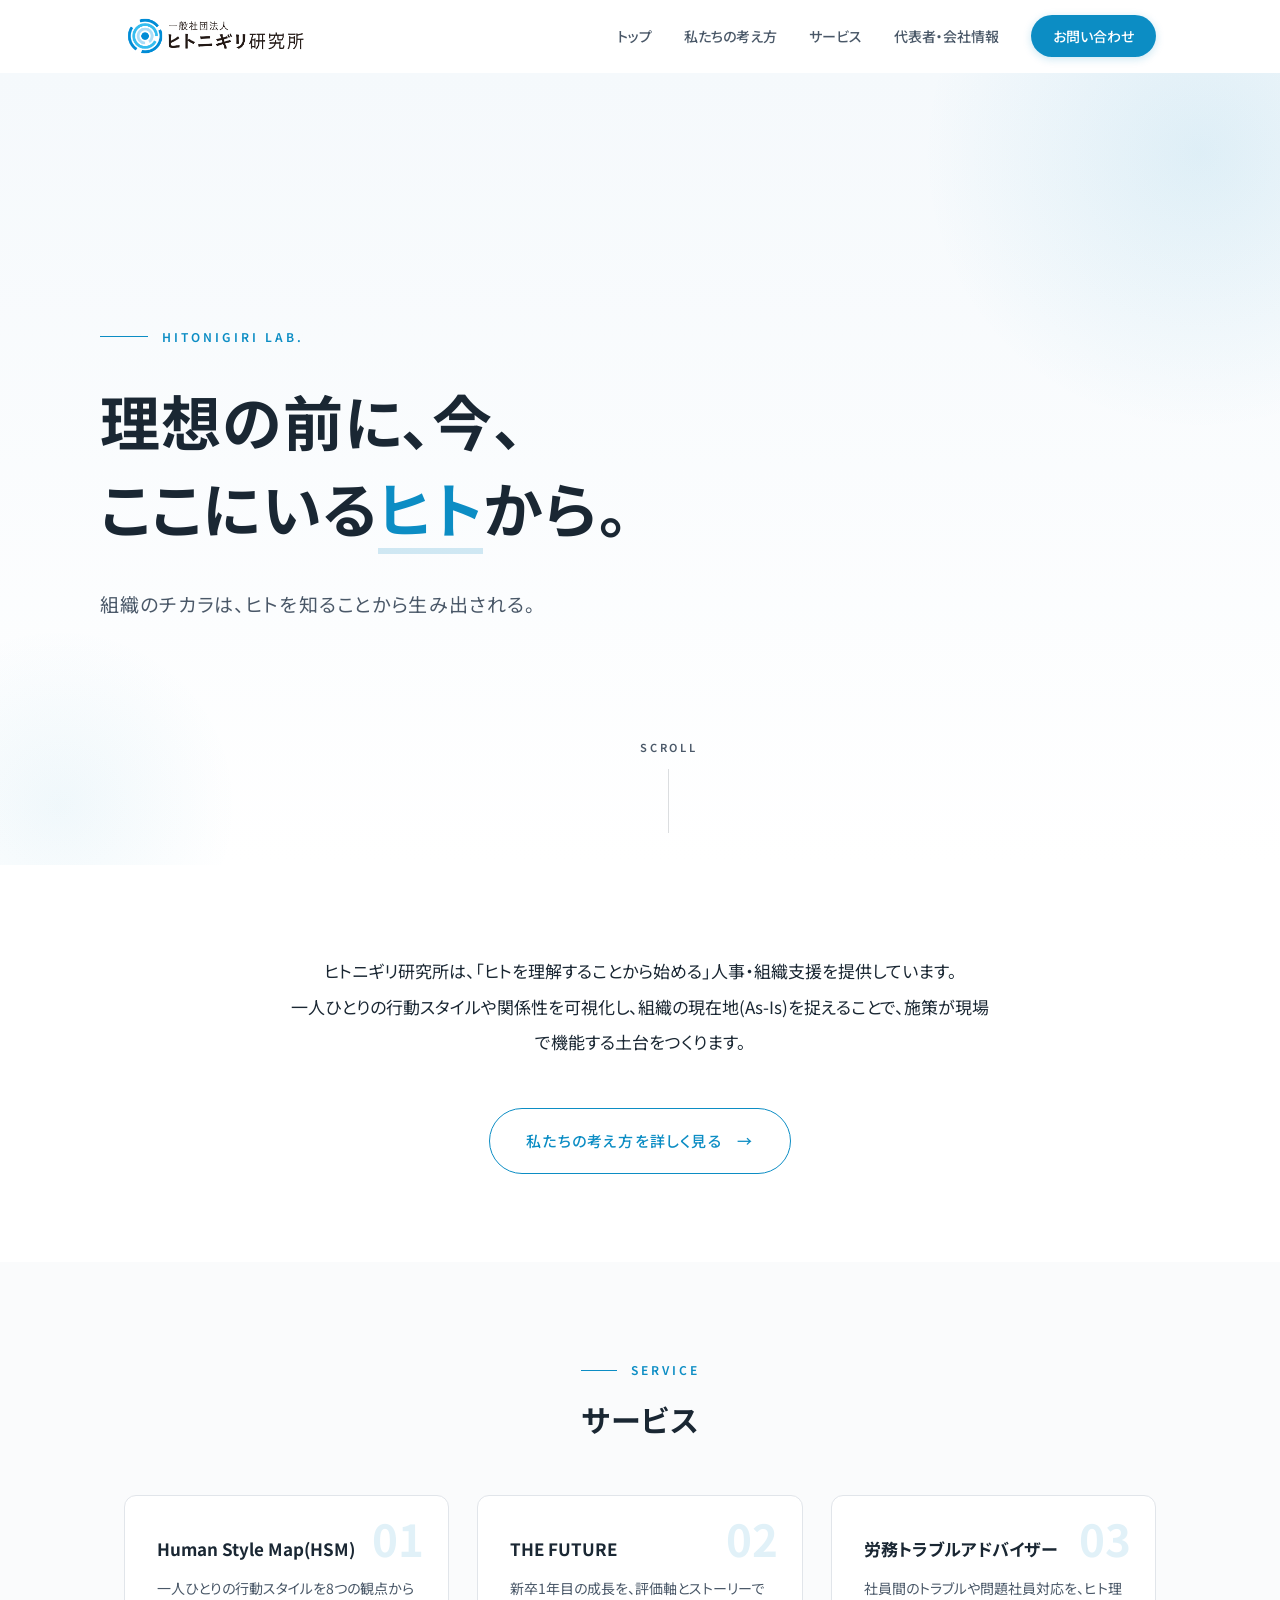
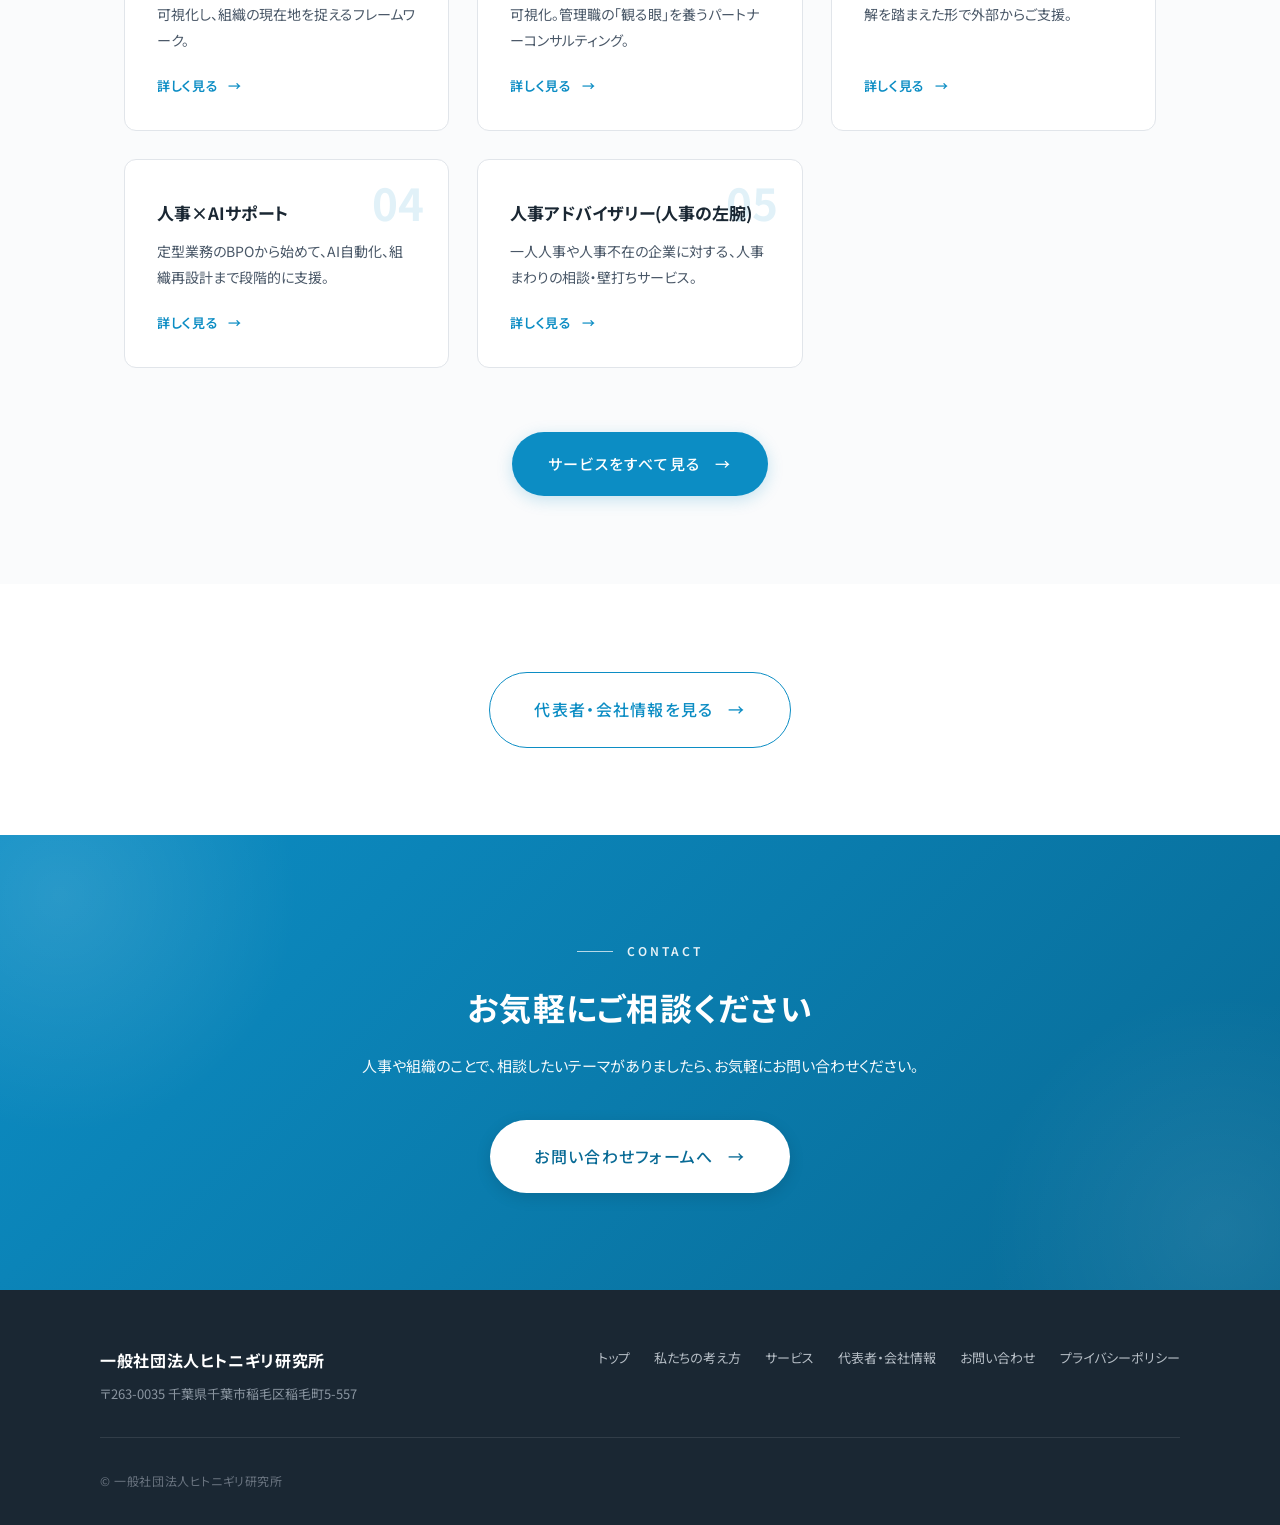
<file: index.html>
<!DOCTYPE html>
<html lang="ja">
<head>
<meta charset="UTF-8">
<meta name="viewport" content="width=device-width, initial-scale=1.0">
<meta name="description" content="ヒトニギリ研究所は、「ヒトを知ることから始める」人事・組織支援を提供しています。一人ひとりの行動スタイルや関係性を可視化し、組織の現在地(As-Is)を捉えます。">
<title>ヒトニギリ研究所 | 組織のチカラは、ヒトを知ることから生み出される。</title>
<link rel="canonical" href="https://hitonigiri.com/">
<meta property="og:type" content="website">
<meta property="og:url" content="https://hitonigiri.com/">
<meta property="og:title" content="ヒトニギリ研究所 | 組織のチカラは、ヒトを知ることから生み出される。">
<meta property="og:description" content="ヒトニギリ研究所は、「ヒトを知ることから始める」人事・組織支援を提供しています。一人ひとりの行動スタイルや関係性を可視化し、組織の現在地(As-Is)を捉えます。">
<meta property="og:image" content="https://hitonigiri.com/assets/images/logo.png">
<meta property="og:site_name" content="ヒトニギリ研究所">
<meta property="og:locale" content="ja_JP">
<meta name="twitter:card" content="summary">
<meta name="twitter:title" content="ヒトニギリ研究所 | 組織のチカラは、ヒトを知ることから生み出される。">
<meta name="twitter:description" content="ヒトニギリ研究所は、「ヒトを知ることから始める」人事・組織支援を提供しています。一人ひとりの行動スタイルや関係性を可視化し、組織の現在地(As-Is)を捉えます。">
<meta name="twitter:image" content="https://hitonigiri.com/assets/images/logo.png">
<script type="application/ld+json">
{
  "@context": "https://schema.org",
  "@type": "Organization",
  "name": "一般社団法人ヒトニギリ研究所",
  "alternateName": "ヒトニギリ研究所",
  "url": "https://hitonigiri.com/",
  "logo": "https://hitonigiri.com/assets/images/logo.png",
  "image": "https://hitonigiri.com/assets/images/logo.png",
  "description": "ヒトニギリ研究所は、「ヒトを知ることから始める」人事・組織支援を提供する一般社団法人。一人ひとりの行動スタイルや関係性を可視化し、組織の現在地(As-Is)を捉えることで、人事戦略や組織施策が現場で機能する土台をつくる。",
  "foundingDate": "2026-04-01",
  "founder": {
    "@type": "Person",
    "name": "嘉野 均",
    "jobTitle": "代表理事"
  },
  "address": {
    "@type": "PostalAddress",
    "postalCode": "263-0035",
    "addressCountry": "JP",
    "addressRegion": "千葉県",
    "addressLocality": "千葉市稲毛区",
    "streetAddress": "稲毛町5-557"
  },
  "areaServed": "JP",
  "knowsAbout": [
    "人事コンサルティング",
    "組織開発",
    "人事業務BPO",
    "労務トラブル対応",
    "Human Style Map",
    "新卒育成",
    "人事×AI"
  ]
}
</script>
<script type="application/ld+json">
{
  "@context": "https://schema.org",
  "@type": "WebSite",
  "name": "ヒトニギリ研究所",
  "url": "https://hitonigiri.com/",
  "inLanguage": "ja",
  "publisher": {
    "@type": "Organization",
    "name": "一般社団法人ヒトニギリ研究所"
  }
}
</script>
<link rel="icon" type="image/png" href="assets/images/favicon.png">
<link rel="stylesheet" href="css/style.css">
<link rel="preconnect" href="https://fonts.googleapis.com">
<link rel="preconnect" href="https://fonts.gstatic.com" crossorigin>
<link rel="stylesheet" href="https://fonts.googleapis.com/css2?family=Noto+Sans+JP:wght@400;500;700&display=swap">
</head>
<body>

<header class="site-header">
  <div class="site-header__inner">
    <a href="./" class="site-logo"><img src="assets/images/logo.png" alt="一般社団法人ヒトニギリ研究所"></a>
    <button class="nav-toggle" aria-label="メニューを開く" aria-expanded="false">
      <span></span><span></span><span></span>
    </button>
    <nav class="site-nav" aria-label="グローバルナビゲーション">
      <ul>
        <li><a href="./">トップ</a></li>
        <li><a href="philosophy/">私たちの考え方</a></li>
        <li><a href="services/">サービス</a></li>
        <li><a href="about/">代表者・会社情報</a></li>
        <li><a href="contact/" class="nav-cta">お問い合わせ</a></li>
      </ul>
    </nav>
  </div>
</header>

<main>

  <section class="hero">
    <div class="hero__inner">
      <span class="hero__eyebrow">Hitonigiri Lab.</span>
      <h1 class="hero__main">理想の前に、今、<br>ここにいる<span class="accent">ヒト</span>から。</h1>
      <p class="hero__sub">組織のチカラは、ヒトを知ることから生み出される。</p>
    </div>
    <div class="scroll-indicator" aria-hidden="true">
      <span class="scroll-indicator__label">Scroll</span>
      <span class="scroll-indicator__line"></span>
    </div>
  </section>

  <section class="section">
    <div class="container-narrow" data-animate="fade-up">
      <p class="prose__intro" style="font-size:17px;line-height:2.1;color:var(--color-ink);text-align:center;">
        ヒトニギリ研究所は、「ヒトを理解することから始める」人事・組織支援を提供しています。<br>
        一人ひとりの行動スタイルや関係性を可視化し、組織の現在地(As-Is)を捉えることで、施策が現場で機能する土台をつくります。
      </p>
      <div style="text-align:center;margin-top:48px;">
        <a href="philosophy/" class="btn btn--outline">
          私たちの考え方を詳しく見る <span class="btn__arrow">→</span>
        </a>
      </div>
    </div>
  </section>

  <section class="section section--soft">
    <div class="container">
      <div style="text-align:center;" data-animate="fade-up">
        <span class="section__eyebrow">Service</span>
        <h2 class="section__title">サービス</h2>
      </div>

      <div class="service-grid" data-stagger>
        <article class="service-card">
          <span class="service-card__num">01</span>
          <h3 class="service-card__title">Human Style Map(HSM)</h3>
          <p class="service-card__desc">一人ひとりの行動スタイルを8つの観点から可視化し、組織の現在地を捉えるフレームワーク。</p>
          <a href="services/hsm/" class="service-card__link">詳しく見る <span class="btn__arrow">→</span></a>
        </article>
        <article class="service-card">
          <span class="service-card__num">02</span>
          <h3 class="service-card__title">THE FUTURE</h3>
          <p class="service-card__desc">新卒1年目の成長を、評価軸とストーリーで可視化。管理職の「観る眼」を養うパートナーコンサルティング。</p>
          <a href="services/the-future/" class="service-card__link">詳しく見る <span class="btn__arrow">→</span></a>
        </article>
        <article class="service-card">
          <span class="service-card__num">03</span>
          <h3 class="service-card__title">労務トラブルアドバイザー</h3>
          <p class="service-card__desc">社員間のトラブルや問題社員対応を、ヒト理解を踏まえた形で外部からご支援。</p>
          <a href="services/labor-advisor/" class="service-card__link">詳しく見る <span class="btn__arrow">→</span></a>
        </article>
        <article class="service-card">
          <span class="service-card__num">04</span>
          <h3 class="service-card__title">人事×AIサポート</h3>
          <p class="service-card__desc">定型業務のBPOから始めて、AI自動化、組織再設計まで段階的に支援。</p>
          <a href="services/hr-ai/" class="service-card__link">詳しく見る <span class="btn__arrow">→</span></a>
        </article>
        <article class="service-card">
          <span class="service-card__num">05</span>
          <h3 class="service-card__title">人事アドバイザリー(人事の左腕)</h3>
          <p class="service-card__desc">一人人事や人事不在の企業に対する、人事まわりの相談・壁打ちサービス。</p>
          <a href="services/hr-advisory/" class="service-card__link">詳しく見る <span class="btn__arrow">→</span></a>
        </article>
      </div>

      <div style="text-align:center;" data-animate="fade-up">
        <a href="services/" class="btn btn--primary">
          サービスをすべて見る <span class="btn__arrow">→</span>
        </a>
      </div>
    </div>
  </section>

  <section class="section">
    <div class="container-narrow" style="text-align:center;" data-animate="fade-up">
      <a href="about/" class="btn btn--outline btn--large">
        代表者・会社情報を見る <span class="btn__arrow">→</span>
      </a>
    </div>
  </section>

  <section class="cta">
    <div class="cta__inner" data-animate="fade-up">
      <span class="cta__eyebrow">Contact</span>
      <h2 class="cta__title">お気軽にご相談ください</h2>
      <p class="cta__text">人事や組織のことで、相談したいテーマがありましたら、お気軽にお問い合わせください。</p>
      <a href="contact/" class="btn btn--white btn--large">
        お問い合わせフォームへ <span class="btn__arrow">→</span>
      </a>
    </div>
  </section>

</main>

<footer class="site-footer">
  <div class="site-footer__inner">
    <div class="site-footer__top">
      <div>
        <div class="site-footer__brand">一般社団法人ヒトニギリ研究所</div>
        <div class="site-footer__address">〒263-0035 千葉県千葉市稲毛区稲毛町5-557</div>
      </div>
      <nav class="site-footer__links" aria-label="フッターナビゲーション">
        <a href="./">トップ</a>
        <a href="philosophy/">私たちの考え方</a>
        <a href="services/">サービス</a>
        <a href="about/">代表者・会社情報</a>
        <a href="contact/">お問い合わせ</a>
        <a href="privacy/">プライバシーポリシー</a>
      </nav>
    </div>
    <div class="site-footer__copy">© 一般社団法人ヒトニギリ研究所</div>
  </div>
</footer>

<script src="js/main.js"></script>
</body>
</html>
</file>
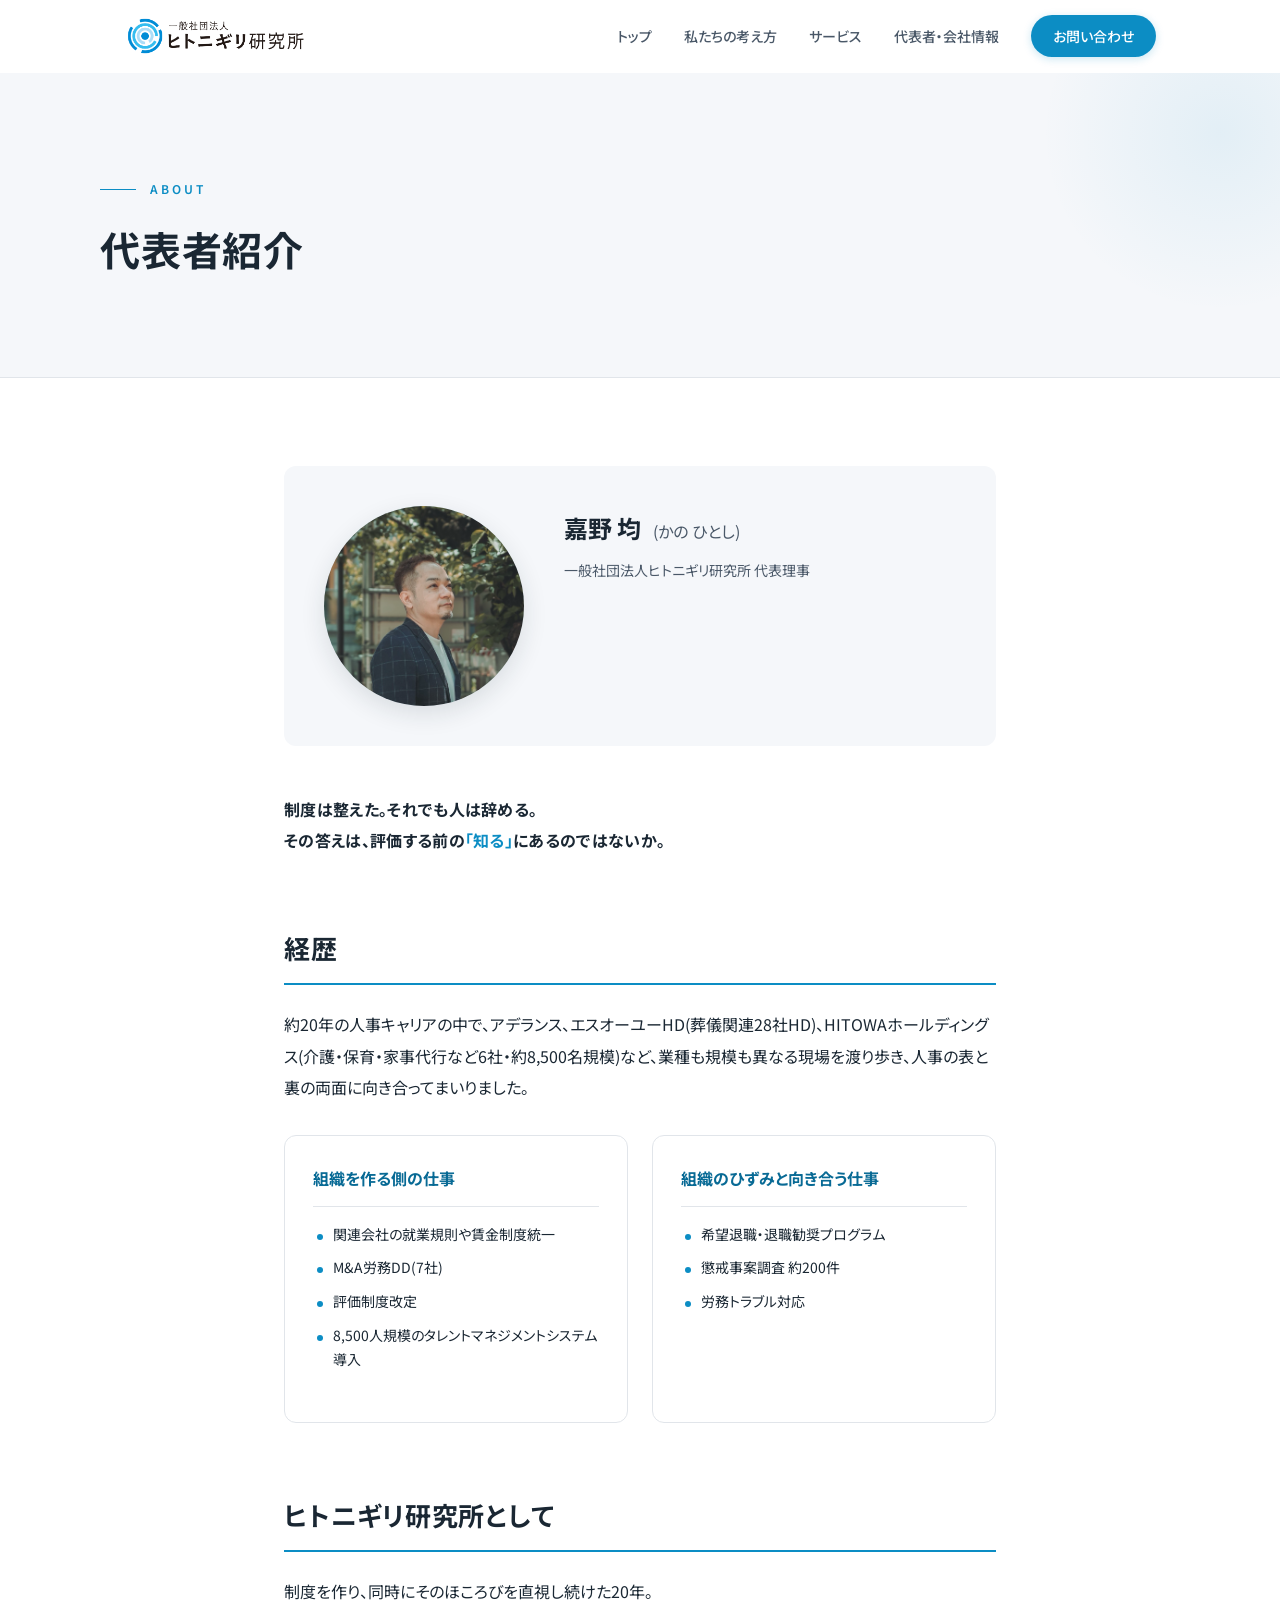
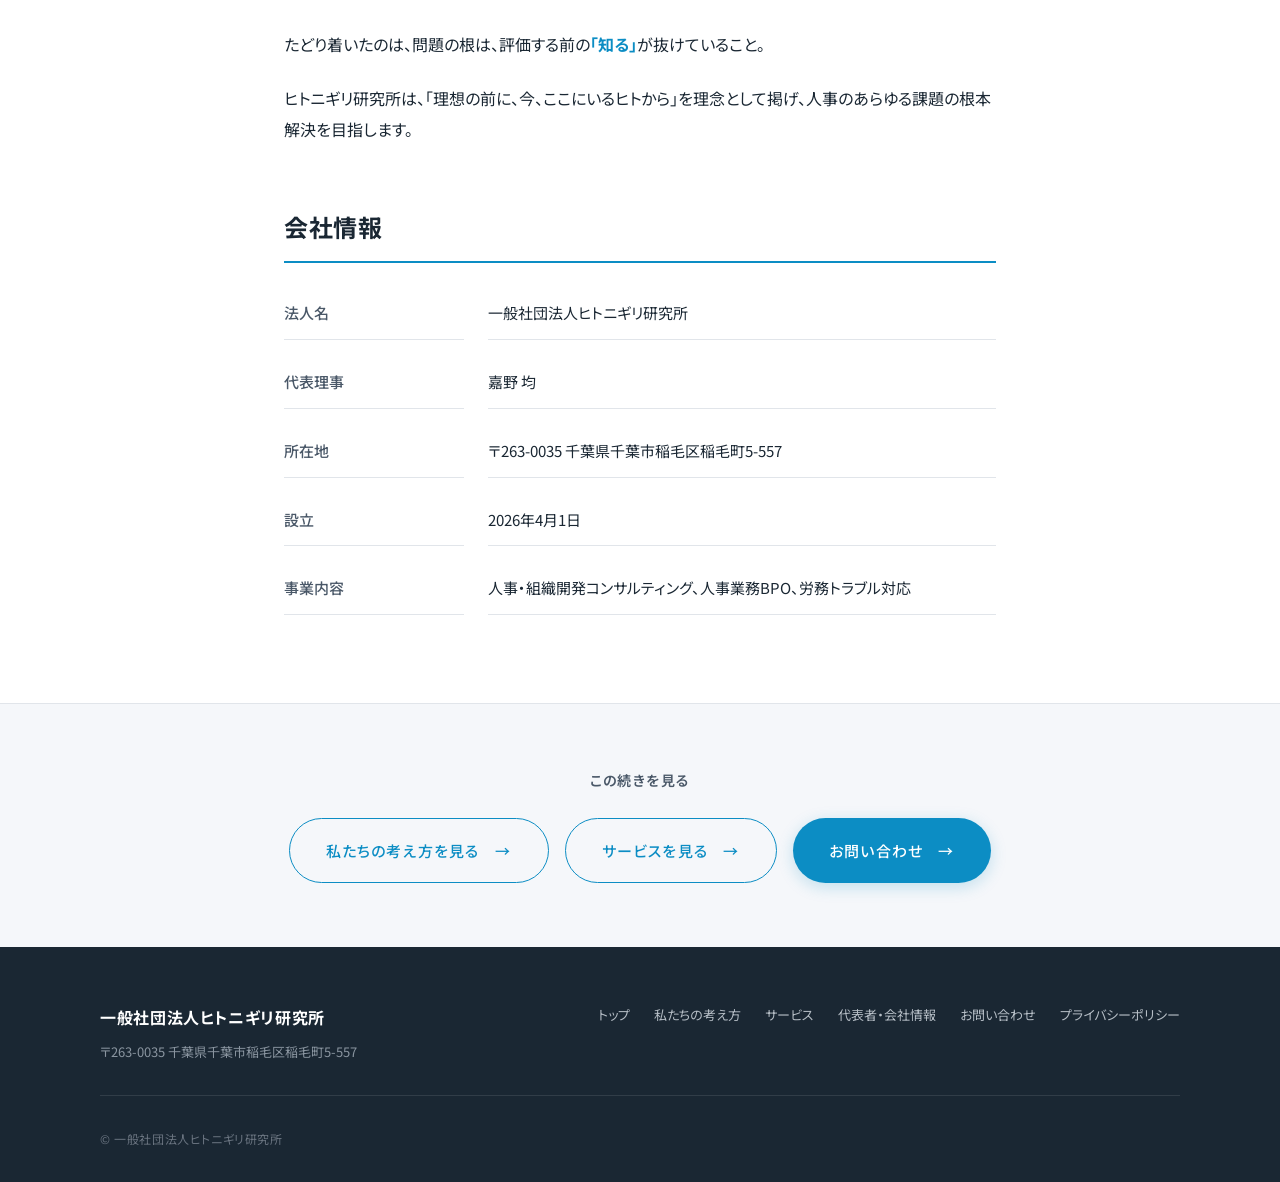
<file: about/index.html>
<!DOCTYPE html>
<html lang="ja">
<head>
<meta charset="UTF-8">
<meta name="viewport" content="width=device-width, initial-scale=1.0">
<meta name="description" content="一般社団法人ヒトニギリ研究所の代表者紹介と会社情報。代表理事 嘉野均は、約20年の人事キャリアの中で組織を作る側と組織のひずみに向き合う側の両面を経験してきました。">
<title>代表者紹介・会社情報 | ヒトニギリ研究所</title>
<link rel="canonical" href="https://hitonigiri.com/about/">
<meta property="og:type" content="profile">
<meta property="og:url" content="https://hitonigiri.com/about/">
<meta property="og:title" content="代表者紹介・会社情報 | ヒトニギリ研究所">
<meta property="og:description" content="一般社団法人ヒトニギリ研究所の代表者紹介と会社情報。代表理事 嘉野均は、約20年の人事キャリアの中で組織を作る側と組織のひずみに向き合う側の両面を経験してきました。">
<meta property="og:image" content="https://hitonigiri.com/assets/images/representative.png">
<meta property="og:site_name" content="ヒトニギリ研究所">
<meta property="og:locale" content="ja_JP">
<meta name="twitter:card" content="summary_large_image">
<meta name="twitter:title" content="代表者紹介・会社情報 | ヒトニギリ研究所">
<meta name="twitter:description" content="一般社団法人ヒトニギリ研究所の代表者紹介と会社情報。代表理事 嘉野均は、約20年の人事キャリアの中で組織を作る側と組織のひずみに向き合う側の両面を経験してきました。">
<meta name="twitter:image" content="https://hitonigiri.com/assets/images/representative.png">
<script type="application/ld+json">
{
  "@context": "https://schema.org",
  "@type": "AboutPage",
  "name": "代表者紹介・会社情報",
  "url": "https://hitonigiri.com/about/",
  "mainEntity": {
    "@type": "Person",
    "name": "嘉野 均",
    "alternateName": "Kano Hitoshi",
    "jobTitle": "代表理事",
    "image": "https://hitonigiri.com/assets/images/representative.png",
    "worksFor": {
      "@type": "Organization",
      "name": "一般社団法人ヒトニギリ研究所",
      "url": "https://hitonigiri.com/"
    },
    "description": "約20年の人事キャリアの中で、アデランス、エスオーユーHD、HITOWAホールディングス等で人事の表と裏の両面に従事。M&A労務DD、評価制度改定、タレントマネジメントシステム導入から、希望退職プログラム、懲戒事案調査約200件まで幅広く経験。"
  }
}
</script>
<link rel="icon" type="image/png" href="../assets/images/favicon.png">
<link rel="stylesheet" href="../css/style.css">
<link rel="preconnect" href="https://fonts.googleapis.com">
<link rel="preconnect" href="https://fonts.gstatic.com" crossorigin>
<link rel="stylesheet" href="https://fonts.googleapis.com/css2?family=Noto+Sans+JP:wght@400;500;700&display=swap">
</head>
<body>

<header class="site-header">
  <div class="site-header__inner">
    <a href="../" class="site-logo"><img src="../assets/images/logo.png" alt="一般社団法人ヒトニギリ研究所"></a>
    <button class="nav-toggle" aria-label="メニューを開く" aria-expanded="false">
      <span></span><span></span><span></span>
    </button>
    <nav class="site-nav" aria-label="グローバルナビゲーション">
      <ul>
        <li><a href="../">トップ</a></li>
        <li><a href="../philosophy/">私たちの考え方</a></li>
        <li><a href="../services/">サービス</a></li>
        <li><a href="../about/">代表者・会社情報</a></li>
        <li><a href="../contact/" class="nav-cta">お問い合わせ</a></li>
      </ul>
    </nav>
  </div>
</header>

<main>

  <section class="page-header">
    <div class="page-header__inner" data-animate="fade-up">
      <span class="page-header__eyebrow">About</span>
      <h1>代表者紹介</h1>
    </div>
  </section>

  <section class="section">
    <div class="container-narrow">

      <div class="profile-card" data-animate="fade-up">
        <div class="profile-card__photo">
          <img src="../assets/images/representative.png" alt="嘉野均 代表理事">
        </div>
        <div class="profile-card__info">
          <h2>嘉野 均<small style="font-size:16px;font-weight:400;color:var(--color-ink-soft);margin-left:12px;">(かの ひとし)</small></h2>
          <p class="profile-card__role">一般社団法人ヒトニギリ研究所 代表理事</p>
        </div>
      </div>

      <article class="prose" data-animate="fade-up">

        <p class="tagline">
          制度は整えた。それでも人は辞める。<br>
          その答えは、評価する前の<span class="accent">「知る」</span>にあるのではないか。
        </p>

        <h2>経歴</h2>
        <p>約20年の人事キャリアの中で、アデランス、エスオーユーHD(葬儀関連28社HD)、HITOWAホールディングス(介護・保育・家事代行など6社・約8,500名規模)など、業種も規模も異なる現場を渡り歩き、人事の表と裏の両面に向き合ってまいりました。</p>

        <div class="career-grid">
          <div class="career-card">
            <h4>組織を作る側の仕事</h4>
            <ul>
              <li>関連会社の就業規則や賃金制度統一</li>
              <li>M&amp;A労務DD(7社)</li>
              <li>評価制度改定</li>
              <li>8,500人規模のタレントマネジメントシステム導入</li>
            </ul>
          </div>
          <div class="career-card">
            <h4>組織のひずみと向き合う仕事</h4>
            <ul>
              <li>希望退職・退職勧奨プログラム</li>
              <li>懲戒事案調査 約200件</li>
              <li>労務トラブル対応</li>
            </ul>
          </div>
        </div>

        <h2>ヒトニギリ研究所として</h2>
        <p>制度を作り、同時にそのほころびを直視し続けた20年。</p>
        <p>たどり着いたのは、問題の根は、評価する前の<span class="accent">「知る」</span>が抜けていること。</p>
        <p>ヒトニギリ研究所は、「理想の前に、今、ここにいるヒトから」を理念として掲げ、人事のあらゆる課題の根本解決を目指します。</p>

        <div class="company-info">
          <h2>会社情報</h2>
          <dl>
            <dt>法人名</dt>
            <dd>一般社団法人ヒトニギリ研究所</dd>
            <dt>代表理事</dt>
            <dd>嘉野 均</dd>
            <dt>所在地</dt>
            <dd>〒263-0035 千葉県千葉市稲毛区稲毛町5-557</dd>
            <dt>設立</dt>
            <dd>2026年4月1日</dd>
            <dt>事業内容</dt>
            <dd>人事・組織開発コンサルティング、人事業務BPO、労務トラブル対応</dd>
          </dl>
        </div>

      </article>
    </div>
  </section>

  <section class="page-nav">
    <div class="container">
      <p class="page-nav__title">この続きを見る</p>
      <div class="page-nav__links">
        <a href="../philosophy/" class="btn btn--outline">私たちの考え方を見る <span class="btn__arrow">→</span></a>
        <a href="../services/" class="btn btn--outline">サービスを見る <span class="btn__arrow">→</span></a>
        <a href="../contact/" class="btn btn--primary">お問い合わせ <span class="btn__arrow">→</span></a>
      </div>
    </div>
  </section>

</main>

<footer class="site-footer">
  <div class="site-footer__inner">
    <div class="site-footer__top">
      <div>
        <div class="site-footer__brand">一般社団法人ヒトニギリ研究所</div>
        <div class="site-footer__address">〒263-0035 千葉県千葉市稲毛区稲毛町5-557</div>
      </div>
      <nav class="site-footer__links" aria-label="フッターナビゲーション">
        <a href="../">トップ</a>
        <a href="../philosophy/">私たちの考え方</a>
        <a href="../services/">サービス</a>
        <a href="../about/">代表者・会社情報</a>
        <a href="../contact/">お問い合わせ</a>
        <a href="../privacy/">プライバシーポリシー</a>
      </nav>
    </div>
    <div class="site-footer__copy">© 一般社団法人ヒトニギリ研究所</div>
  </div>
</footer>

<script src="../js/main.js"></script>
</body>
</html>
</file>
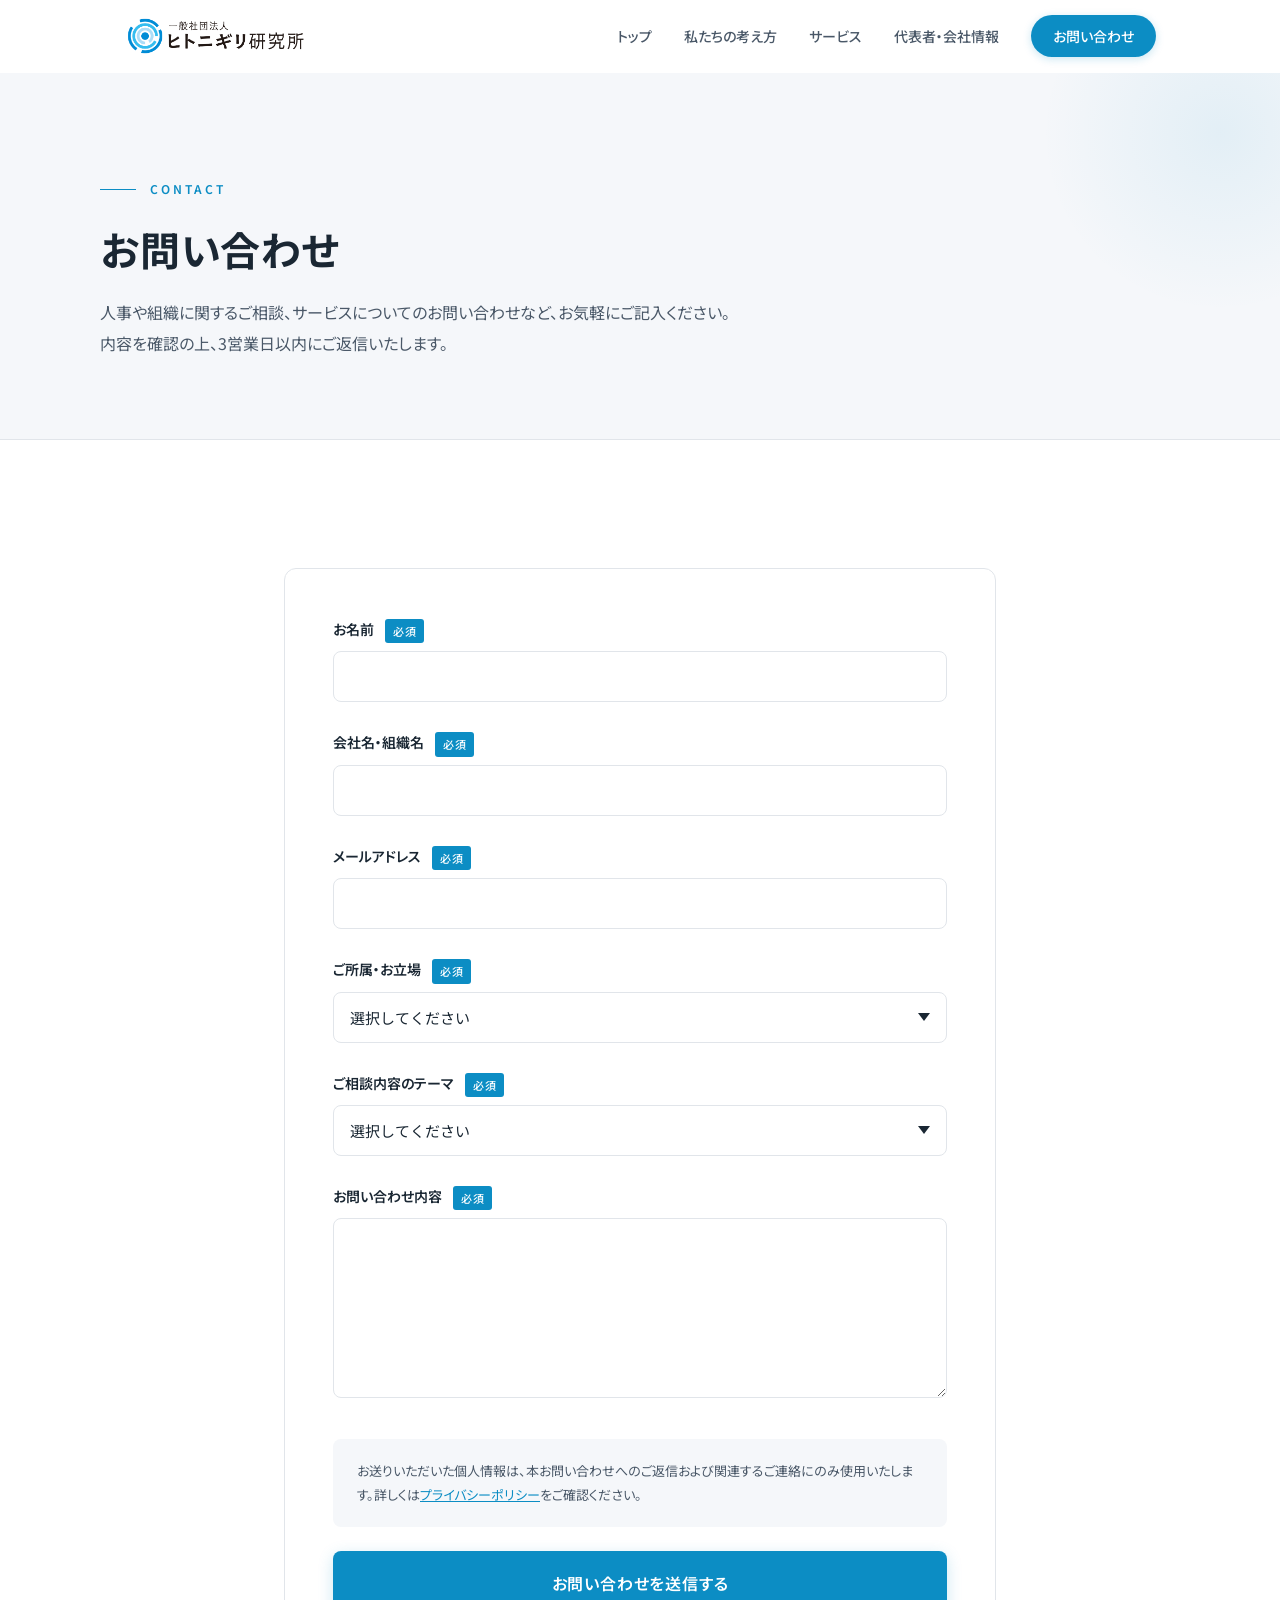
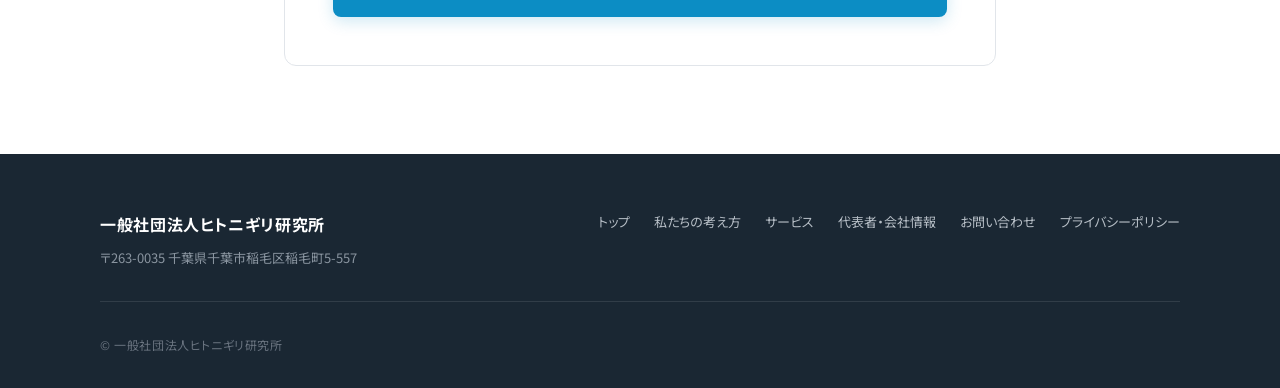
<file: contact/index.html>
<!DOCTYPE html>
<html lang="ja">
<head>
<meta charset="UTF-8">
<meta name="viewport" content="width=device-width, initial-scale=1.0">
<meta name="description" content="人事や組織に関するご相談、サービスについてのお問い合わせはこちらのフォームよりお気軽にどうぞ。">
<title>お問い合わせ | ヒトニギリ研究所</title>
<link rel="canonical" href="https://hitonigiri.com/contact/">
<meta property="og:type" content="website">
<meta property="og:url" content="https://hitonigiri.com/contact/">
<meta property="og:title" content="お問い合わせ | ヒトニギリ研究所">
<meta property="og:description" content="人事や組織に関するご相談、サービスについてのお問い合わせはこちらのフォームよりお気軽にどうぞ。">
<meta property="og:image" content="https://hitonigiri.com/assets/images/logo.png">
<meta property="og:site_name" content="ヒトニギリ研究所">
<meta property="og:locale" content="ja_JP">
<meta name="twitter:card" content="summary">
<meta name="twitter:title" content="お問い合わせ | ヒトニギリ研究所">
<meta name="twitter:description" content="人事や組織に関するご相談、サービスについてのお問い合わせはこちらのフォームよりお気軽にどうぞ。">
<meta name="twitter:image" content="https://hitonigiri.com/assets/images/logo.png">
<link rel="icon" type="image/png" href="../assets/images/favicon.png">
<link rel="stylesheet" href="../css/style.css">
<link rel="preconnect" href="https://fonts.googleapis.com">
<link rel="preconnect" href="https://fonts.gstatic.com" crossorigin>
<link rel="stylesheet" href="https://fonts.googleapis.com/css2?family=Noto+Sans+JP:wght@400;500;700&display=swap">
</head>
<body>

<header class="site-header">
  <div class="site-header__inner">
    <a href="../" class="site-logo"><img src="../assets/images/logo.png" alt="一般社団法人ヒトニギリ研究所"></a>
    <button class="nav-toggle" aria-label="メニューを開く" aria-expanded="false">
      <span></span><span></span><span></span>
    </button>
    <nav class="site-nav" aria-label="グローバルナビゲーション">
      <ul>
        <li><a href="../">トップ</a></li>
        <li><a href="../philosophy/">私たちの考え方</a></li>
        <li><a href="../services/">サービス</a></li>
        <li><a href="../about/">代表者・会社情報</a></li>
        <li><a href="../contact/" class="nav-cta">お問い合わせ</a></li>
      </ul>
    </nav>
  </div>
</header>

<main>

  <section class="page-header">
    <div class="page-header__inner" data-animate="fade-up">
      <span class="page-header__eyebrow">Contact</span>
      <h1>お問い合わせ</h1>
      <p class="page-header__lead">
        人事や組織に関するご相談、サービスについてのお問い合わせなど、お気軽にご記入ください。<br>
        内容を確認の上、3営業日以内にご返信いたします。
      </p>
    </div>
  </section>

  <section class="section">
    <div class="container-narrow" data-animate="fade-up">

      <form class="form" data-mock-submit data-complete-url="./complete/" novalidate>

        <div class="form-group">
          <label class="form-label" for="name">お名前 <span class="required">必須</span></label>
          <input type="text" id="name" name="name" class="form-input" required>
        </div>

        <div class="form-group">
          <label class="form-label" for="company">会社名・組織名 <span class="required">必須</span></label>
          <input type="text" id="company" name="company" class="form-input" required>
        </div>

        <div class="form-group">
          <label class="form-label" for="email">メールアドレス <span class="required">必須</span></label>
          <input type="email" id="email" name="email" class="form-input" required>
        </div>

        <div class="form-group">
          <label class="form-label" for="role">ご所属・お立場 <span class="required">必須</span></label>
          <select id="role" name="role" class="form-select" required>
            <option value="">選択してください</option>
            <option value="executive">経営者・役員</option>
            <option value="hr">人事担当者</option>
            <option value="manager">管理職</option>
            <option value="other">その他</option>
          </select>
        </div>

        <div class="form-group">
          <label class="form-label" for="topic">ご相談内容のテーマ <span class="required">必須</span></label>
          <select id="topic" name="topic" class="form-select" required>
            <option value="">選択してください</option>
            <option value="hsm">Human Style Map(HSM)について</option>
            <option value="the-future">THE FUTUREについて</option>
            <option value="labor-advisor">労務トラブルアドバイザーについて</option>
            <option value="hr-ai">人事×AIサポートについて</option>
            <option value="hr-advisory">人事アドバイザリー(人事の左腕)について</option>
            <option value="other">その他のご相談</option>
          </select>
        </div>

        <div class="form-group">
          <label class="form-label" for="message">お問い合わせ内容 <span class="required">必須</span></label>
          <textarea id="message" name="message" class="form-textarea" required></textarea>
        </div>

        <p class="form-notice">
          お送りいただいた個人情報は、本お問い合わせへのご返信および関連するご連絡にのみ使用いたします。詳しくは<a href="../privacy/">プライバシーポリシー</a>をご確認ください。
        </p>

        <button type="submit" class="form-submit">お問い合わせを送信する</button>
      </form>

    </div>
  </section>

</main>

<footer class="site-footer">
  <div class="site-footer__inner">
    <div class="site-footer__top">
      <div>
        <div class="site-footer__brand">一般社団法人ヒトニギリ研究所</div>
        <div class="site-footer__address">〒263-0035 千葉県千葉市稲毛区稲毛町5-557</div>
      </div>
      <nav class="site-footer__links" aria-label="フッターナビゲーション">
        <a href="../">トップ</a>
        <a href="../philosophy/">私たちの考え方</a>
        <a href="../services/">サービス</a>
        <a href="../about/">代表者・会社情報</a>
        <a href="../contact/">お問い合わせ</a>
        <a href="../privacy/">プライバシーポリシー</a>
      </nav>
    </div>
    <div class="site-footer__copy">© 一般社団法人ヒトニギリ研究所</div>
  </div>
</footer>

<script src="../js/main.js"></script>
</body>
</html>
</file>
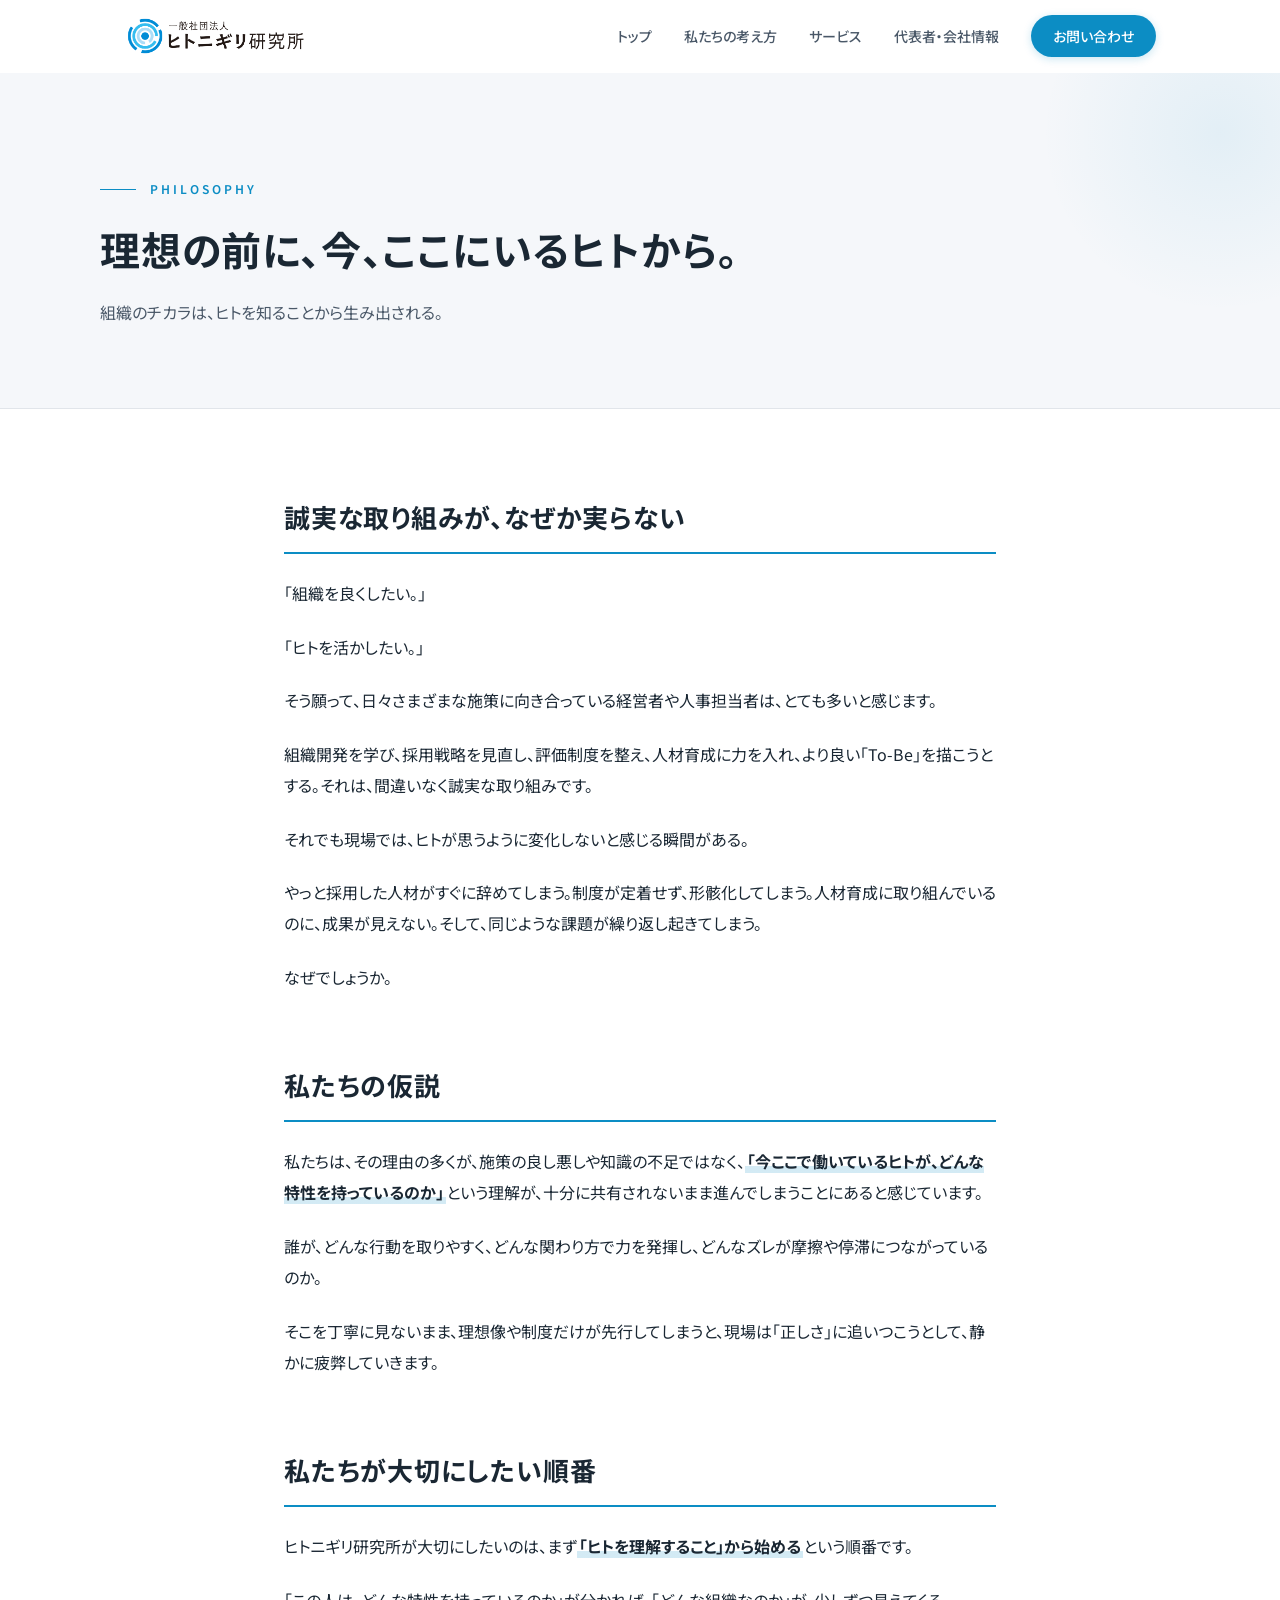
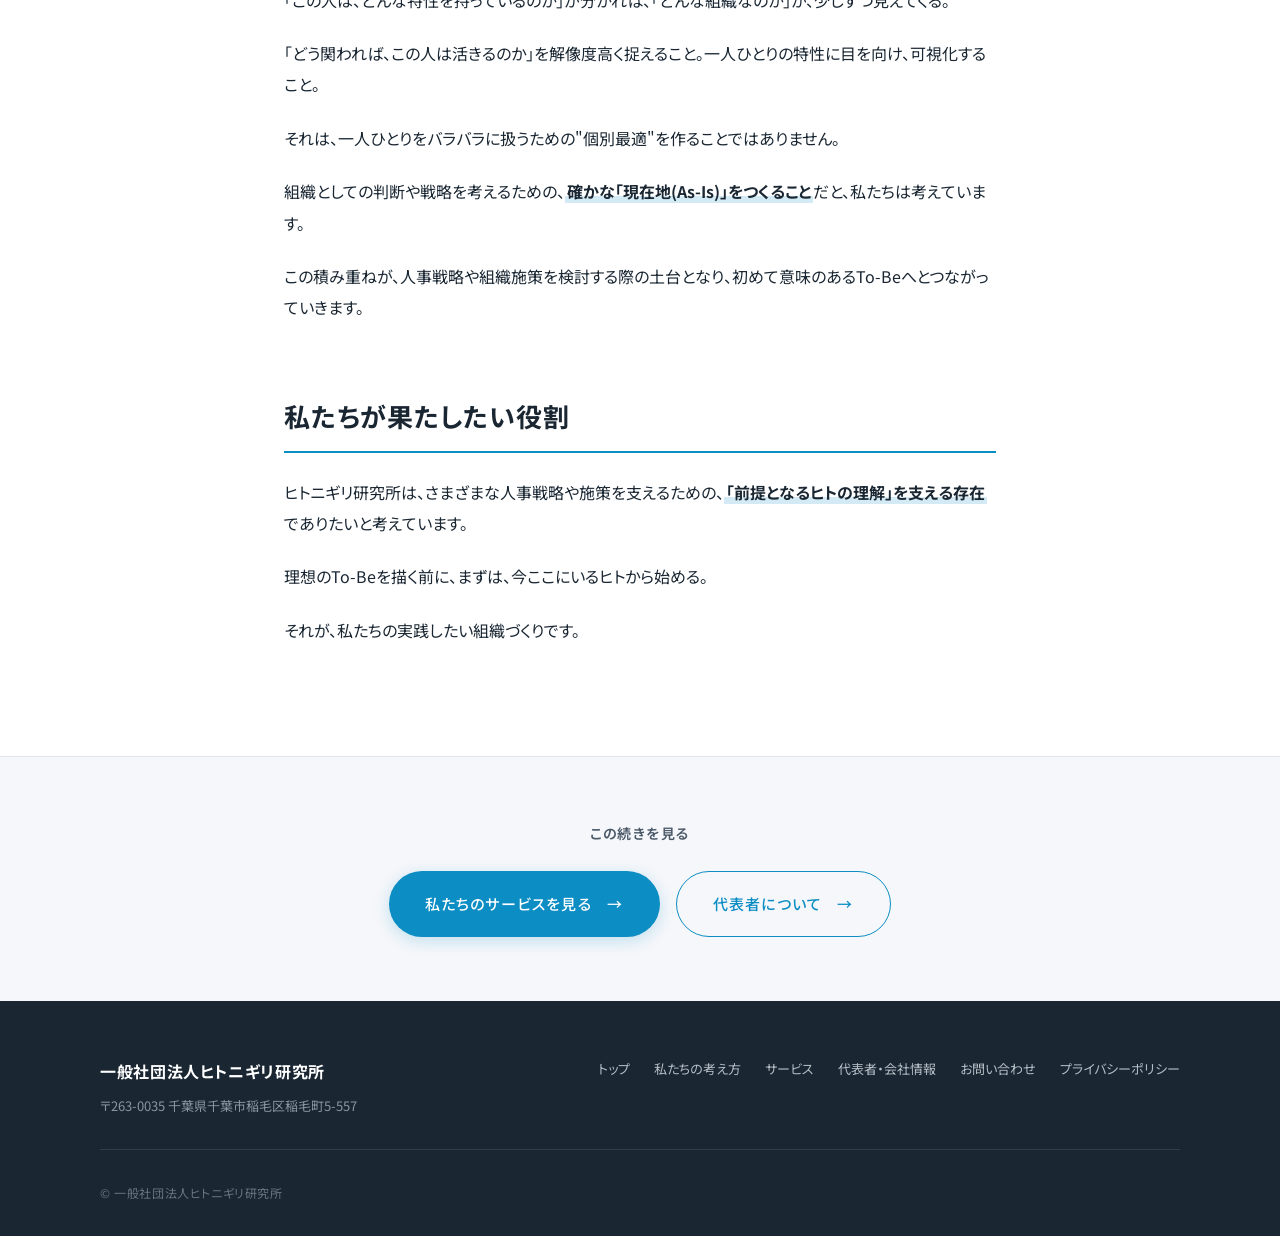
<file: philosophy/index.html>
<!DOCTYPE html>
<html lang="ja">
<head>
<meta charset="UTF-8">
<meta name="viewport" content="width=device-width, initial-scale=1.0">
<meta name="description" content="ヒトニギリ研究所が大切にしている、「ヒトを理解することから始める」という考え方をご紹介します。">
<title>私たちの考え方 | ヒトニギリ研究所</title>
<link rel="canonical" href="https://hitonigiri.com/philosophy/">
<meta property="og:type" content="article">
<meta property="og:url" content="https://hitonigiri.com/philosophy/">
<meta property="og:title" content="私たちの考え方 | ヒトニギリ研究所">
<meta property="og:description" content="ヒトニギリ研究所が大切にしている、「ヒトを理解することから始める」という考え方をご紹介します。">
<meta property="og:image" content="https://hitonigiri.com/assets/images/logo.png">
<meta property="og:site_name" content="ヒトニギリ研究所">
<meta property="og:locale" content="ja_JP">
<meta name="twitter:card" content="summary">
<meta name="twitter:title" content="私たちの考え方 | ヒトニギリ研究所">
<meta name="twitter:description" content="ヒトニギリ研究所が大切にしている、「ヒトを理解することから始める」という考え方をご紹介します。">
<meta name="twitter:image" content="https://hitonigiri.com/assets/images/logo.png">
<link rel="icon" type="image/png" href="../assets/images/favicon.png">
<link rel="stylesheet" href="../css/style.css">
<link rel="preconnect" href="https://fonts.googleapis.com">
<link rel="preconnect" href="https://fonts.gstatic.com" crossorigin>
<link rel="stylesheet" href="https://fonts.googleapis.com/css2?family=Noto+Sans+JP:wght@400;500;700&display=swap">
</head>
<body>

<header class="site-header">
  <div class="site-header__inner">
    <a href="../" class="site-logo"><img src="../assets/images/logo.png" alt="一般社団法人ヒトニギリ研究所"></a>
    <button class="nav-toggle" aria-label="メニューを開く" aria-expanded="false">
      <span></span><span></span><span></span>
    </button>
    <nav class="site-nav" aria-label="グローバルナビゲーション">
      <ul>
        <li><a href="../">トップ</a></li>
        <li><a href="../philosophy/">私たちの考え方</a></li>
        <li><a href="../services/">サービス</a></li>
        <li><a href="../about/">代表者・会社情報</a></li>
        <li><a href="../contact/" class="nav-cta">お問い合わせ</a></li>
      </ul>
    </nav>
  </div>
</header>

<main>

  <section class="page-header">
    <div class="page-header__inner" data-animate="fade-up">
      <span class="page-header__eyebrow">Philosophy</span>
      <h1>理想の前に、今、ここにいるヒトから。</h1>
      <p class="page-header__lead">組織のチカラは、ヒトを知ることから生み出される。</p>
    </div>
  </section>

  <section class="section">
    <div class="container-narrow">
      <article class="prose" data-animate="fade-up">

        <h2>誠実な取り組みが、なぜか実らない</h2>
        <p>「組織を良くしたい。」</p>
        <p>「ヒトを活かしたい。」</p>
        <p>そう願って、日々さまざまな施策に向き合っている経営者や人事担当者は、とても多いと感じます。</p>
        <p>組織開発を学び、採用戦略を見直し、評価制度を整え、人材育成に力を入れ、より良い「To-Be」を描こうとする。それは、間違いなく誠実な取り組みです。</p>
        <p>それでも現場では、ヒトが思うように変化しないと感じる瞬間がある。</p>
        <p>やっと採用した人材がすぐに辞めてしまう。制度が定着せず、形骸化してしまう。人材育成に取り組んでいるのに、成果が見えない。そして、同じような課題が繰り返し起きてしまう。</p>
        <p>なぜでしょうか。</p>

        <h2>私たちの仮説</h2>
        <p>私たちは、その理由の多くが、施策の良し悪しや知識の不足ではなく、<strong>「今ここで働いているヒトが、どんな特性を持っているのか」</strong>という理解が、十分に共有されないまま進んでしまうことにあると感じています。</p>
        <p>誰が、どんな行動を取りやすく、どんな関わり方で力を発揮し、どんなズレが摩擦や停滞につながっているのか。</p>
        <p>そこを丁寧に見ないまま、理想像や制度だけが先行してしまうと、現場は「正しさ」に追いつこうとして、静かに疲弊していきます。</p>

        <h2>私たちが大切にしたい順番</h2>
        <p>ヒトニギリ研究所が大切にしたいのは、まず<strong>「ヒトを理解すること」から始める</strong>という順番です。</p>
        <p>「この人は、どんな特性を持っているのか」が分かれば、「どんな組織なのか」が、少しずつ見えてくる。</p>
        <p>「どう関われば、この人は活きるのか」を解像度高く捉えること。一人ひとりの特性に目を向け、可視化すること。</p>
        <p>それは、一人ひとりをバラバラに扱うための"個別最適"を作ることではありません。</p>
        <p>組織としての判断や戦略を考えるための、<strong>確かな「現在地(As-Is)」をつくること</strong>だと、私たちは考えています。</p>
        <p>この積み重ねが、人事戦略や組織施策を検討する際の土台となり、初めて意味のあるTo-Beへとつながっていきます。</p>

        <h2>私たちが果たしたい役割</h2>
        <p>ヒトニギリ研究所は、さまざまな人事戦略や施策を支えるための、<strong>「前提となるヒトの理解」を支える存在</strong>でありたいと考えています。</p>
        <p>理想のTo-Beを描く前に、まずは、今ここにいるヒトから始める。</p>
        <p>それが、私たちの実践したい組織づくりです。</p>

      </article>
    </div>
  </section>

  <section class="page-nav">
    <div class="container">
      <p class="page-nav__title">この続きを見る</p>
      <div class="page-nav__links">
        <a href="../services/" class="btn btn--primary">私たちのサービスを見る <span class="btn__arrow">→</span></a>
        <a href="../about/" class="btn btn--outline">代表者について <span class="btn__arrow">→</span></a>
      </div>
    </div>
  </section>

</main>

<footer class="site-footer">
  <div class="site-footer__inner">
    <div class="site-footer__top">
      <div>
        <div class="site-footer__brand">一般社団法人ヒトニギリ研究所</div>
        <div class="site-footer__address">〒263-0035 千葉県千葉市稲毛区稲毛町5-557</div>
      </div>
      <nav class="site-footer__links" aria-label="フッターナビゲーション">
        <a href="../">トップ</a>
        <a href="../philosophy/">私たちの考え方</a>
        <a href="../services/">サービス</a>
        <a href="../about/">代表者・会社情報</a>
        <a href="../contact/">お問い合わせ</a>
        <a href="../privacy/">プライバシーポリシー</a>
      </nav>
    </div>
    <div class="site-footer__copy">© 一般社団法人ヒトニギリ研究所</div>
  </div>
</footer>

<script src="../js/main.js"></script>
</body>
</html>
</file>
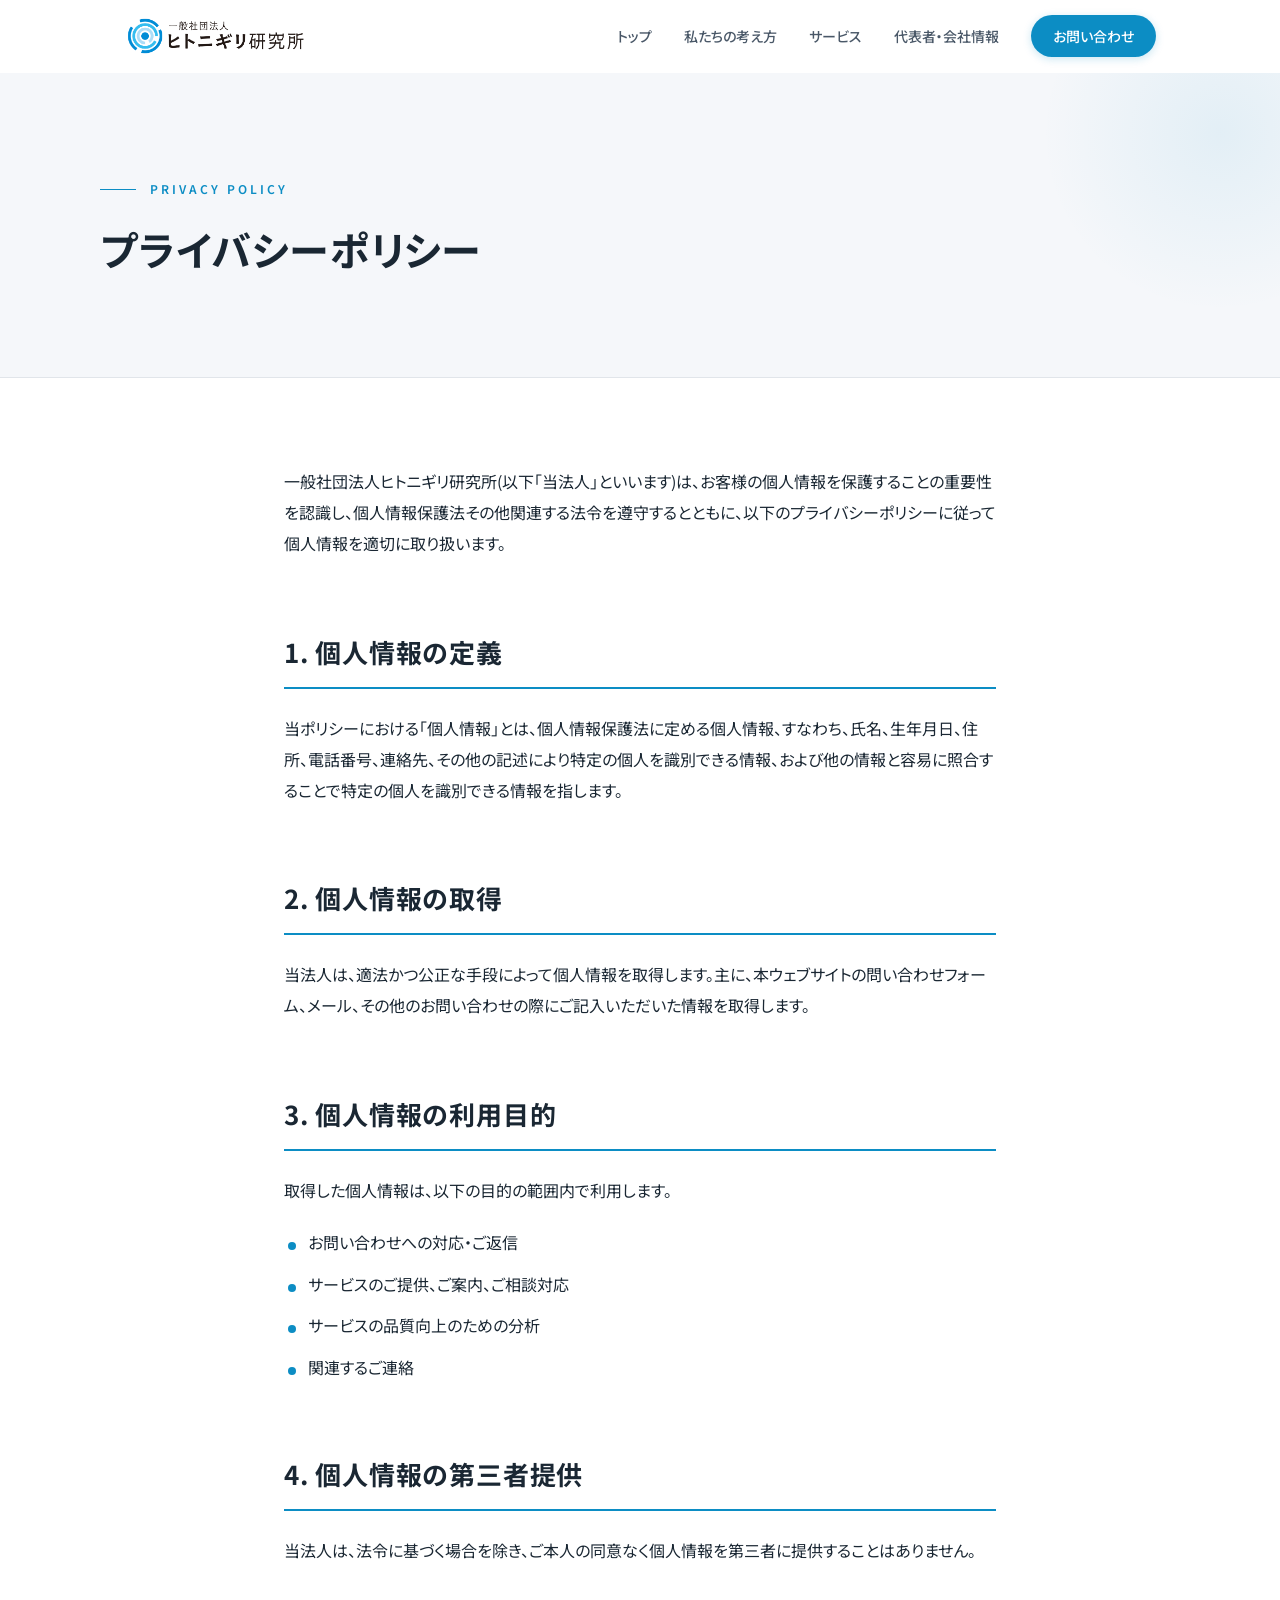
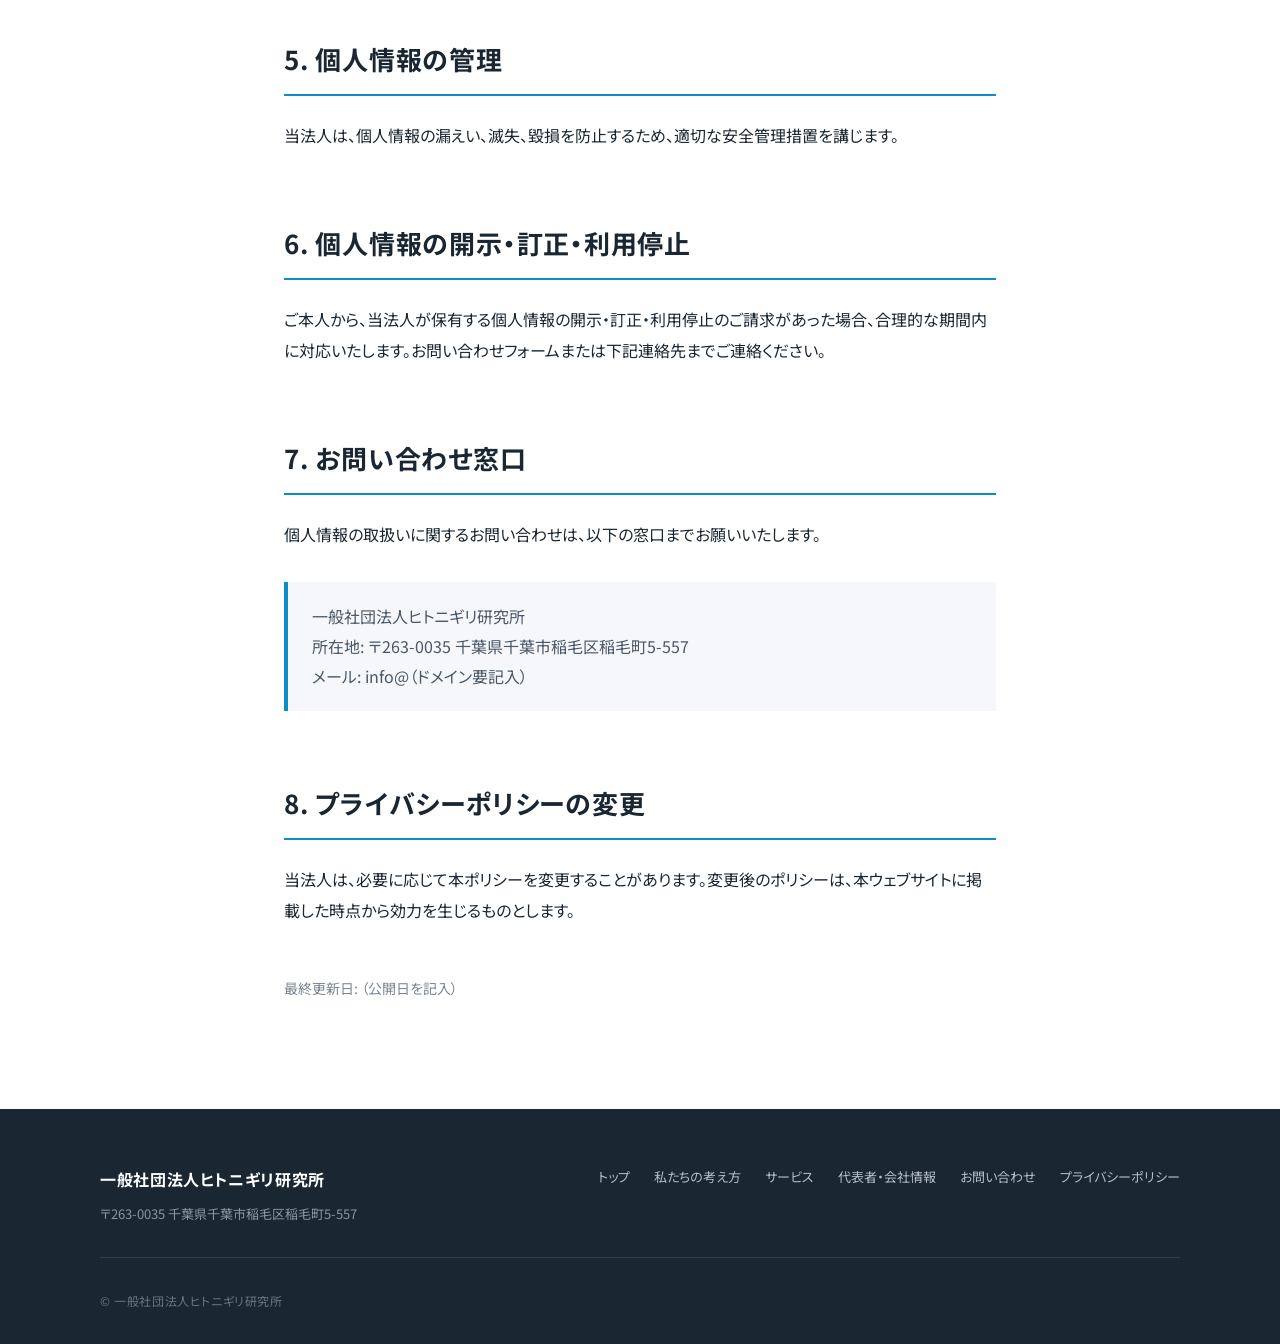
<file: privacy/index.html>
<!DOCTYPE html>
<html lang="ja">
<head>
<meta charset="UTF-8">
<meta name="viewport" content="width=device-width, initial-scale=1.0">
<meta name="description" content="一般社団法人ヒトニギリ研究所のプライバシーポリシー。">
<title>プライバシーポリシー | ヒトニギリ研究所</title>
<link rel="canonical" href="https://hitonigiri.com/privacy/">
<meta property="og:type" content="article">
<meta property="og:url" content="https://hitonigiri.com/privacy/">
<meta property="og:title" content="プライバシーポリシー | ヒトニギリ研究所">
<meta property="og:description" content="一般社団法人ヒトニギリ研究所のプライバシーポリシー。">
<meta property="og:image" content="https://hitonigiri.com/assets/images/logo.png">
<meta property="og:site_name" content="ヒトニギリ研究所">
<meta property="og:locale" content="ja_JP">
<meta name="twitter:card" content="summary">
<meta name="twitter:title" content="プライバシーポリシー | ヒトニギリ研究所">
<meta name="twitter:description" content="一般社団法人ヒトニギリ研究所のプライバシーポリシー。">
<meta name="twitter:image" content="https://hitonigiri.com/assets/images/logo.png">
<link rel="icon" type="image/png" href="../assets/images/favicon.png">
<link rel="stylesheet" href="../css/style.css">
<link rel="preconnect" href="https://fonts.googleapis.com">
<link rel="preconnect" href="https://fonts.gstatic.com" crossorigin>
<link rel="stylesheet" href="https://fonts.googleapis.com/css2?family=Noto+Sans+JP:wght@400;500;700&display=swap">
</head>
<body>

<header class="site-header">
  <div class="site-header__inner">
    <a href="../" class="site-logo"><img src="../assets/images/logo.png" alt="一般社団法人ヒトニギリ研究所"></a>
    <button class="nav-toggle" aria-label="メニューを開く" aria-expanded="false">
      <span></span><span></span><span></span>
    </button>
    <nav class="site-nav" aria-label="グローバルナビゲーション">
      <ul>
        <li><a href="../">トップ</a></li>
        <li><a href="../philosophy/">私たちの考え方</a></li>
        <li><a href="../services/">サービス</a></li>
        <li><a href="../about/">代表者・会社情報</a></li>
        <li><a href="../contact/" class="nav-cta">お問い合わせ</a></li>
      </ul>
    </nav>
  </div>
</header>

<main>

  <section class="page-header">
    <div class="page-header__inner" data-animate="fade-up">
      <span class="page-header__eyebrow">Privacy Policy</span>
      <h1>プライバシーポリシー</h1>
    </div>
  </section>

  <section class="section">
    <div class="container-narrow">
      <article class="prose" data-animate="fade-up">

        <p>一般社団法人ヒトニギリ研究所(以下「当法人」といいます)は、お客様の個人情報を保護することの重要性を認識し、個人情報保護法その他関連する法令を遵守するとともに、以下のプライバシーポリシーに従って個人情報を適切に取り扱います。</p>

        <h2>1. 個人情報の定義</h2>
        <p>当ポリシーにおける「個人情報」とは、個人情報保護法に定める個人情報、すなわち、氏名、生年月日、住所、電話番号、連絡先、その他の記述により特定の個人を識別できる情報、および他の情報と容易に照合することで特定の個人を識別できる情報を指します。</p>

        <h2>2. 個人情報の取得</h2>
        <p>当法人は、適法かつ公正な手段によって個人情報を取得します。主に、本ウェブサイトの問い合わせフォーム、メール、その他のお問い合わせの際にご記入いただいた情報を取得します。</p>

        <h2>3. 個人情報の利用目的</h2>
        <p>取得した個人情報は、以下の目的の範囲内で利用します。</p>
        <ul>
          <li>お問い合わせへの対応・ご返信</li>
          <li>サービスのご提供、ご案内、ご相談対応</li>
          <li>サービスの品質向上のための分析</li>
          <li>関連するご連絡</li>
        </ul>

        <h2>4. 個人情報の第三者提供</h2>
        <p>当法人は、法令に基づく場合を除き、ご本人の同意なく個人情報を第三者に提供することはありません。</p>

        <h2>5. 個人情報の管理</h2>
        <p>当法人は、個人情報の漏えい、滅失、毀損を防止するため、適切な安全管理措置を講じます。</p>

        <h2>6. 個人情報の開示・訂正・利用停止</h2>
        <p>ご本人から、当法人が保有する個人情報の開示・訂正・利用停止のご請求があった場合、合理的な期間内に対応いたします。お問い合わせフォームまたは下記連絡先までご連絡ください。</p>

        <h2>7. お問い合わせ窓口</h2>
        <p>個人情報の取扱いに関するお問い合わせは、以下の窓口までお願いいたします。</p>
        <blockquote>
          一般社団法人ヒトニギリ研究所<br>
          所在地: 〒263-0035 千葉県千葉市稲毛区稲毛町5-557<br>
          メール: info@（ドメイン要記入）
        </blockquote>

        <h2>8. プライバシーポリシーの変更</h2>
        <p>当法人は、必要に応じて本ポリシーを変更することがあります。変更後のポリシーは、本ウェブサイトに掲載した時点から効力を生じるものとします。</p>

        <p style="margin-top:48px;font-size:14px;color:var(--color-ink-mute);">最終更新日: （公開日を記入）</p>

      </article>
    </div>
  </section>

</main>

<footer class="site-footer">
  <div class="site-footer__inner">
    <div class="site-footer__top">
      <div>
        <div class="site-footer__brand">一般社団法人ヒトニギリ研究所</div>
        <div class="site-footer__address">〒263-0035 千葉県千葉市稲毛区稲毛町5-557</div>
      </div>
      <nav class="site-footer__links" aria-label="フッターナビゲーション">
        <a href="../">トップ</a>
        <a href="../philosophy/">私たちの考え方</a>
        <a href="../services/">サービス</a>
        <a href="../about/">代表者・会社情報</a>
        <a href="../contact/">お問い合わせ</a>
        <a href="../privacy/">プライバシーポリシー</a>
      </nav>
    </div>
    <div class="site-footer__copy">© 一般社団法人ヒトニギリ研究所</div>
  </div>
</footer>

<script src="../js/main.js"></script>
</body>
</html>
</file>
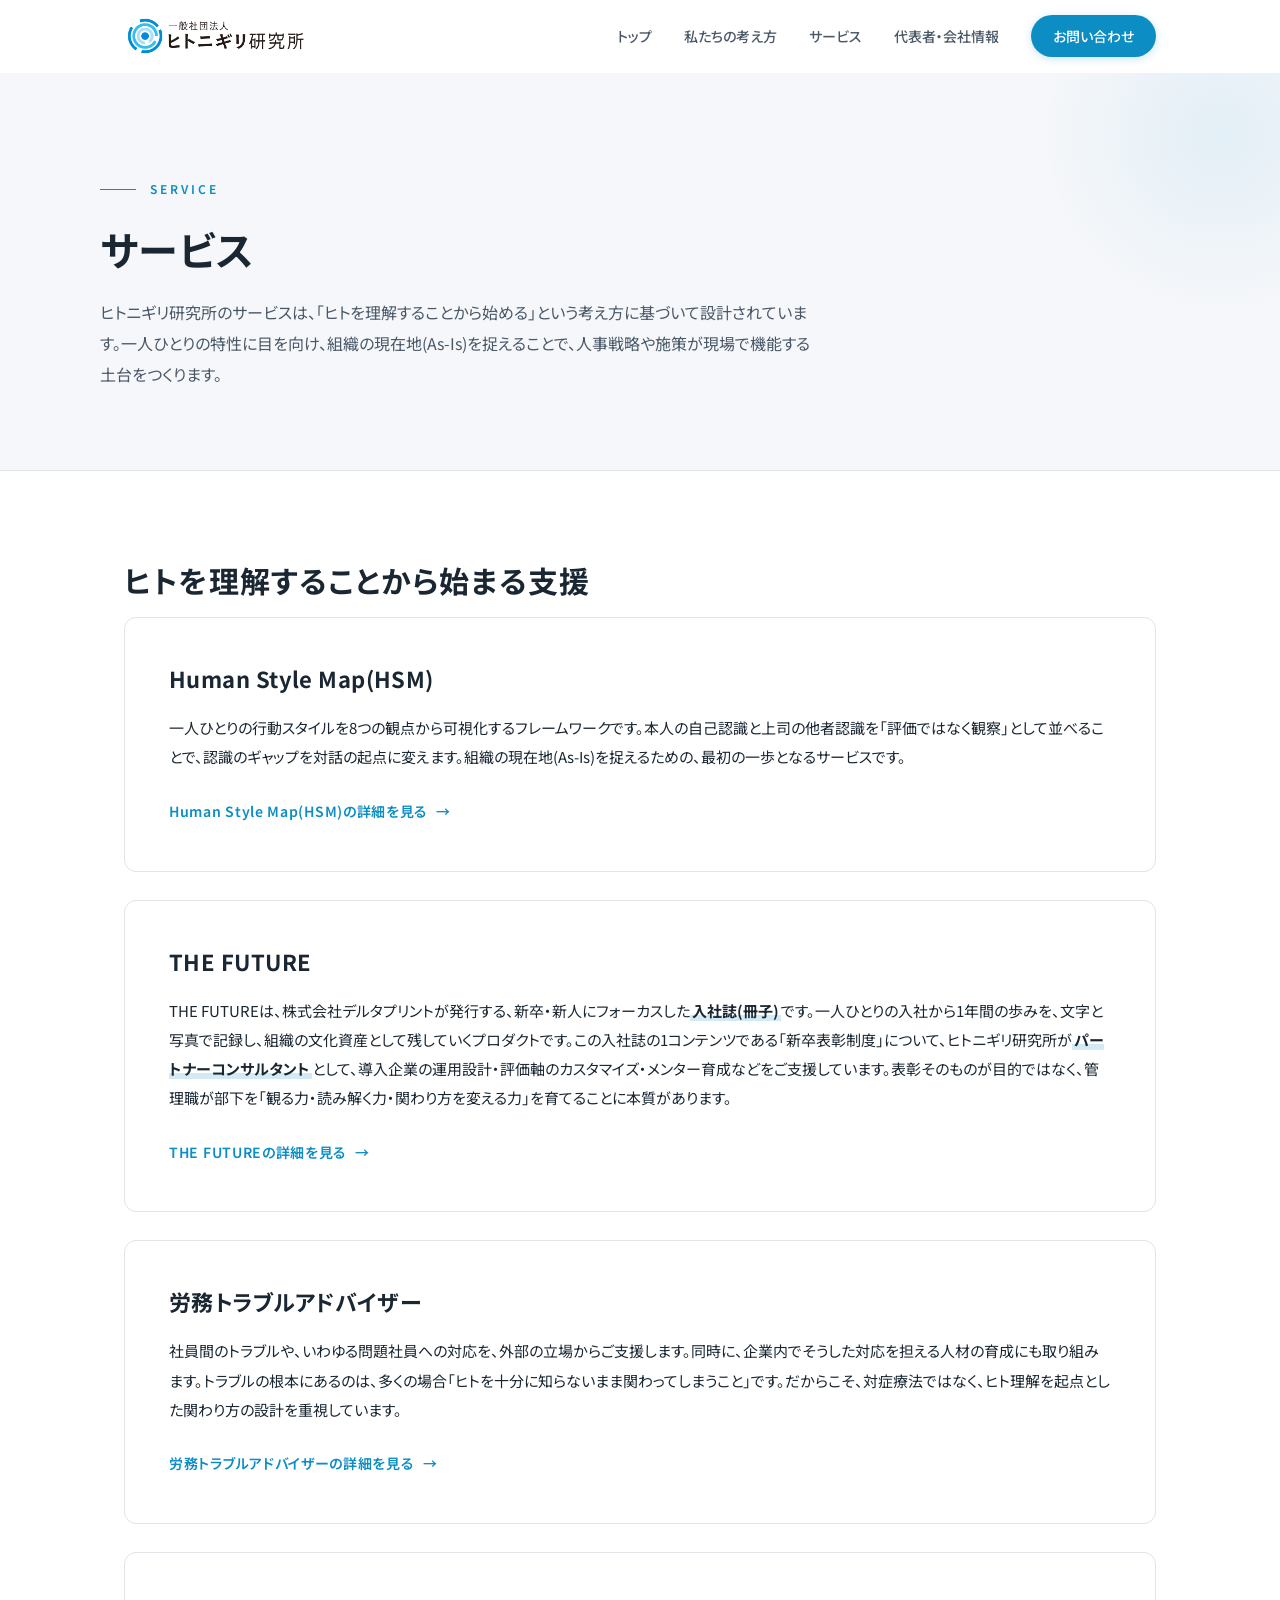
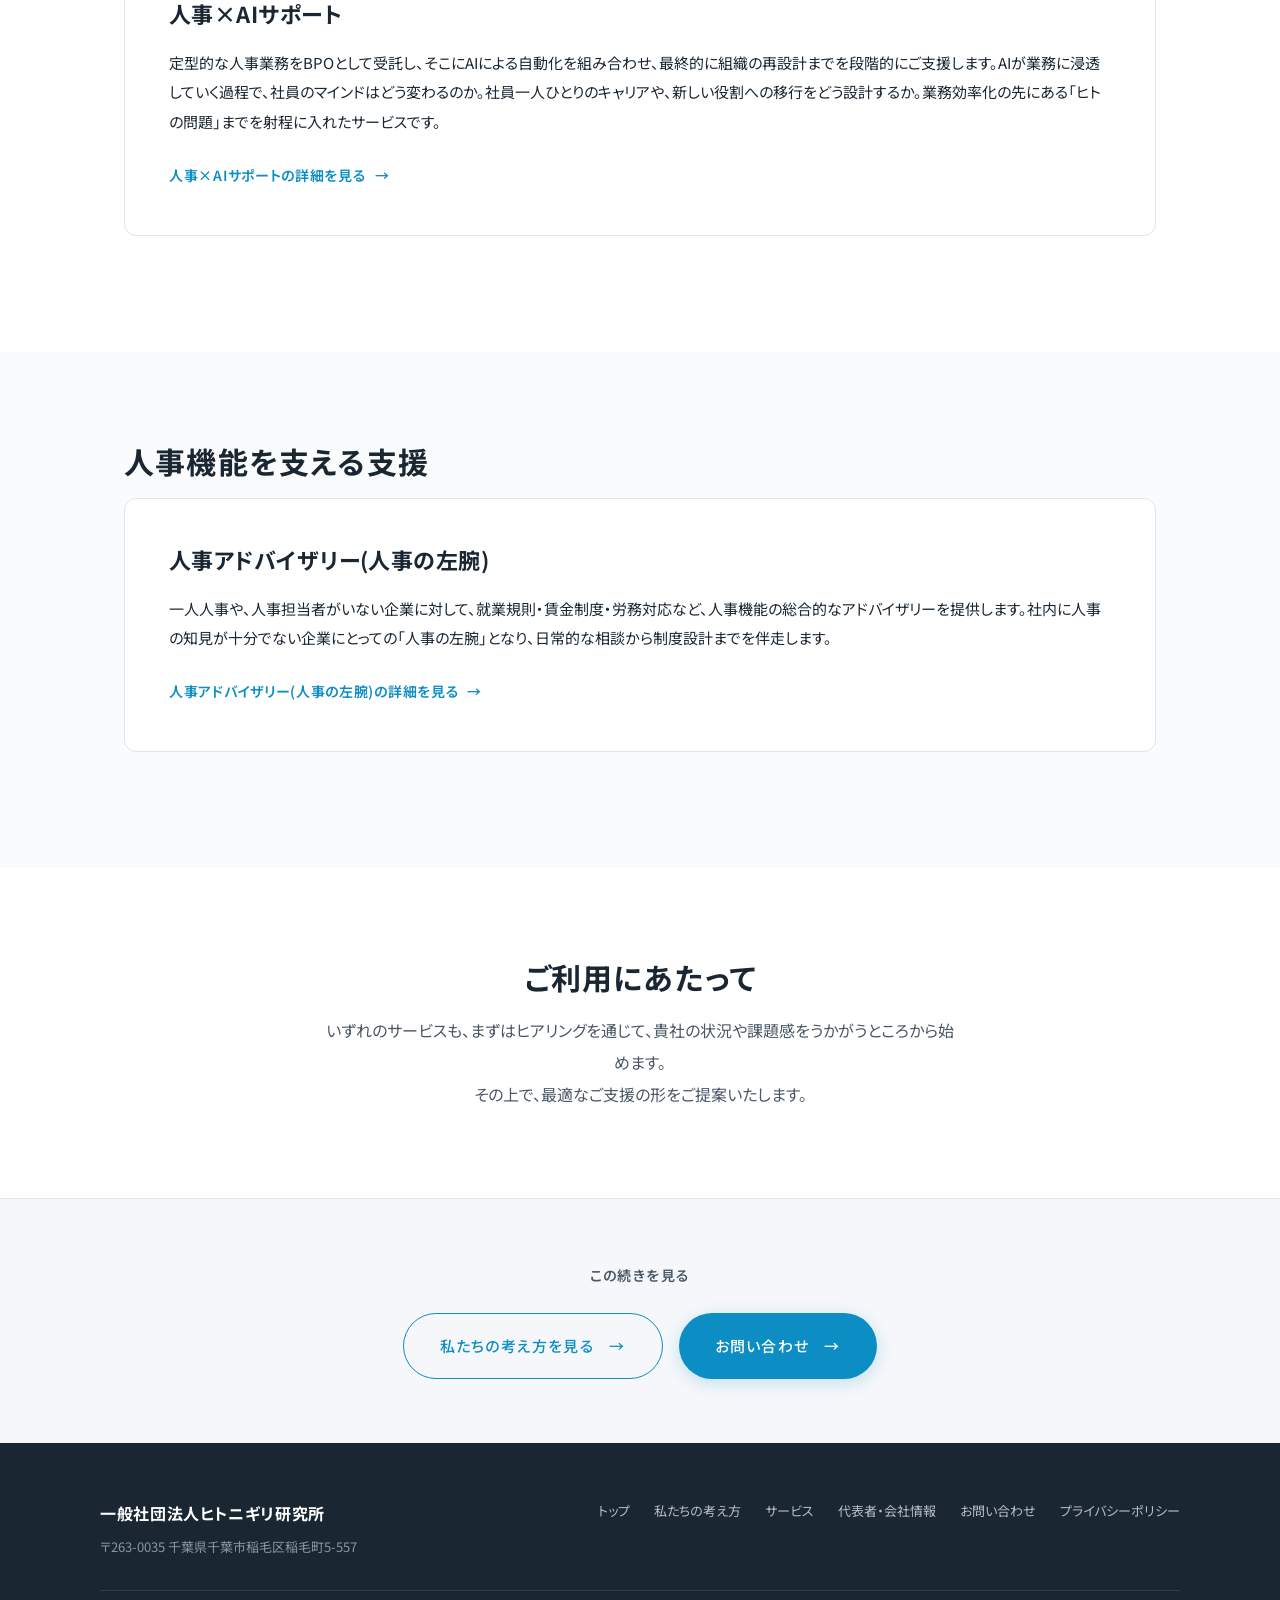
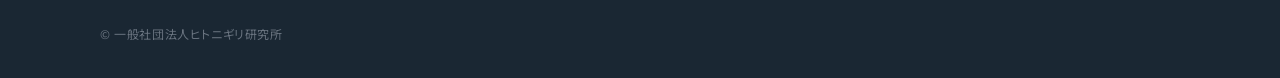
<file: services/index.html>
<!DOCTYPE html>
<html lang="ja">
<head>
<meta charset="UTF-8">
<meta name="viewport" content="width=device-width, initial-scale=1.0">
<meta name="description" content="ヒトニギリ研究所のサービス一覧。HSM、THE FUTURE、労務トラブルアドバイザー、人事×AIサポート、人事アドバイザリーをご紹介します。">
<title>サービス | ヒトニギリ研究所</title>
<link rel="canonical" href="https://hitonigiri.com/services/">
<meta property="og:type" content="website">
<meta property="og:url" content="https://hitonigiri.com/services/">
<meta property="og:title" content="サービス | ヒトニギリ研究所">
<meta property="og:description" content="ヒトニギリ研究所のサービス一覧。HSM、THE FUTURE、労務トラブルアドバイザー、人事×AIサポート、人事アドバイザリーをご紹介します。">
<meta property="og:image" content="https://hitonigiri.com/assets/images/logo.png">
<meta property="og:site_name" content="ヒトニギリ研究所">
<meta property="og:locale" content="ja_JP">
<meta name="twitter:card" content="summary">
<meta name="twitter:title" content="サービス | ヒトニギリ研究所">
<meta name="twitter:description" content="ヒトニギリ研究所のサービス一覧。HSM、THE FUTURE、労務トラブルアドバイザー、人事×AIサポート、人事アドバイザリーをご紹介します。">
<meta name="twitter:image" content="https://hitonigiri.com/assets/images/logo.png">
<link rel="icon" type="image/png" href="../assets/images/favicon.png">
<link rel="stylesheet" href="../css/style.css">
<link rel="preconnect" href="https://fonts.googleapis.com">
<link rel="preconnect" href="https://fonts.gstatic.com" crossorigin>
<link rel="stylesheet" href="https://fonts.googleapis.com/css2?family=Noto+Sans+JP:wght@400;500;700&display=swap">
</head>
<body>

<header class="site-header">
  <div class="site-header__inner">
    <a href="../" class="site-logo"><img src="../assets/images/logo.png" alt="一般社団法人ヒトニギリ研究所"></a>
    <button class="nav-toggle" aria-label="メニューを開く" aria-expanded="false">
      <span></span><span></span><span></span>
    </button>
    <nav class="site-nav" aria-label="グローバルナビゲーション">
      <ul>
        <li><a href="../">トップ</a></li>
        <li><a href="../philosophy/">私たちの考え方</a></li>
        <li><a href="../services/">サービス</a></li>
        <li><a href="../about/">代表者・会社情報</a></li>
        <li><a href="../contact/" class="nav-cta">お問い合わせ</a></li>
      </ul>
    </nav>
  </div>
</header>

<main>

  <section class="page-header">
    <div class="page-header__inner" data-animate="fade-up">
      <span class="page-header__eyebrow">Service</span>
      <h1>サービス</h1>
      <p class="page-header__lead">
        ヒトニギリ研究所のサービスは、「ヒトを理解することから始める」という考え方に基づいて設計されています。一人ひとりの特性に目を向け、組織の現在地(As-Is)を捉えることで、人事戦略や施策が現場で機能する土台をつくります。
      </p>
    </div>
  </section>

  <section class="section">
    <div class="container" data-stagger>
      <h2 class="section__title">ヒトを理解することから始まる支援</h2>

      <article class="service-block">
        <h3 class="service-block__title">Human Style Map(HSM)</h3>
        <p class="service-block__body">
          一人ひとりの行動スタイルを8つの観点から可視化するフレームワークです。本人の自己認識と上司の他者認識を「評価ではなく観察」として並べることで、認識のギャップを対話の起点に変えます。組織の現在地(As-Is)を捉えるための、最初の一歩となるサービスです。
        </p>
        <a href="hsm/" class="service-block__link">Human Style Map(HSM)の詳細を見る <span>→</span></a>
      </article>

      <article class="service-block">
        <h3 class="service-block__title">THE FUTURE</h3>
        <p class="service-block__body">
          THE FUTUREは、株式会社デルタプリントが発行する、新卒・新人にフォーカスした<strong>入社誌(冊子)</strong>です。一人ひとりの入社から1年間の歩みを、文字と写真で記録し、組織の文化資産として残していくプロダクトです。この入社誌の1コンテンツである「新卒表彰制度」について、ヒトニギリ研究所が<strong>パートナーコンサルタント</strong>として、導入企業の運用設計・評価軸のカスタマイズ・メンター育成などをご支援しています。表彰そのものが目的ではなく、管理職が部下を「観る力・読み解く力・関わり方を変える力」を育てることに本質があります。
        </p>
        <a href="the-future/" class="service-block__link">THE FUTUREの詳細を見る <span>→</span></a>
      </article>

      <article class="service-block">
        <h3 class="service-block__title">労務トラブルアドバイザー</h3>
        <p class="service-block__body">
          社員間のトラブルや、いわゆる問題社員への対応を、外部の立場からご支援します。同時に、企業内でそうした対応を担える人材の育成にも取り組みます。トラブルの根本にあるのは、多くの場合「ヒトを十分に知らないまま関わってしまうこと」です。だからこそ、対症療法ではなく、ヒト理解を起点とした関わり方の設計を重視しています。
        </p>
        <a href="labor-advisor/" class="service-block__link">労務トラブルアドバイザーの詳細を見る <span>→</span></a>
      </article>

      <article class="service-block">
        <h3 class="service-block__title">人事×AIサポート</h3>
        <p class="service-block__body">
          定型的な人事業務をBPOとして受託し、そこにAIによる自動化を組み合わせ、最終的に組織の再設計までを段階的にご支援します。AIが業務に浸透していく過程で、社員のマインドはどう変わるのか。社員一人ひとりのキャリアや、新しい役割への移行をどう設計するか。業務効率化の先にある「ヒトの問題」までを射程に入れたサービスです。
        </p>
        <a href="hr-ai/" class="service-block__link">人事×AIサポートの詳細を見る <span>→</span></a>
      </article>
    </div>
  </section>

  <section class="section section--soft">
    <div class="container" data-stagger>
      <h2 class="section__title">人事機能を支える支援</h2>

      <article class="service-block">
        <h3 class="service-block__title">人事アドバイザリー(人事の左腕)</h3>
        <p class="service-block__body">
          一人人事や、人事担当者がいない企業に対して、就業規則・賃金制度・労務対応など、人事機能の総合的なアドバイザリーを提供します。社内に人事の知見が十分でない企業にとっての「人事の左腕」となり、日常的な相談から制度設計までを伴走します。
        </p>
        <a href="hr-advisory/" class="service-block__link">人事アドバイザリー(人事の左腕)の詳細を見る <span>→</span></a>
      </article>
    </div>
  </section>

  <section class="section">
    <div class="container-narrow" data-animate="fade-up">
      <h2 class="section__title" style="text-align:center;">ご利用にあたって</h2>
      <p style="font-size:16px;line-height:2;color:var(--color-ink-soft);text-align:center;max-width:640px;margin:0 auto;">
        いずれのサービスも、まずはヒアリングを通じて、貴社の状況や課題感をうかがうところから始めます。<br>
        その上で、最適なご支援の形をご提案いたします。
      </p>
    </div>
  </section>

  <section class="page-nav">
    <div class="container">
      <p class="page-nav__title">この続きを見る</p>
      <div class="page-nav__links">
        <a href="../philosophy/" class="btn btn--outline">私たちの考え方を見る <span class="btn__arrow">→</span></a>
        <a href="../contact/" class="btn btn--primary">お問い合わせ <span class="btn__arrow">→</span></a>
      </div>
    </div>
  </section>

</main>

<footer class="site-footer">
  <div class="site-footer__inner">
    <div class="site-footer__top">
      <div>
        <div class="site-footer__brand">一般社団法人ヒトニギリ研究所</div>
        <div class="site-footer__address">〒263-0035 千葉県千葉市稲毛区稲毛町5-557</div>
      </div>
      <nav class="site-footer__links" aria-label="フッターナビゲーション">
        <a href="../">トップ</a>
        <a href="../philosophy/">私たちの考え方</a>
        <a href="../services/">サービス</a>
        <a href="../about/">代表者・会社情報</a>
        <a href="../contact/">お問い合わせ</a>
        <a href="../privacy/">プライバシーポリシー</a>
      </nav>
    </div>
    <div class="site-footer__copy">© 一般社団法人ヒトニギリ研究所</div>
  </div>
</footer>

<script src="../js/main.js"></script>
</body>
</html>
</file>
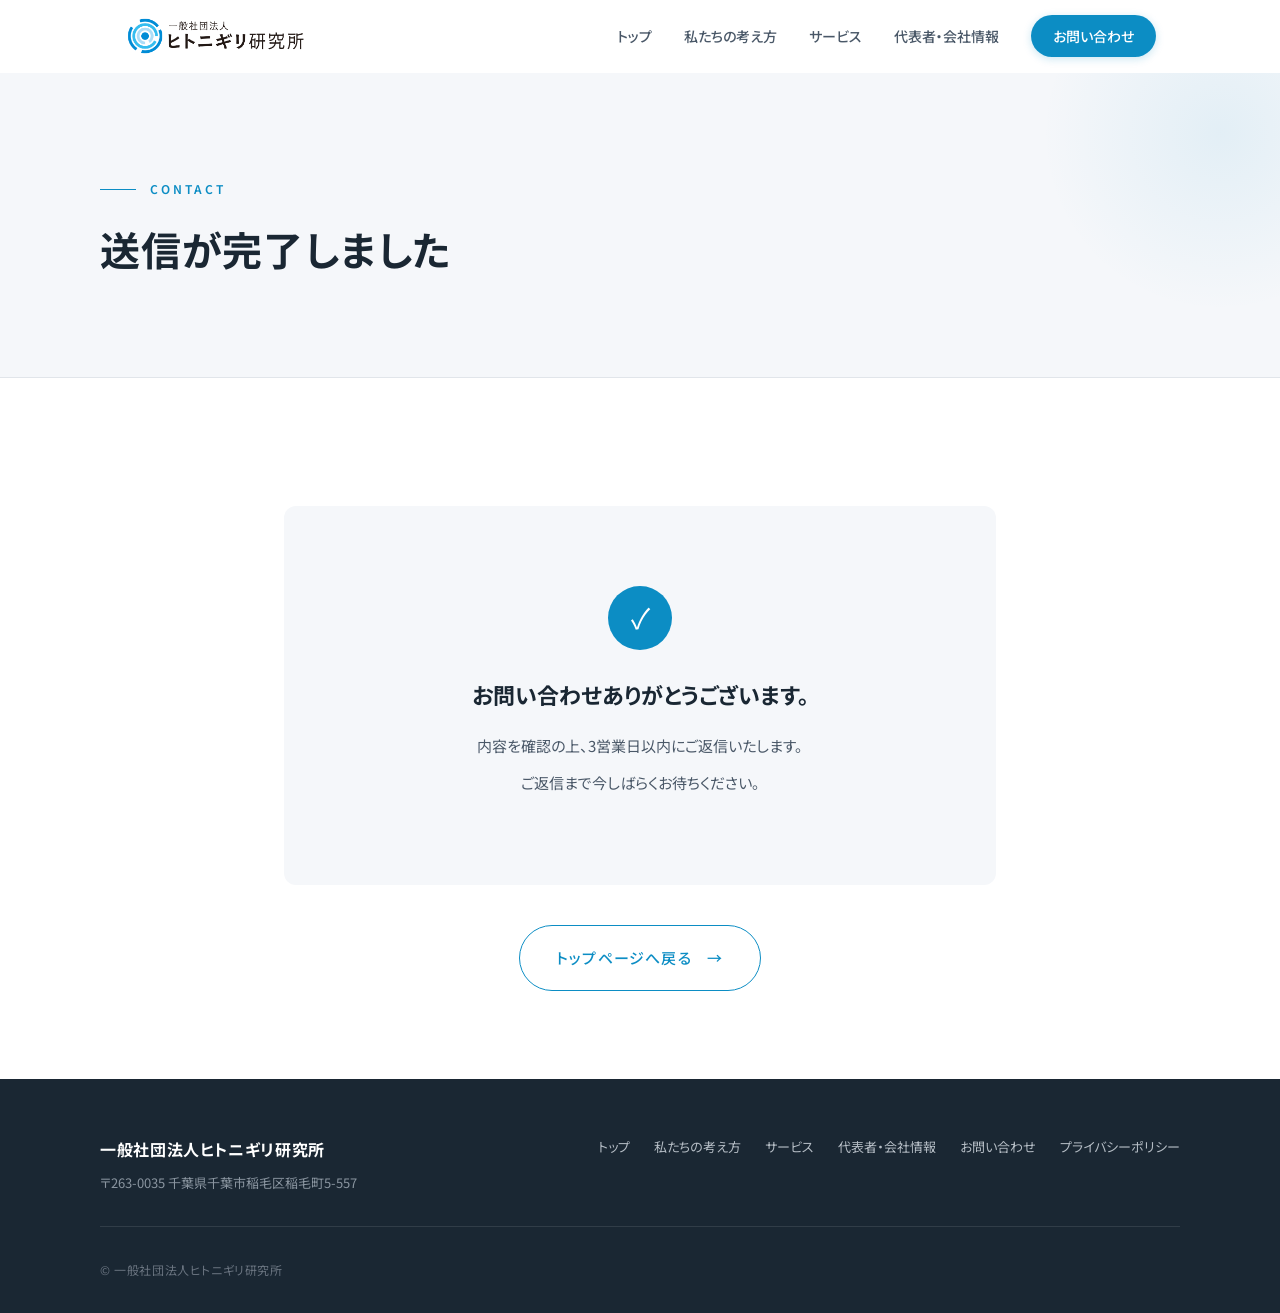
<file: contact/complete/index.html>
<!DOCTYPE html>
<html lang="ja">
<head>
<meta charset="UTF-8">
<meta name="viewport" content="width=device-width, initial-scale=1.0">
<meta name="description" content="お問い合わせを受け付けました。">
<meta name="robots" content="noindex">
<title>送信完了 | ヒトニギリ研究所</title>
<link rel="canonical" href="https://hitonigiri.com/contact/complete/">
<link rel="icon" type="image/png" href="../../assets/images/favicon.png">
<link rel="stylesheet" href="../../css/style.css">
<link rel="preconnect" href="https://fonts.googleapis.com">
<link rel="preconnect" href="https://fonts.gstatic.com" crossorigin>
<link rel="stylesheet" href="https://fonts.googleapis.com/css2?family=Noto+Sans+JP:wght@400;500;700&display=swap">
</head>
<body>

<header class="site-header">
  <div class="site-header__inner">
    <a href="../../" class="site-logo"><img src="../../assets/images/logo.png" alt="一般社団法人ヒトニギリ研究所"></a>
    <button class="nav-toggle" aria-label="メニューを開く" aria-expanded="false">
      <span></span><span></span><span></span>
    </button>
    <nav class="site-nav" aria-label="グローバルナビゲーション">
      <ul>
        <li><a href="../../">トップ</a></li>
        <li><a href="../../philosophy/">私たちの考え方</a></li>
        <li><a href="../../services/">サービス</a></li>
        <li><a href="../../about/">代表者・会社情報</a></li>
        <li><a href="../../contact/" class="nav-cta">お問い合わせ</a></li>
      </ul>
    </nav>
  </div>
</header>

<main>

  <section class="page-header">
    <div class="page-header__inner" data-animate="fade-up">
      <span class="page-header__eyebrow">Contact</span>
      <h1>送信が完了しました</h1>
    </div>
  </section>

  <section class="section">
    <div class="container-narrow" data-animate="fade-up">

      <div class="complete-message">
        <div class="complete-message__icon">✓</div>
        <h2>お問い合わせありがとうございます。</h2>
        <p>内容を確認の上、3営業日以内にご返信いたします。</p>
        <p>ご返信まで今しばらくお待ちください。</p>
      </div>

      <div style="text-align:center;margin-top:32px;">
        <a href="../../" class="btn btn--outline">トップページへ戻る <span class="btn__arrow">→</span></a>
      </div>

    </div>
  </section>

</main>

<footer class="site-footer">
  <div class="site-footer__inner">
    <div class="site-footer__top">
      <div>
        <div class="site-footer__brand">一般社団法人ヒトニギリ研究所</div>
        <div class="site-footer__address">〒263-0035 千葉県千葉市稲毛区稲毛町5-557</div>
      </div>
      <nav class="site-footer__links" aria-label="フッターナビゲーション">
        <a href="../../">トップ</a>
        <a href="../../philosophy/">私たちの考え方</a>
        <a href="../../services/">サービス</a>
        <a href="../../about/">代表者・会社情報</a>
        <a href="../../contact/">お問い合わせ</a>
        <a href="../../privacy/">プライバシーポリシー</a>
      </nav>
    </div>
    <div class="site-footer__copy">© 一般社団法人ヒトニギリ研究所</div>
  </div>
</footer>

<script src="../../js/main.js"></script>
</body>
</html>
</file>
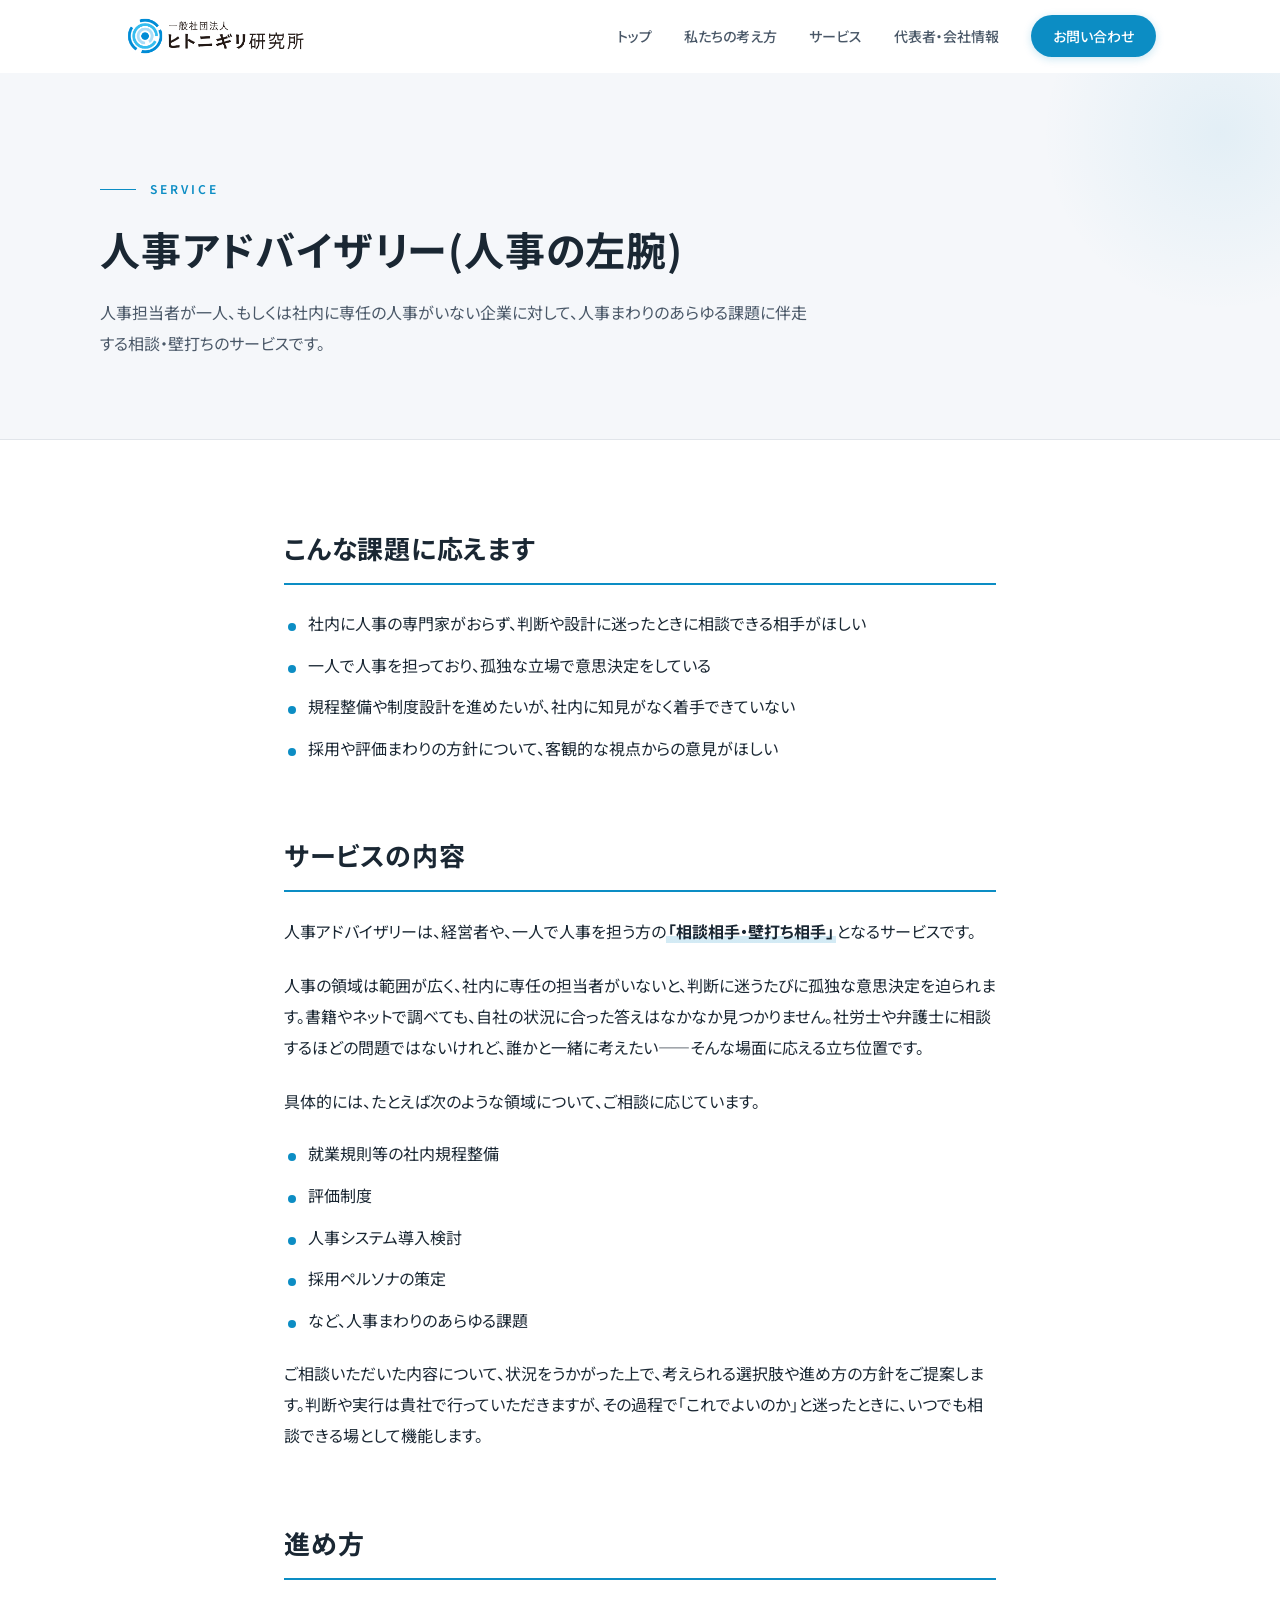
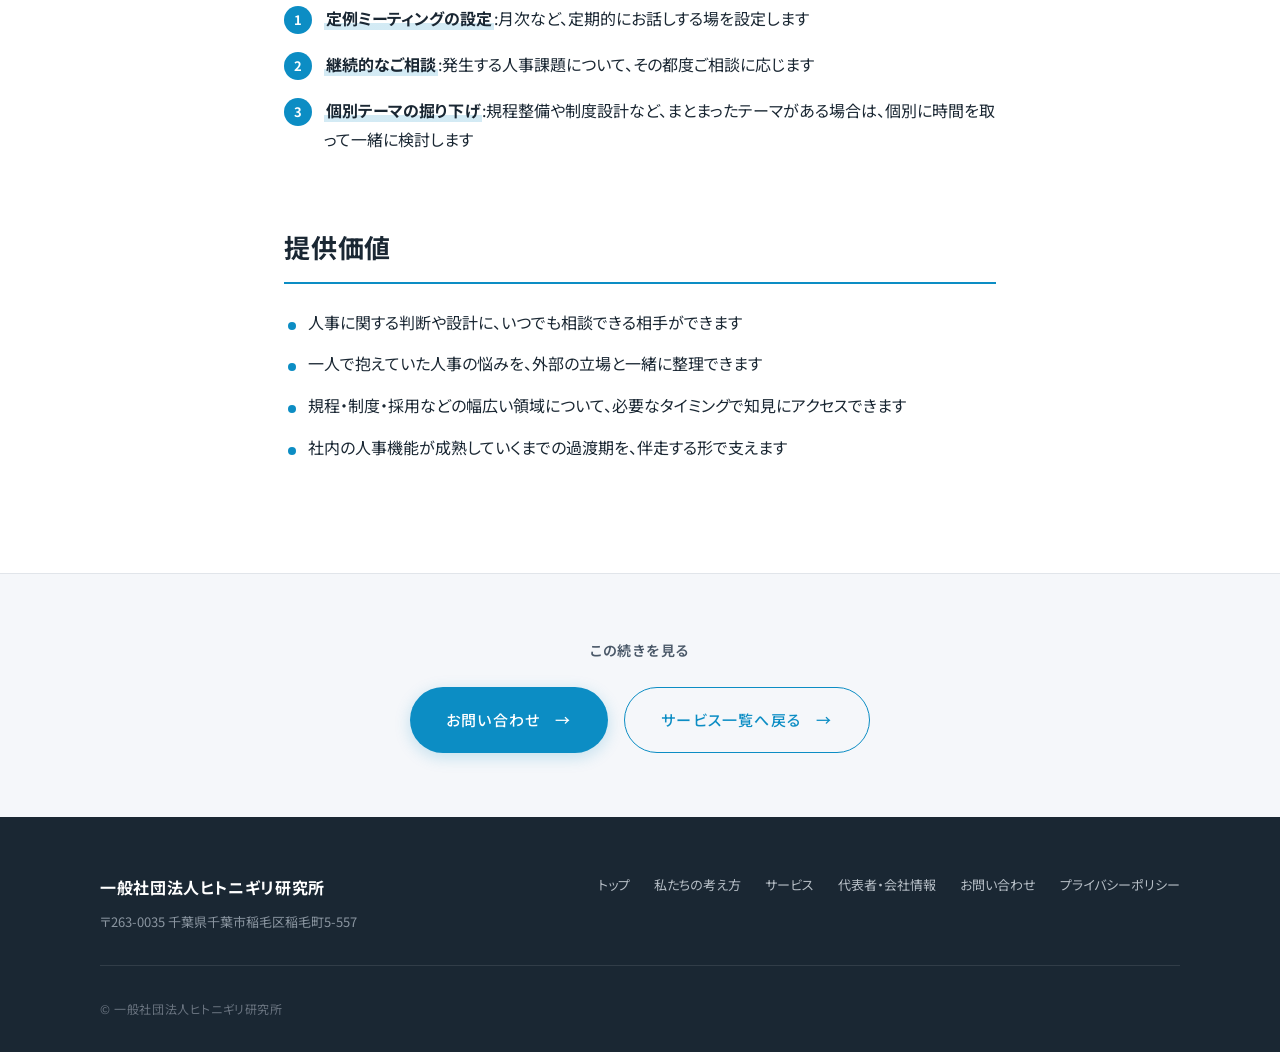
<file: services/hr-advisory/index.html>
<!DOCTYPE html>
<html lang="ja">
<head>
<meta charset="UTF-8">
<meta name="viewport" content="width=device-width, initial-scale=1.0">
<meta name="description" content="人事担当者が一人、もしくは社内に専任の人事がいない企業に対して、人事まわりのあらゆる課題に伴走する相談・壁打ちのサービスです。">
<title>人事アドバイザリー(人事の左腕) | ヒトニギリ研究所</title>
<link rel="canonical" href="https://hitonigiri.com/services/hr-advisory/">
<meta property="og:type" content="website">
<meta property="og:url" content="https://hitonigiri.com/services/hr-advisory/">
<meta property="og:title" content="人事アドバイザリー(人事の左腕) | ヒトニギリ研究所">
<meta property="og:description" content="人事担当者が一人、もしくは社内に専任の人事がいない企業に対して、人事まわりのあらゆる課題に伴走する相談・壁打ちのサービスです。">
<meta property="og:image" content="https://hitonigiri.com/assets/images/logo.png">
<meta property="og:site_name" content="ヒトニギリ研究所">
<meta property="og:locale" content="ja_JP">
<meta name="twitter:card" content="summary">
<meta name="twitter:title" content="人事アドバイザリー(人事の左腕) | ヒトニギリ研究所">
<meta name="twitter:description" content="人事担当者が一人、もしくは社内に専任の人事がいない企業に対して、人事まわりのあらゆる課題に伴走する相談・壁打ちのサービスです。">
<meta name="twitter:image" content="https://hitonigiri.com/assets/images/logo.png">
<script type="application/ld+json">
{
  "@context": "https://schema.org",
  "@type": "Service",
  "name": "人事アドバイザリー（人事の左腕）",
  "url": "https://hitonigiri.com/services/hr-advisory/",
  "description": "一人人事や人事担当者不在の企業に対し、就業規則・賃金制度・労務対応など人事機能の総合的なアドバイザリーを提供。日常的な相談から制度設計まで伴走する人事の左腕サービス。",
  "provider": {
    "@type": "Organization",
    "name": "一般社団法人ヒトニギリ研究所",
    "url": "https://hitonigiri.com/"
  },
  "areaServed": "JP",
  "serviceType": "人事アドバイザリー"
}
</script>
<link rel="icon" type="image/png" href="../../assets/images/favicon.png">
<link rel="stylesheet" href="../../css/style.css">
<link rel="preconnect" href="https://fonts.googleapis.com">
<link rel="preconnect" href="https://fonts.gstatic.com" crossorigin>
<link rel="stylesheet" href="https://fonts.googleapis.com/css2?family=Noto+Sans+JP:wght@400;500;700&display=swap">
</head>
<body>

<header class="site-header">
  <div class="site-header__inner">
    <a href="../../" class="site-logo"><img src="../../assets/images/logo.png" alt="一般社団法人ヒトニギリ研究所"></a>
    <button class="nav-toggle" aria-label="メニューを開く" aria-expanded="false">
      <span></span><span></span><span></span>
    </button>
    <nav class="site-nav" aria-label="グローバルナビゲーション">
      <ul>
        <li><a href="../../">トップ</a></li>
        <li><a href="../../philosophy/">私たちの考え方</a></li>
        <li><a href="../../services/">サービス</a></li>
        <li><a href="../../about/">代表者・会社情報</a></li>
        <li><a href="../../contact/" class="nav-cta">お問い合わせ</a></li>
      </ul>
    </nav>
  </div>
</header>

<main>

  <section class="page-header">
    <div class="page-header__inner" data-animate="fade-up">
      <span class="page-header__eyebrow">Service</span>
      <h1>人事アドバイザリー(人事の左腕)</h1>
      <p class="page-header__lead">
        人事担当者が一人、もしくは社内に専任の人事がいない企業に対して、人事まわりのあらゆる課題に伴走する相談・壁打ちのサービスです。
      </p>
    </div>
  </section>

  <section class="section">
    <div class="container-narrow">
      <article class="prose" data-animate="fade-up">

        <h2>こんな課題に応えます</h2>
        <ul>
          <li>社内に人事の専門家がおらず、判断や設計に迷ったときに相談できる相手がほしい</li>
          <li>一人で人事を担っており、孤独な立場で意思決定をしている</li>
          <li>規程整備や制度設計を進めたいが、社内に知見がなく着手できていない</li>
          <li>採用や評価まわりの方針について、客観的な視点からの意見がほしい</li>
        </ul>

        <h2>サービスの内容</h2>
        <p>人事アドバイザリーは、経営者や、一人で人事を担う方の<strong>「相談相手・壁打ち相手」</strong>となるサービスです。</p>
        <p>人事の領域は範囲が広く、社内に専任の担当者がいないと、判断に迷うたびに孤独な意思決定を迫られます。書籍やネットで調べても、自社の状況に合った答えはなかなか見つかりません。社労士や弁護士に相談するほどの問題ではないけれど、誰かと一緒に考えたい——そんな場面に応える立ち位置です。</p>
        <p>具体的には、たとえば次のような領域について、ご相談に応じています。</p>
        <ul>
          <li>就業規則等の社内規程整備</li>
          <li>評価制度</li>
          <li>人事システム導入検討</li>
          <li>採用ペルソナの策定</li>
          <li>など、人事まわりのあらゆる課題</li>
        </ul>
        <p>ご相談いただいた内容について、状況をうかがった上で、考えられる選択肢や進め方の方針をご提案します。判断や実行は貴社で行っていただきますが、その過程で「これでよいのか」と迷ったときに、いつでも相談できる場として機能します。</p>

        <h2>進め方</h2>
        <ol>
          <li><strong>定例ミーティングの設定</strong>:月次など、定期的にお話しする場を設定します</li>
          <li><strong>継続的なご相談</strong>:発生する人事課題について、その都度ご相談に応じます</li>
          <li><strong>個別テーマの掘り下げ</strong>:規程整備や制度設計など、まとまったテーマがある場合は、個別に時間を取って一緒に検討します</li>
        </ol>

        <h2>提供価値</h2>
        <ul>
          <li>人事に関する判断や設計に、いつでも相談できる相手ができます</li>
          <li>一人で抱えていた人事の悩みを、外部の立場と一緒に整理できます</li>
          <li>規程・制度・採用などの幅広い領域について、必要なタイミングで知見にアクセスできます</li>
          <li>社内の人事機能が成熟していくまでの過渡期を、伴走する形で支えます</li>
        </ul>

      </article>
    </div>
  </section>

  <section class="page-nav">
    <div class="container">
      <p class="page-nav__title">この続きを見る</p>
      <div class="page-nav__links">
        <a href="../../contact/" class="btn btn--primary">お問い合わせ <span class="btn__arrow">→</span></a>
        <a href="../" class="btn btn--outline">サービス一覧へ戻る <span class="btn__arrow">→</span></a>
      </div>
    </div>
  </section>

</main>

<footer class="site-footer">
  <div class="site-footer__inner">
    <div class="site-footer__top">
      <div>
        <div class="site-footer__brand">一般社団法人ヒトニギリ研究所</div>
        <div class="site-footer__address">〒263-0035 千葉県千葉市稲毛区稲毛町5-557</div>
      </div>
      <nav class="site-footer__links" aria-label="フッターナビゲーション">
        <a href="../../">トップ</a>
        <a href="../../philosophy/">私たちの考え方</a>
        <a href="../../services/">サービス</a>
        <a href="../../about/">代表者・会社情報</a>
        <a href="../../contact/">お問い合わせ</a>
        <a href="../../privacy/">プライバシーポリシー</a>
      </nav>
    </div>
    <div class="site-footer__copy">© 一般社団法人ヒトニギリ研究所</div>
  </div>
</footer>

<script src="../../js/main.js"></script>
</body>
</html>
</file>
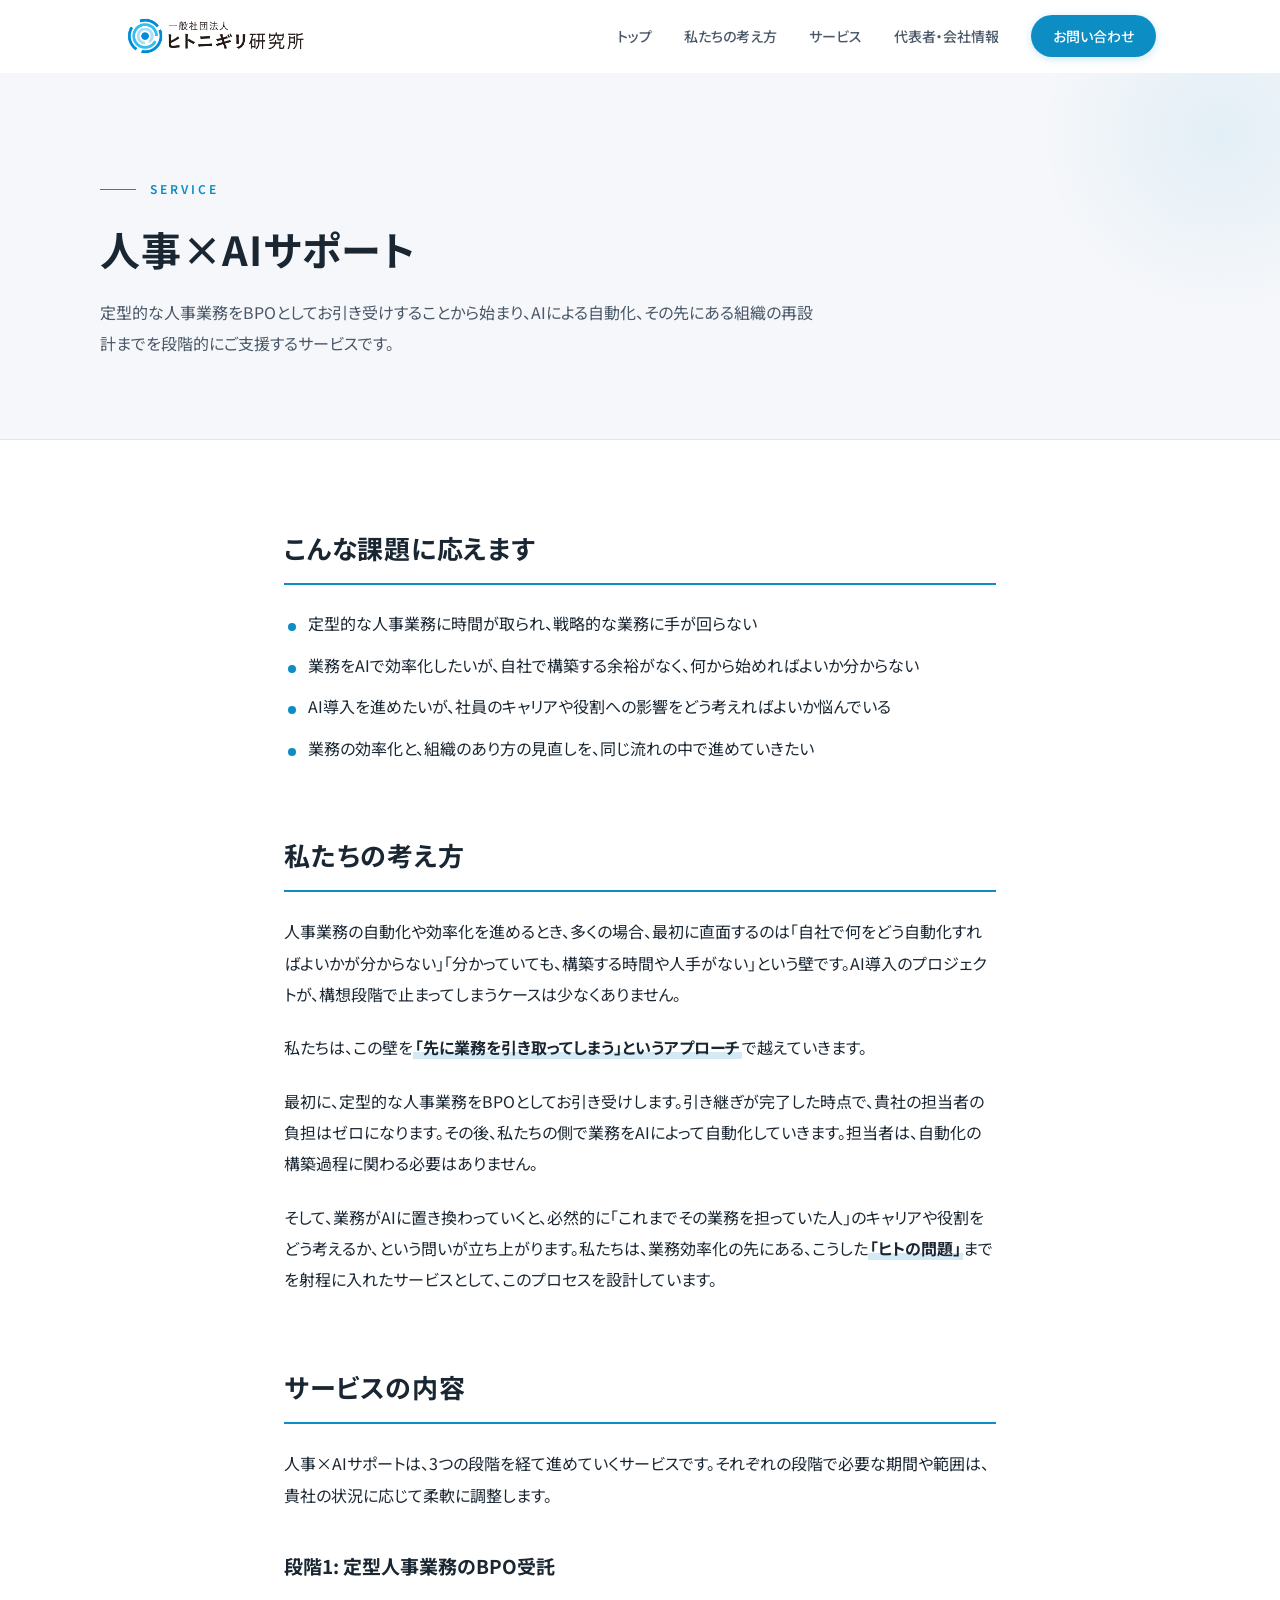
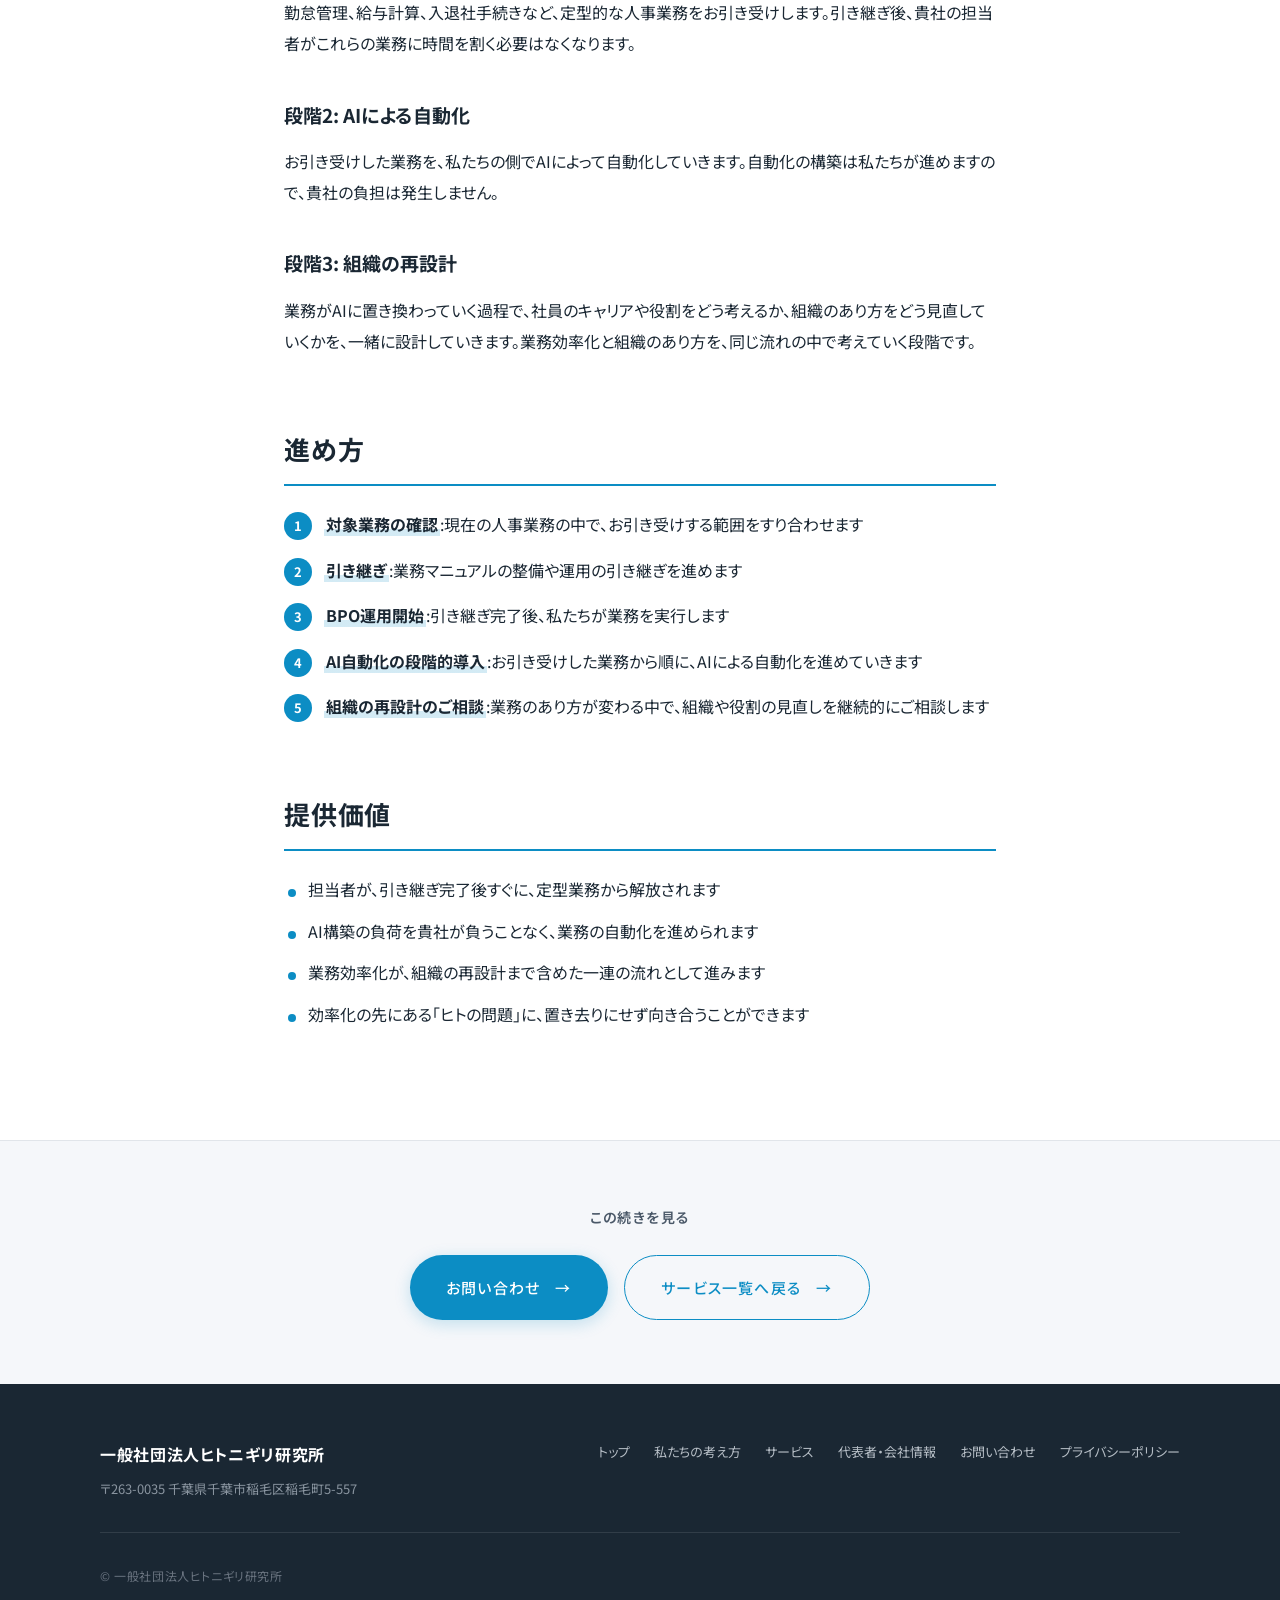
<file: services/hr-ai/index.html>
<!DOCTYPE html>
<html lang="ja">
<head>
<meta charset="UTF-8">
<meta name="viewport" content="width=device-width, initial-scale=1.0">
<meta name="description" content="定型的な人事業務をBPOとしてお引き受けし、AIによる自動化、組織再設計までを段階的にご支援するサービスです。">
<title>人事×AIサポート | ヒトニギリ研究所</title>
<link rel="canonical" href="https://hitonigiri.com/services/hr-ai/">
<meta property="og:type" content="website">
<meta property="og:url" content="https://hitonigiri.com/services/hr-ai/">
<meta property="og:title" content="人事×AIサポート | ヒトニギリ研究所">
<meta property="og:description" content="定型的な人事業務をBPOとしてお引き受けし、AIによる自動化、組織再設計までを段階的にご支援するサービスです。">
<meta property="og:image" content="https://hitonigiri.com/assets/images/logo.png">
<meta property="og:site_name" content="ヒトニギリ研究所">
<meta property="og:locale" content="ja_JP">
<meta name="twitter:card" content="summary">
<meta name="twitter:title" content="人事×AIサポート | ヒトニギリ研究所">
<meta name="twitter:description" content="定型的な人事業務をBPOとしてお引き受けし、AIによる自動化、組織再設計までを段階的にご支援するサービスです。">
<meta name="twitter:image" content="https://hitonigiri.com/assets/images/logo.png">
<script type="application/ld+json">
{
  "@context": "https://schema.org",
  "@type": "Service",
  "name": "人事×AIサポート",
  "url": "https://hitonigiri.com/services/hr-ai/",
  "description": "定型人事業務のBPO受託、AIによる自動化、組織再設計までを段階的に支援。業務効率化の先にあるヒトの問題（社員のキャリア・役割変化）までを射程に入れたサービス。",
  "provider": {
    "@type": "Organization",
    "name": "一般社団法人ヒトニギリ研究所",
    "url": "https://hitonigiri.com/"
  },
  "areaServed": "JP",
  "serviceType": "人事BPO・AIコンサルティング"
}
</script>
<link rel="icon" type="image/png" href="../../assets/images/favicon.png">
<link rel="stylesheet" href="../../css/style.css">
<link rel="preconnect" href="https://fonts.googleapis.com">
<link rel="preconnect" href="https://fonts.gstatic.com" crossorigin>
<link rel="stylesheet" href="https://fonts.googleapis.com/css2?family=Noto+Sans+JP:wght@400;500;700&display=swap">
</head>
<body>

<header class="site-header">
  <div class="site-header__inner">
    <a href="../../" class="site-logo"><img src="../../assets/images/logo.png" alt="一般社団法人ヒトニギリ研究所"></a>
    <button class="nav-toggle" aria-label="メニューを開く" aria-expanded="false">
      <span></span><span></span><span></span>
    </button>
    <nav class="site-nav" aria-label="グローバルナビゲーション">
      <ul>
        <li><a href="../../">トップ</a></li>
        <li><a href="../../philosophy/">私たちの考え方</a></li>
        <li><a href="../../services/">サービス</a></li>
        <li><a href="../../about/">代表者・会社情報</a></li>
        <li><a href="../../contact/" class="nav-cta">お問い合わせ</a></li>
      </ul>
    </nav>
  </div>
</header>

<main>

  <section class="page-header">
    <div class="page-header__inner" data-animate="fade-up">
      <span class="page-header__eyebrow">Service</span>
      <h1>人事×AIサポート</h1>
      <p class="page-header__lead">
        定型的な人事業務をBPOとしてお引き受けすることから始まり、AIによる自動化、その先にある組織の再設計までを段階的にご支援するサービスです。
      </p>
    </div>
  </section>

  <section class="section">
    <div class="container-narrow">
      <article class="prose" data-animate="fade-up">

        <h2>こんな課題に応えます</h2>
        <ul>
          <li>定型的な人事業務に時間が取られ、戦略的な業務に手が回らない</li>
          <li>業務をAIで効率化したいが、自社で構築する余裕がなく、何から始めればよいか分からない</li>
          <li>AI導入を進めたいが、社員のキャリアや役割への影響をどう考えればよいか悩んでいる</li>
          <li>業務の効率化と、組織のあり方の見直しを、同じ流れの中で進めていきたい</li>
        </ul>

        <h2>私たちの考え方</h2>
        <p>人事業務の自動化や効率化を進めるとき、多くの場合、最初に直面するのは「自社で何をどう自動化すればよいかが分からない」「分かっていても、構築する時間や人手がない」という壁です。AI導入のプロジェクトが、構想段階で止まってしまうケースは少なくありません。</p>
        <p>私たちは、この壁を<strong>「先に業務を引き取ってしまう」というアプローチ</strong>で越えていきます。</p>
        <p>最初に、定型的な人事業務をBPOとしてお引き受けします。引き継ぎが完了した時点で、貴社の担当者の負担はゼロになります。その後、私たちの側で業務をAIによって自動化していきます。担当者は、自動化の構築過程に関わる必要はありません。</p>
        <p>そして、業務がAIに置き換わっていくと、必然的に「これまでその業務を担っていた人」のキャリアや役割をどう考えるか、という問いが立ち上がります。私たちは、業務効率化の先にある、こうした<strong>「ヒトの問題」</strong>までを射程に入れたサービスとして、このプロセスを設計しています。</p>

        <h2>サービスの内容</h2>
        <p>人事×AIサポートは、3つの段階を経て進めていくサービスです。それぞれの段階で必要な期間や範囲は、貴社の状況に応じて柔軟に調整します。</p>

        <h3>段階1: 定型人事業務のBPO受託</h3>
        <p>勤怠管理、給与計算、入退社手続きなど、定型的な人事業務をお引き受けします。引き継ぎ後、貴社の担当者がこれらの業務に時間を割く必要はなくなります。</p>

        <h3>段階2: AIによる自動化</h3>
        <p>お引き受けした業務を、私たちの側でAIによって自動化していきます。自動化の構築は私たちが進めますので、貴社の負担は発生しません。</p>

        <h3>段階3: 組織の再設計</h3>
        <p>業務がAIに置き換わっていく過程で、社員のキャリアや役割をどう考えるか、組織のあり方をどう見直していくかを、一緒に設計していきます。業務効率化と組織のあり方を、同じ流れの中で考えていく段階です。</p>

        <h2>進め方</h2>
        <ol>
          <li><strong>対象業務の確認</strong>:現在の人事業務の中で、お引き受けする範囲をすり合わせます</li>
          <li><strong>引き継ぎ</strong>:業務マニュアルの整備や運用の引き継ぎを進めます</li>
          <li><strong>BPO運用開始</strong>:引き継ぎ完了後、私たちが業務を実行します</li>
          <li><strong>AI自動化の段階的導入</strong>:お引き受けした業務から順に、AIによる自動化を進めていきます</li>
          <li><strong>組織の再設計のご相談</strong>:業務のあり方が変わる中で、組織や役割の見直しを継続的にご相談します</li>
        </ol>

        <h2>提供価値</h2>
        <ul>
          <li>担当者が、引き継ぎ完了後すぐに、定型業務から解放されます</li>
          <li>AI構築の負荷を貴社が負うことなく、業務の自動化を進められます</li>
          <li>業務効率化が、組織の再設計まで含めた一連の流れとして進みます</li>
          <li>効率化の先にある「ヒトの問題」に、置き去りにせず向き合うことができます</li>
        </ul>

      </article>
    </div>
  </section>

  <section class="page-nav">
    <div class="container">
      <p class="page-nav__title">この続きを見る</p>
      <div class="page-nav__links">
        <a href="../../contact/" class="btn btn--primary">お問い合わせ <span class="btn__arrow">→</span></a>
        <a href="../" class="btn btn--outline">サービス一覧へ戻る <span class="btn__arrow">→</span></a>
      </div>
    </div>
  </section>

</main>

<footer class="site-footer">
  <div class="site-footer__inner">
    <div class="site-footer__top">
      <div>
        <div class="site-footer__brand">一般社団法人ヒトニギリ研究所</div>
        <div class="site-footer__address">〒263-0035 千葉県千葉市稲毛区稲毛町5-557</div>
      </div>
      <nav class="site-footer__links" aria-label="フッターナビゲーション">
        <a href="../../">トップ</a>
        <a href="../../philosophy/">私たちの考え方</a>
        <a href="../../services/">サービス</a>
        <a href="../../about/">代表者・会社情報</a>
        <a href="../../contact/">お問い合わせ</a>
        <a href="../../privacy/">プライバシーポリシー</a>
      </nav>
    </div>
    <div class="site-footer__copy">© 一般社団法人ヒトニギリ研究所</div>
  </div>
</footer>

<script src="../../js/main.js"></script>
</body>
</html>
</file>
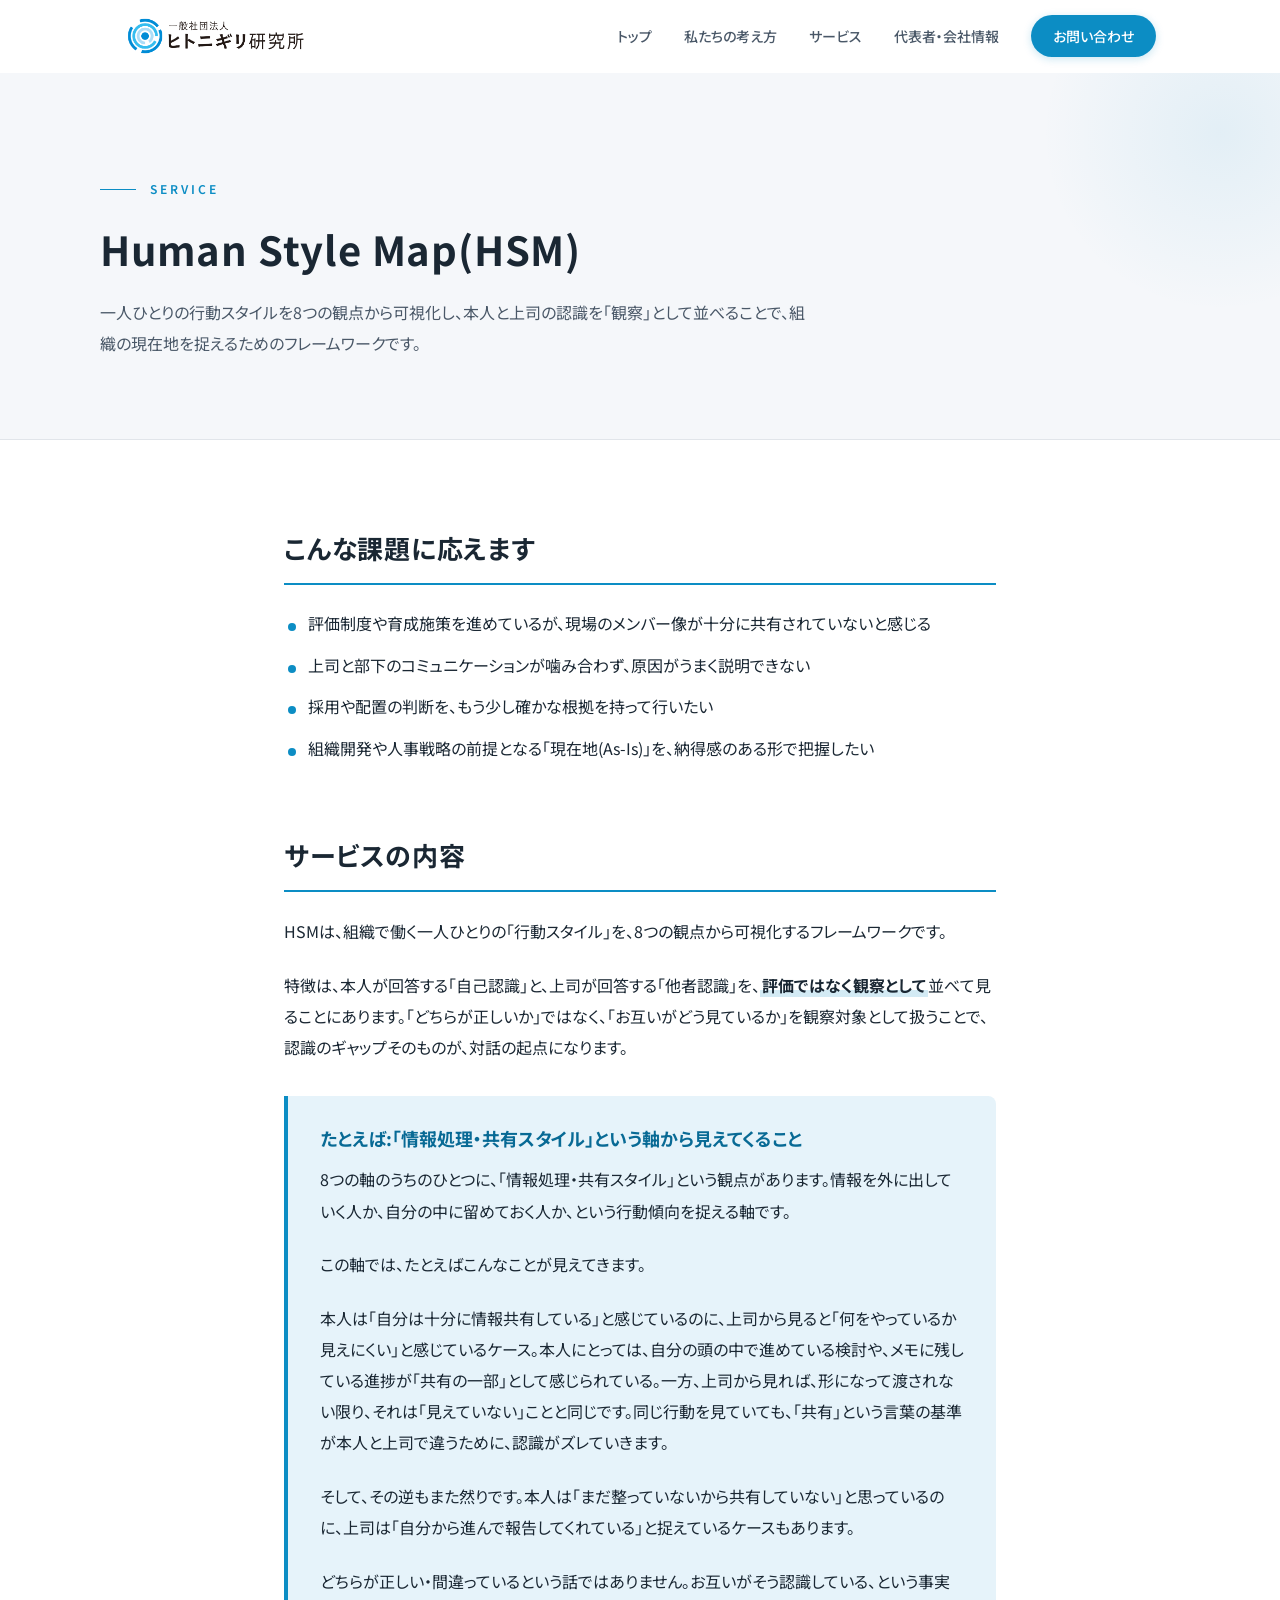
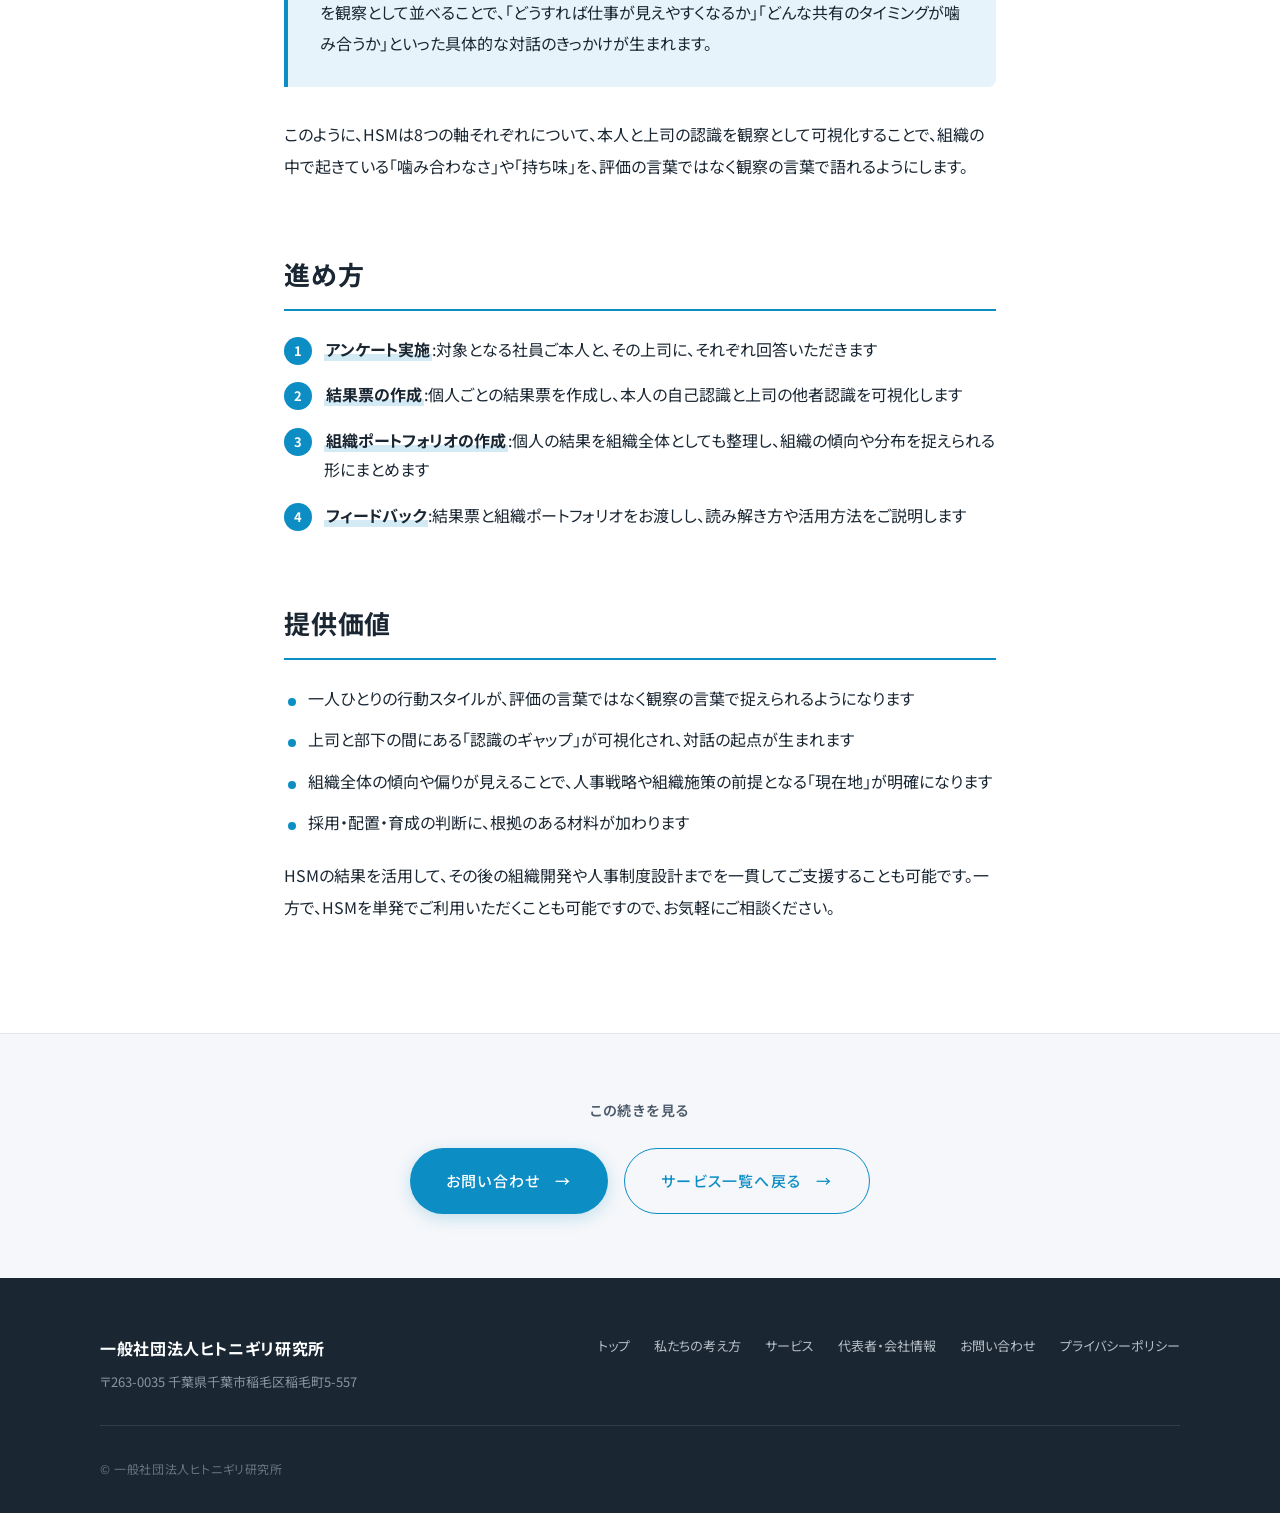
<file: services/hsm/index.html>
<!DOCTYPE html>
<html lang="ja">
<head>
<meta charset="UTF-8">
<meta name="viewport" content="width=device-width, initial-scale=1.0">
<meta name="description" content="Human Style Map(HSM)は、一人ひとりの行動スタイルを8つの観点から可視化し、組織の現在地を捉えるためのフレームワークです。">
<title>Human Style Map(HSM) | ヒトニギリ研究所</title>
<link rel="canonical" href="https://hitonigiri.com/services/hsm/">
<meta property="og:type" content="website">
<meta property="og:url" content="https://hitonigiri.com/services/hsm/">
<meta property="og:title" content="Human Style Map(HSM) | ヒトニギリ研究所">
<meta property="og:description" content="Human Style Map(HSM)は、一人ひとりの行動スタイルを8つの観点から可視化し、組織の現在地を捉えるためのフレームワークです。">
<meta property="og:image" content="https://hitonigiri.com/assets/images/logo.png">
<meta property="og:site_name" content="ヒトニギリ研究所">
<meta property="og:locale" content="ja_JP">
<meta name="twitter:card" content="summary">
<meta name="twitter:title" content="Human Style Map(HSM) | ヒトニギリ研究所">
<meta name="twitter:description" content="Human Style Map(HSM)は、一人ひとりの行動スタイルを8つの観点から可視化し、組織の現在地を捉えるためのフレームワークです。">
<meta name="twitter:image" content="https://hitonigiri.com/assets/images/logo.png">
<script type="application/ld+json">
{
  "@context": "https://schema.org",
  "@type": "Service",
  "name": "Human Style Map (HSM)",
  "url": "https://hitonigiri.com/services/hsm/",
  "description": "一人ひとりの行動スタイルを8つの観点から可視化し、本人の自己認識と上司の他者認識を観察として並べることで、組織の現在地を捉えるフレームワーク。",
  "provider": {
    "@type": "Organization",
    "name": "一般社団法人ヒトニギリ研究所",
    "url": "https://hitonigiri.com/"
  },
  "areaServed": "JP",
  "serviceType": "人事・組織開発コンサルティング"
}
</script>
<link rel="icon" type="image/png" href="../../assets/images/favicon.png">
<link rel="stylesheet" href="../../css/style.css">
<link rel="preconnect" href="https://fonts.googleapis.com">
<link rel="preconnect" href="https://fonts.gstatic.com" crossorigin>
<link rel="stylesheet" href="https://fonts.googleapis.com/css2?family=Noto+Sans+JP:wght@400;500;700&display=swap">
</head>
<body>

<header class="site-header">
  <div class="site-header__inner">
    <a href="../../" class="site-logo"><img src="../../assets/images/logo.png" alt="一般社団法人ヒトニギリ研究所"></a>
    <button class="nav-toggle" aria-label="メニューを開く" aria-expanded="false">
      <span></span><span></span><span></span>
    </button>
    <nav class="site-nav" aria-label="グローバルナビゲーション">
      <ul>
        <li><a href="../../">トップ</a></li>
        <li><a href="../../philosophy/">私たちの考え方</a></li>
        <li><a href="../../services/">サービス</a></li>
        <li><a href="../../about/">代表者・会社情報</a></li>
        <li><a href="../../contact/" class="nav-cta">お問い合わせ</a></li>
      </ul>
    </nav>
  </div>
</header>

<main>

  <section class="page-header">
    <div class="page-header__inner" data-animate="fade-up">
      <span class="page-header__eyebrow">Service</span>
      <h1>Human Style Map(HSM)</h1>
      <p class="page-header__lead">
        一人ひとりの行動スタイルを8つの観点から可視化し、本人と上司の認識を「観察」として並べることで、組織の現在地を捉えるためのフレームワークです。
      </p>
    </div>
  </section>

  <section class="section">
    <div class="container-narrow">
      <article class="prose" data-animate="fade-up">

        <h2>こんな課題に応えます</h2>
        <ul>
          <li>評価制度や育成施策を進めているが、現場のメンバー像が十分に共有されていないと感じる</li>
          <li>上司と部下のコミュニケーションが噛み合わず、原因がうまく説明できない</li>
          <li>採用や配置の判断を、もう少し確かな根拠を持って行いたい</li>
          <li>組織開発や人事戦略の前提となる「現在地(As-Is)」を、納得感のある形で把握したい</li>
        </ul>

        <h2>サービスの内容</h2>
        <p>HSMは、組織で働く一人ひとりの「行動スタイル」を、8つの観点から可視化するフレームワークです。</p>
        <p>特徴は、本人が回答する「自己認識」と、上司が回答する「他者認識」を、<strong>評価ではなく観察として</strong>並べて見ることにあります。「どちらが正しいか」ではなく、「お互いがどう見ているか」を観察対象として扱うことで、認識のギャップそのものが、対話の起点になります。</p>

        <div class="highlight-box">
          <h3>たとえば:「情報処理・共有スタイル」という軸から見えてくること</h3>
          <p>8つの軸のうちのひとつに、「情報処理・共有スタイル」という観点があります。情報を外に出していく人か、自分の中に留めておく人か、という行動傾向を捉える軸です。</p>
          <p>この軸では、たとえばこんなことが見えてきます。</p>
          <p>本人は「自分は十分に情報共有している」と感じているのに、上司から見ると「何をやっているか見えにくい」と感じているケース。本人にとっては、自分の頭の中で進めている検討や、メモに残している進捗が「共有の一部」として感じられている。一方、上司から見れば、形になって渡されない限り、それは「見えていない」ことと同じです。同じ行動を見ていても、「共有」という言葉の基準が本人と上司で違うために、認識がズレていきます。</p>
          <p>そして、その逆もまた然りです。本人は「まだ整っていないから共有していない」と思っているのに、上司は「自分から進んで報告してくれている」と捉えているケースもあります。</p>
          <p>どちらが正しい・間違っているという話ではありません。お互いがそう認識している、という事実を観察として並べることで、「どうすれば仕事が見えやすくなるか」「どんな共有のタイミングが噛み合うか」といった具体的な対話のきっかけが生まれます。</p>
        </div>

        <p>このように、HSMは8つの軸それぞれについて、本人と上司の認識を観察として可視化することで、組織の中で起きている「噛み合わなさ」や「持ち味」を、評価の言葉ではなく観察の言葉で語れるようにします。</p>

        <h2>進め方</h2>
        <ol>
          <li><strong>アンケート実施</strong>:対象となる社員ご本人と、その上司に、それぞれ回答いただきます</li>
          <li><strong>結果票の作成</strong>:個人ごとの結果票を作成し、本人の自己認識と上司の他者認識を可視化します</li>
          <li><strong>組織ポートフォリオの作成</strong>:個人の結果を組織全体としても整理し、組織の傾向や分布を捉えられる形にまとめます</li>
          <li><strong>フィードバック</strong>:結果票と組織ポートフォリオをお渡しし、読み解き方や活用方法をご説明します</li>
        </ol>

        <h2>提供価値</h2>
        <ul>
          <li>一人ひとりの行動スタイルが、評価の言葉ではなく観察の言葉で捉えられるようになります</li>
          <li>上司と部下の間にある「認識のギャップ」が可視化され、対話の起点が生まれます</li>
          <li>組織全体の傾向や偏りが見えることで、人事戦略や組織施策の前提となる「現在地」が明確になります</li>
          <li>採用・配置・育成の判断に、根拠のある材料が加わります</li>
        </ul>
        <p>HSMの結果を活用して、その後の組織開発や人事制度設計までを一貫してご支援することも可能です。一方で、HSMを単発でご利用いただくことも可能ですので、お気軽にご相談ください。</p>

      </article>
    </div>
  </section>

  <section class="page-nav">
    <div class="container">
      <p class="page-nav__title">この続きを見る</p>
      <div class="page-nav__links">
        <a href="../../contact/" class="btn btn--primary">お問い合わせ <span class="btn__arrow">→</span></a>
        <a href="../" class="btn btn--outline">サービス一覧へ戻る <span class="btn__arrow">→</span></a>
      </div>
    </div>
  </section>

</main>

<footer class="site-footer">
  <div class="site-footer__inner">
    <div class="site-footer__top">
      <div>
        <div class="site-footer__brand">一般社団法人ヒトニギリ研究所</div>
        <div class="site-footer__address">〒263-0035 千葉県千葉市稲毛区稲毛町5-557</div>
      </div>
      <nav class="site-footer__links" aria-label="フッターナビゲーション">
        <a href="../../">トップ</a>
        <a href="../../philosophy/">私たちの考え方</a>
        <a href="../../services/">サービス</a>
        <a href="../../about/">代表者・会社情報</a>
        <a href="../../contact/">お問い合わせ</a>
        <a href="../../privacy/">プライバシーポリシー</a>
      </nav>
    </div>
    <div class="site-footer__copy">© 一般社団法人ヒトニギリ研究所</div>
  </div>
</footer>

<script src="../../js/main.js"></script>
</body>
</html>
</file>
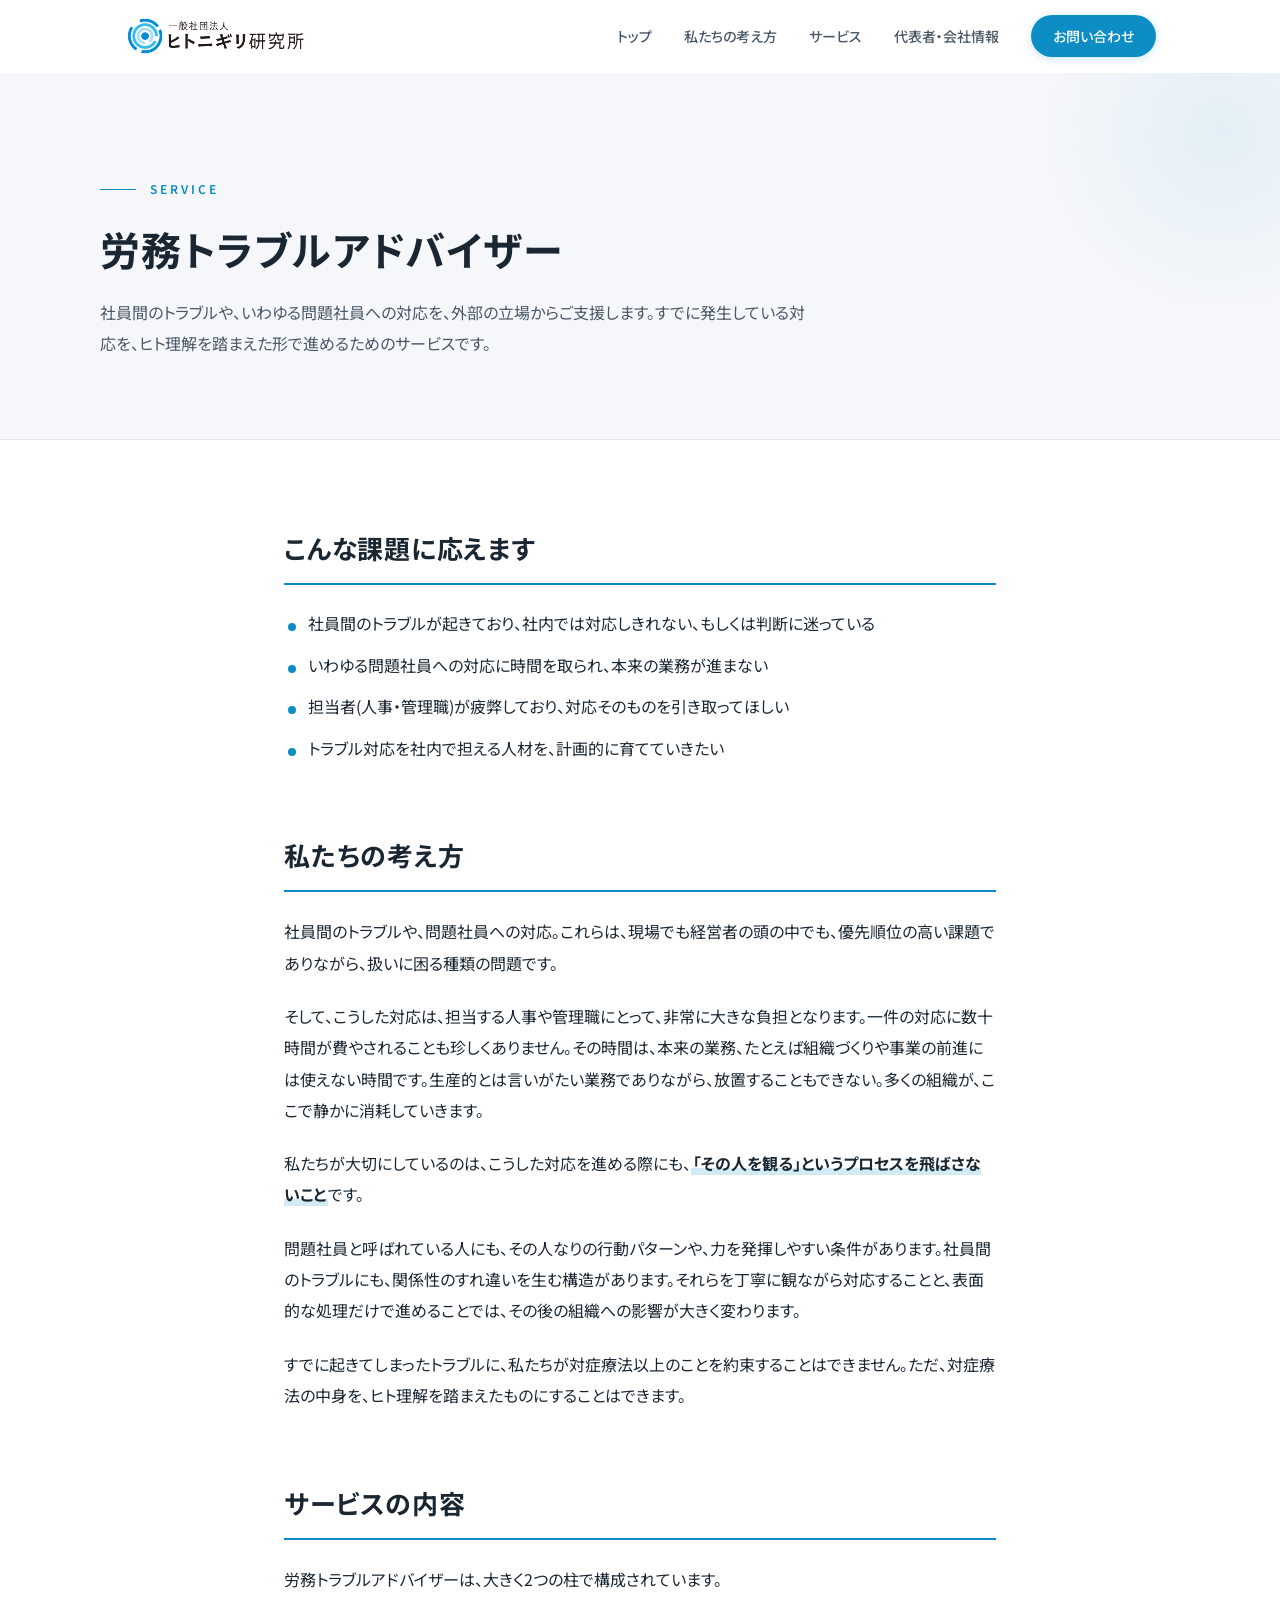
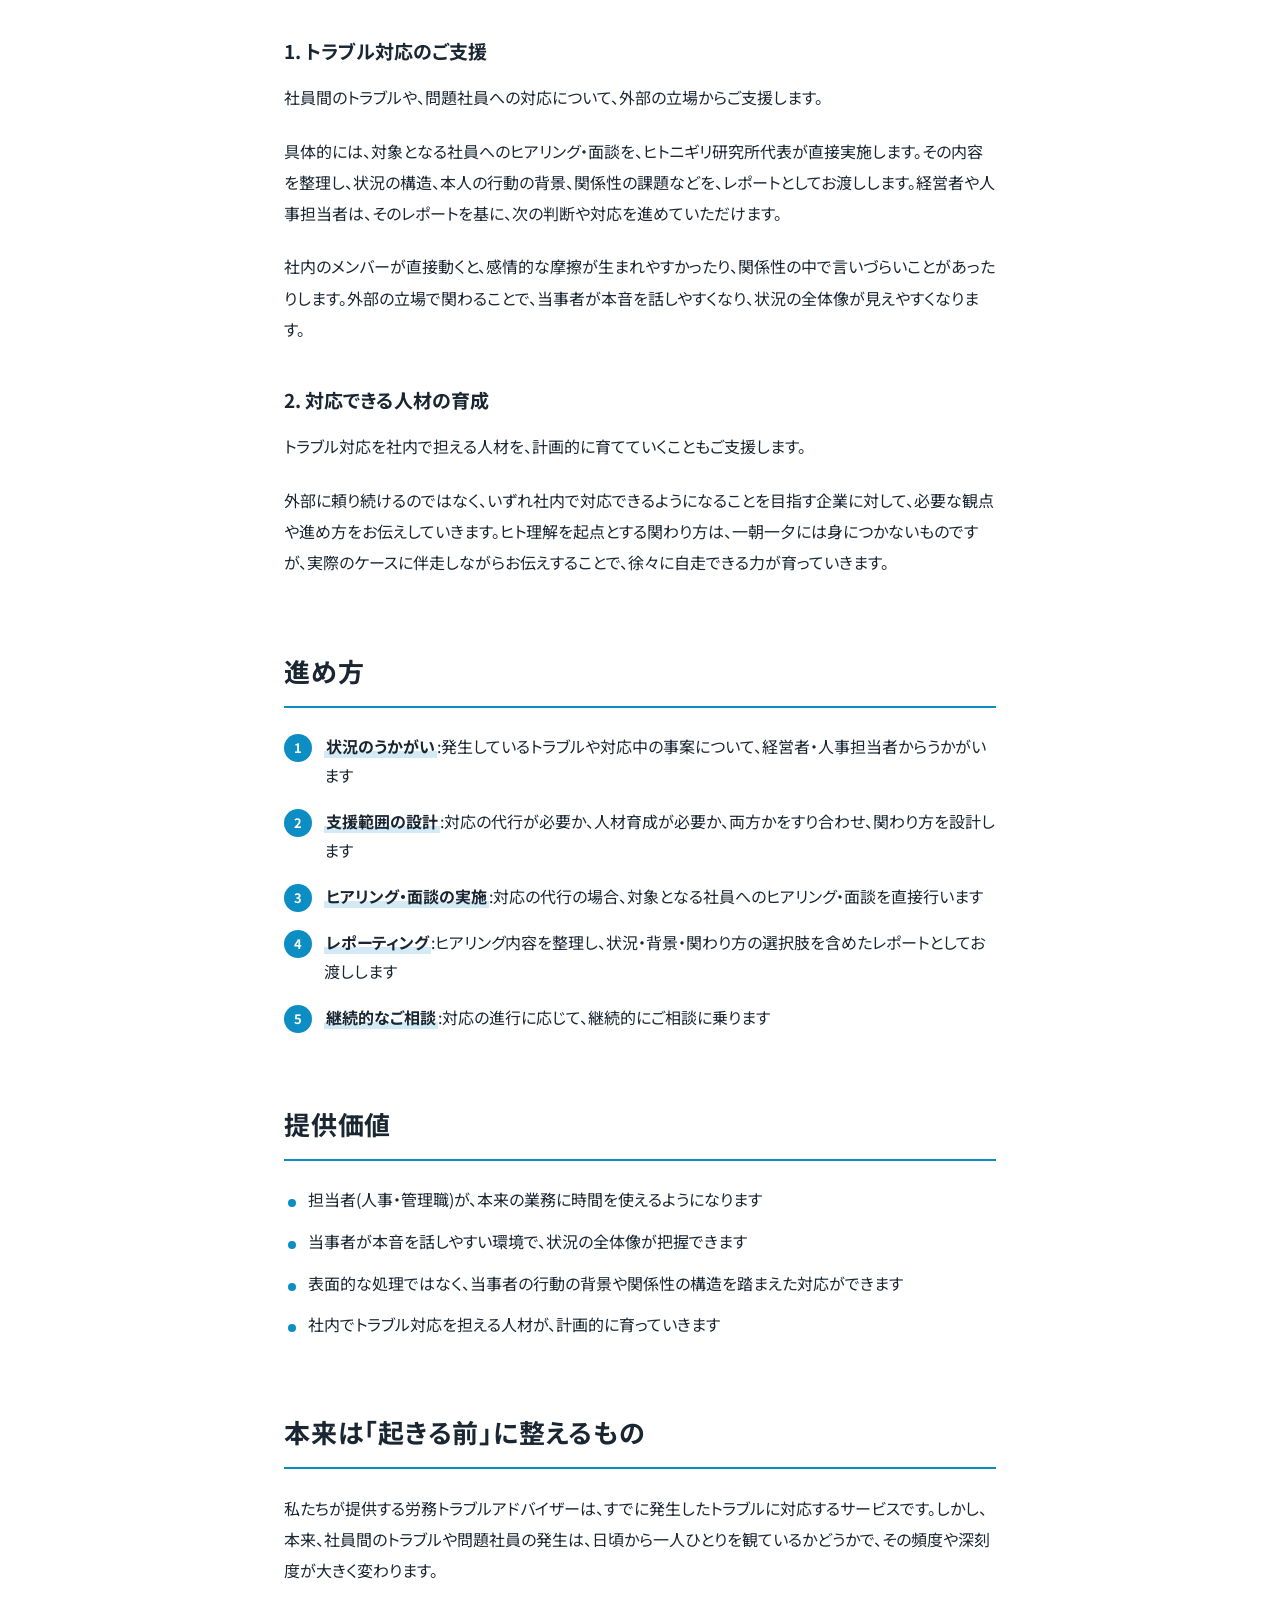
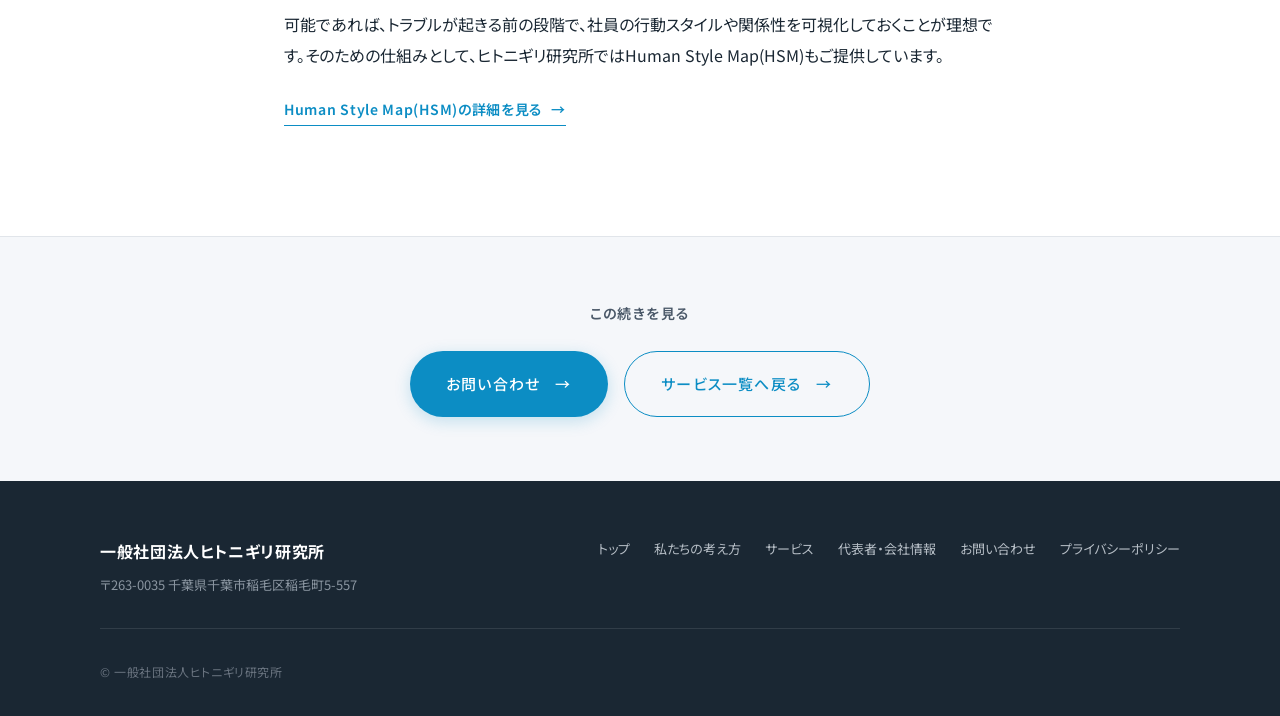
<file: services/labor-advisor/index.html>
<!DOCTYPE html>
<html lang="ja">
<head>
<meta charset="UTF-8">
<meta name="viewport" content="width=device-width, initial-scale=1.0">
<meta name="description" content="社員間のトラブルや問題社員への対応を、外部の立場からご支援します。ヒト理解を踏まえた形で進めるためのサービスです。">
<title>労務トラブルアドバイザー | ヒトニギリ研究所</title>
<link rel="canonical" href="https://hitonigiri.com/services/labor-advisor/">
<meta property="og:type" content="website">
<meta property="og:url" content="https://hitonigiri.com/services/labor-advisor/">
<meta property="og:title" content="労務トラブルアドバイザー | ヒトニギリ研究所">
<meta property="og:description" content="社員間のトラブルや問題社員への対応を、外部の立場からご支援します。ヒト理解を踏まえた形で進めるためのサービスです。">
<meta property="og:image" content="https://hitonigiri.com/assets/images/logo.png">
<meta property="og:site_name" content="ヒトニギリ研究所">
<meta property="og:locale" content="ja_JP">
<meta name="twitter:card" content="summary">
<meta name="twitter:title" content="労務トラブルアドバイザー | ヒトニギリ研究所">
<meta name="twitter:description" content="社員間のトラブルや問題社員への対応を、外部の立場からご支援します。ヒト理解を踏まえた形で進めるためのサービスです。">
<meta name="twitter:image" content="https://hitonigiri.com/assets/images/logo.png">
<script type="application/ld+json">
{
  "@context": "https://schema.org",
  "@type": "Service",
  "name": "労務トラブルアドバイザー",
  "url": "https://hitonigiri.com/services/labor-advisor/",
  "description": "社員間トラブルや問題社員対応を外部の立場から支援。代表が直接ヒアリング・面談を実施しレポート化する対応代行と、社内で対応できる人材育成の2本柱。",
  "provider": {
    "@type": "Organization",
    "name": "一般社団法人ヒトニギリ研究所",
    "url": "https://hitonigiri.com/"
  },
  "areaServed": "JP",
  "serviceType": "労務コンサルティング"
}
</script>
<link rel="icon" type="image/png" href="../../assets/images/favicon.png">
<link rel="stylesheet" href="../../css/style.css">
<link rel="preconnect" href="https://fonts.googleapis.com">
<link rel="preconnect" href="https://fonts.gstatic.com" crossorigin>
<link rel="stylesheet" href="https://fonts.googleapis.com/css2?family=Noto+Sans+JP:wght@400;500;700&display=swap">
</head>
<body>

<header class="site-header">
  <div class="site-header__inner">
    <a href="../../" class="site-logo"><img src="../../assets/images/logo.png" alt="一般社団法人ヒトニギリ研究所"></a>
    <button class="nav-toggle" aria-label="メニューを開く" aria-expanded="false">
      <span></span><span></span><span></span>
    </button>
    <nav class="site-nav" aria-label="グローバルナビゲーション">
      <ul>
        <li><a href="../../">トップ</a></li>
        <li><a href="../../philosophy/">私たちの考え方</a></li>
        <li><a href="../../services/">サービス</a></li>
        <li><a href="../../about/">代表者・会社情報</a></li>
        <li><a href="../../contact/" class="nav-cta">お問い合わせ</a></li>
      </ul>
    </nav>
  </div>
</header>

<main>

  <section class="page-header">
    <div class="page-header__inner" data-animate="fade-up">
      <span class="page-header__eyebrow">Service</span>
      <h1>労務トラブルアドバイザー</h1>
      <p class="page-header__lead">
        社員間のトラブルや、いわゆる問題社員への対応を、外部の立場からご支援します。すでに発生している対応を、ヒト理解を踏まえた形で進めるためのサービスです。
      </p>
    </div>
  </section>

  <section class="section">
    <div class="container-narrow">
      <article class="prose" data-animate="fade-up">

        <h2>こんな課題に応えます</h2>
        <ul>
          <li>社員間のトラブルが起きており、社内では対応しきれない、もしくは判断に迷っている</li>
          <li>いわゆる問題社員への対応に時間を取られ、本来の業務が進まない</li>
          <li>担当者(人事・管理職)が疲弊しており、対応そのものを引き取ってほしい</li>
          <li>トラブル対応を社内で担える人材を、計画的に育てていきたい</li>
        </ul>

        <h2>私たちの考え方</h2>
        <p>社員間のトラブルや、問題社員への対応。これらは、現場でも経営者の頭の中でも、優先順位の高い課題でありながら、扱いに困る種類の問題です。</p>
        <p>そして、こうした対応は、担当する人事や管理職にとって、非常に大きな負担となります。一件の対応に数十時間が費やされることも珍しくありません。その時間は、本来の業務、たとえば組織づくりや事業の前進には使えない時間です。生産的とは言いがたい業務でありながら、放置することもできない。多くの組織が、ここで静かに消耗していきます。</p>
        <p>私たちが大切にしているのは、こうした対応を進める際にも、<strong>「その人を観る」というプロセスを飛ばさないこと</strong>です。</p>
        <p>問題社員と呼ばれている人にも、その人なりの行動パターンや、力を発揮しやすい条件があります。社員間のトラブルにも、関係性のすれ違いを生む構造があります。それらを丁寧に観ながら対応することと、表面的な処理だけで進めることでは、その後の組織への影響が大きく変わります。</p>
        <p>すでに起きてしまったトラブルに、私たちが対症療法以上のことを約束することはできません。ただ、対症療法の中身を、ヒト理解を踏まえたものにすることはできます。</p>

        <h2>サービスの内容</h2>
        <p>労務トラブルアドバイザーは、大きく2つの柱で構成されています。</p>

        <h3>1. トラブル対応のご支援</h3>
        <p>社員間のトラブルや、問題社員への対応について、外部の立場からご支援します。</p>
        <p>具体的には、対象となる社員へのヒアリング・面談を、ヒトニギリ研究所代表が直接実施します。その内容を整理し、状況の構造、本人の行動の背景、関係性の課題などを、レポートとしてお渡しします。経営者や人事担当者は、そのレポートを基に、次の判断や対応を進めていただけます。</p>
        <p>社内のメンバーが直接動くと、感情的な摩擦が生まれやすかったり、関係性の中で言いづらいことがあったりします。外部の立場で関わることで、当事者が本音を話しやすくなり、状況の全体像が見えやすくなります。</p>

        <h3>2. 対応できる人材の育成</h3>
        <p>トラブル対応を社内で担える人材を、計画的に育てていくこともご支援します。</p>
        <p>外部に頼り続けるのではなく、いずれ社内で対応できるようになることを目指す企業に対して、必要な観点や進め方をお伝えしていきます。ヒト理解を起点とする関わり方は、一朝一夕には身につかないものですが、実際のケースに伴走しながらお伝えすることで、徐々に自走できる力が育っていきます。</p>

        <h2>進め方</h2>
        <ol>
          <li><strong>状況のうかがい</strong>:発生しているトラブルや対応中の事案について、経営者・人事担当者からうかがいます</li>
          <li><strong>支援範囲の設計</strong>:対応の代行が必要か、人材育成が必要か、両方かをすり合わせ、関わり方を設計します</li>
          <li><strong>ヒアリング・面談の実施</strong>:対応の代行の場合、対象となる社員へのヒアリング・面談を直接行います</li>
          <li><strong>レポーティング</strong>:ヒアリング内容を整理し、状況・背景・関わり方の選択肢を含めたレポートとしてお渡しします</li>
          <li><strong>継続的なご相談</strong>:対応の進行に応じて、継続的にご相談に乗ります</li>
        </ol>

        <h2>提供価値</h2>
        <ul>
          <li>担当者(人事・管理職)が、本来の業務に時間を使えるようになります</li>
          <li>当事者が本音を話しやすい環境で、状況の全体像が把握できます</li>
          <li>表面的な処理ではなく、当事者の行動の背景や関係性の構造を踏まえた対応ができます</li>
          <li>社内でトラブル対応を担える人材が、計画的に育っていきます</li>
        </ul>

        <h2>本来は「起きる前」に整えるもの</h2>
        <p>私たちが提供する労務トラブルアドバイザーは、すでに発生したトラブルに対応するサービスです。しかし、本来、社員間のトラブルや問題社員の発生は、日頃から一人ひとりを観ているかどうかで、その頻度や深刻度が大きく変わります。</p>
        <p>可能であれば、トラブルが起きる前の段階で、社員の行動スタイルや関係性を可視化しておくことが理想です。そのための仕組みとして、ヒトニギリ研究所ではHuman Style Map(HSM)もご提供しています。</p>
        <p><a href="../hsm/" class="service-block__link">Human Style Map(HSM)の詳細を見る <span>→</span></a></p>

      </article>
    </div>
  </section>

  <section class="page-nav">
    <div class="container">
      <p class="page-nav__title">この続きを見る</p>
      <div class="page-nav__links">
        <a href="../../contact/" class="btn btn--primary">お問い合わせ <span class="btn__arrow">→</span></a>
        <a href="../" class="btn btn--outline">サービス一覧へ戻る <span class="btn__arrow">→</span></a>
      </div>
    </div>
  </section>

</main>

<footer class="site-footer">
  <div class="site-footer__inner">
    <div class="site-footer__top">
      <div>
        <div class="site-footer__brand">一般社団法人ヒトニギリ研究所</div>
        <div class="site-footer__address">〒263-0035 千葉県千葉市稲毛区稲毛町5-557</div>
      </div>
      <nav class="site-footer__links" aria-label="フッターナビゲーション">
        <a href="../../">トップ</a>
        <a href="../../philosophy/">私たちの考え方</a>
        <a href="../../services/">サービス</a>
        <a href="../../about/">代表者・会社情報</a>
        <a href="../../contact/">お問い合わせ</a>
        <a href="../../privacy/">プライバシーポリシー</a>
      </nav>
    </div>
    <div class="site-footer__copy">© 一般社団法人ヒトニギリ研究所</div>
  </div>
</footer>

<script src="../../js/main.js"></script>
</body>
</html>
</file>
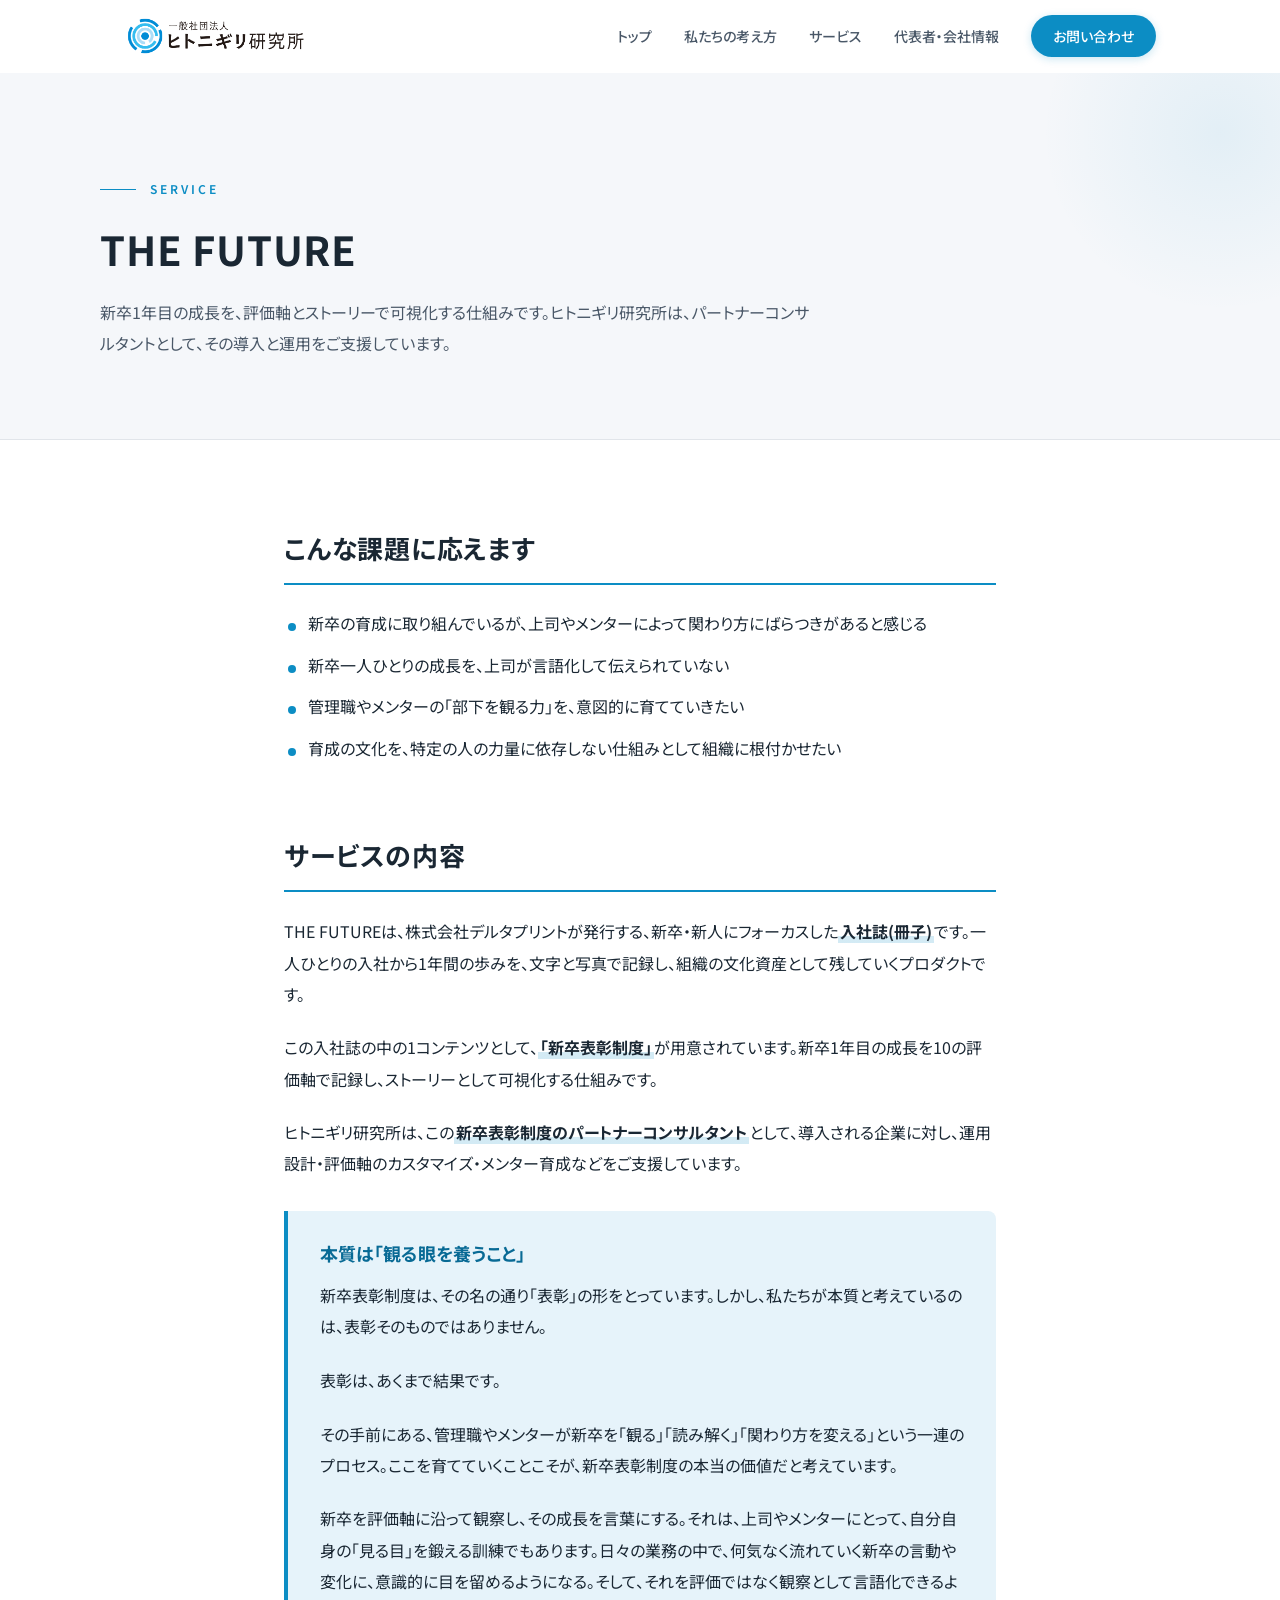
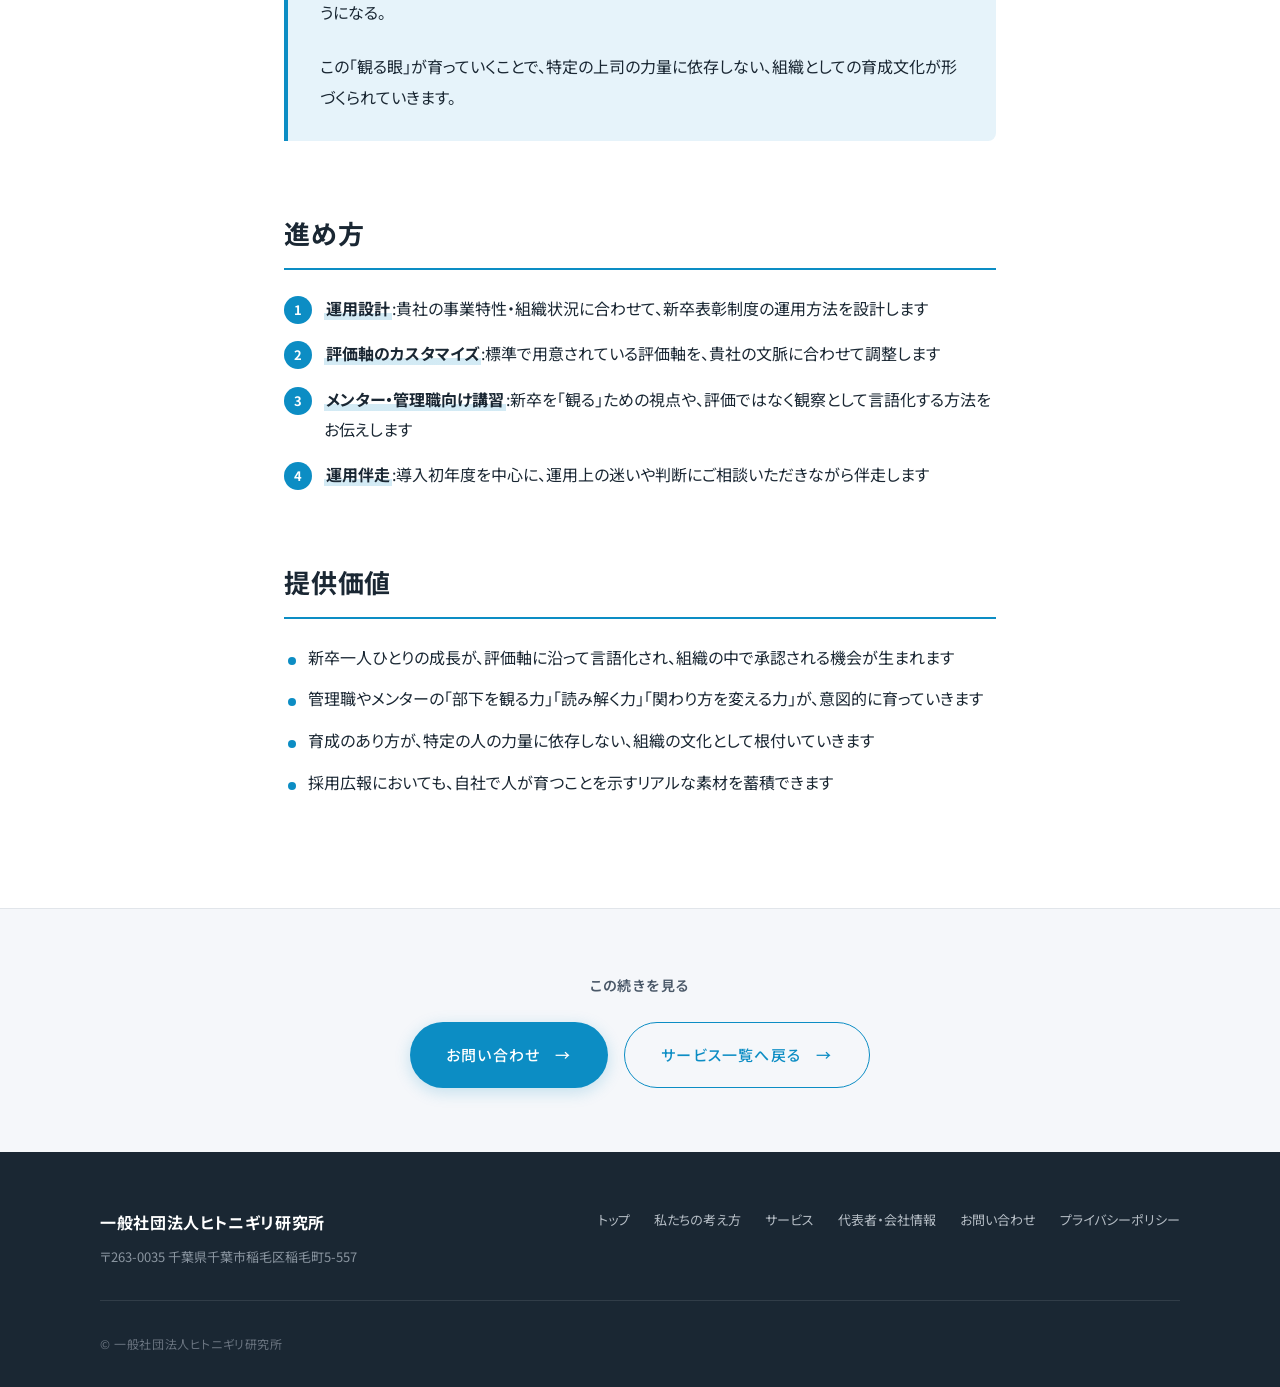
<file: services/the-future/index.html>
<!DOCTYPE html>
<html lang="ja">
<head>
<meta charset="UTF-8">
<meta name="viewport" content="width=device-width, initial-scale=1.0">
<meta name="description" content="THE FUTUREは、新卒1年目の成長を、評価軸とストーリーで可視化する仕組みです。ヒトニギリ研究所はパートナーコンサルタントとして導入と運用を支援します。">
<title>THE FUTURE | ヒトニギリ研究所</title>
<link rel="canonical" href="https://hitonigiri.com/services/the-future/">
<meta property="og:type" content="website">
<meta property="og:url" content="https://hitonigiri.com/services/the-future/">
<meta property="og:title" content="THE FUTURE | ヒトニギリ研究所">
<meta property="og:description" content="THE FUTUREは、新卒1年目の成長を、評価軸とストーリーで可視化する仕組みです。ヒトニギリ研究所はパートナーコンサルタントとして導入と運用を支援します。">
<meta property="og:image" content="https://hitonigiri.com/assets/images/logo.png">
<meta property="og:site_name" content="ヒトニギリ研究所">
<meta property="og:locale" content="ja_JP">
<meta name="twitter:card" content="summary">
<meta name="twitter:title" content="THE FUTURE | ヒトニギリ研究所">
<meta name="twitter:description" content="THE FUTUREは、新卒1年目の成長を、評価軸とストーリーで可視化する仕組みです。ヒトニギリ研究所はパートナーコンサルタントとして導入と運用を支援します。">
<meta name="twitter:image" content="https://hitonigiri.com/assets/images/logo.png">
<script type="application/ld+json">
{
  "@context": "https://schema.org",
  "@type": "Service",
  "name": "THE FUTURE 新卒表彰制度 パートナーコンサルティング",
  "url": "https://hitonigiri.com/services/the-future/",
  "description": "株式会社デルタプリント発行の入社誌「THE FUTURE」内の新卒表彰制度について、導入企業の運用設計・評価軸カスタマイズ・メンター育成を支援するパートナーコンサルティング。",
  "provider": {
    "@type": "Organization",
    "name": "一般社団法人ヒトニギリ研究所",
    "url": "https://hitonigiri.com/"
  },
  "areaServed": "JP",
  "serviceType": "新卒育成コンサルティング"
}
</script>
<link rel="icon" type="image/png" href="../../assets/images/favicon.png">
<link rel="stylesheet" href="../../css/style.css">
<link rel="preconnect" href="https://fonts.googleapis.com">
<link rel="preconnect" href="https://fonts.gstatic.com" crossorigin>
<link rel="stylesheet" href="https://fonts.googleapis.com/css2?family=Noto+Sans+JP:wght@400;500;700&display=swap">
</head>
<body>

<header class="site-header">
  <div class="site-header__inner">
    <a href="../../" class="site-logo"><img src="../../assets/images/logo.png" alt="一般社団法人ヒトニギリ研究所"></a>
    <button class="nav-toggle" aria-label="メニューを開く" aria-expanded="false">
      <span></span><span></span><span></span>
    </button>
    <nav class="site-nav" aria-label="グローバルナビゲーション">
      <ul>
        <li><a href="../../">トップ</a></li>
        <li><a href="../../philosophy/">私たちの考え方</a></li>
        <li><a href="../../services/">サービス</a></li>
        <li><a href="../../about/">代表者・会社情報</a></li>
        <li><a href="../../contact/" class="nav-cta">お問い合わせ</a></li>
      </ul>
    </nav>
  </div>
</header>

<main>

  <section class="page-header">
    <div class="page-header__inner" data-animate="fade-up">
      <span class="page-header__eyebrow">Service</span>
      <h1>THE FUTURE</h1>
      <p class="page-header__lead">
        新卒1年目の成長を、評価軸とストーリーで可視化する仕組みです。ヒトニギリ研究所は、パートナーコンサルタントとして、その導入と運用をご支援しています。
      </p>
    </div>
  </section>

  <section class="section">
    <div class="container-narrow">
      <article class="prose" data-animate="fade-up">

        <h2>こんな課題に応えます</h2>
        <ul>
          <li>新卒の育成に取り組んでいるが、上司やメンターによって関わり方にばらつきがあると感じる</li>
          <li>新卒一人ひとりの成長を、上司が言語化して伝えられていない</li>
          <li>管理職やメンターの「部下を観る力」を、意図的に育てていきたい</li>
          <li>育成の文化を、特定の人の力量に依存しない仕組みとして組織に根付かせたい</li>
        </ul>

        <h2>サービスの内容</h2>
        <p>THE FUTUREは、株式会社デルタプリントが発行する、新卒・新人にフォーカスした<strong>入社誌(冊子)</strong>です。一人ひとりの入社から1年間の歩みを、文字と写真で記録し、組織の文化資産として残していくプロダクトです。</p>
        <p>この入社誌の中の1コンテンツとして、<strong>「新卒表彰制度」</strong>が用意されています。新卒1年目の成長を10の評価軸で記録し、ストーリーとして可視化する仕組みです。</p>
        <p>ヒトニギリ研究所は、この<strong>新卒表彰制度のパートナーコンサルタント</strong>として、導入される企業に対し、運用設計・評価軸のカスタマイズ・メンター育成などをご支援しています。</p>

        <div class="highlight-box">
          <h3>本質は「観る眼を養うこと」</h3>
          <p>新卒表彰制度は、その名の通り「表彰」の形をとっています。しかし、私たちが本質と考えているのは、表彰そのものではありません。</p>
          <p>表彰は、あくまで結果です。</p>
          <p>その手前にある、管理職やメンターが新卒を「観る」「読み解く」「関わり方を変える」という一連のプロセス。ここを育てていくことこそが、新卒表彰制度の本当の価値だと考えています。</p>
          <p>新卒を評価軸に沿って観察し、その成長を言葉にする。それは、上司やメンターにとって、自分自身の「見る目」を鍛える訓練でもあります。日々の業務の中で、何気なく流れていく新卒の言動や変化に、意識的に目を留めるようになる。そして、それを評価ではなく観察として言語化できるようになる。</p>
          <p>この「観る眼」が育っていくことで、特定の上司の力量に依存しない、組織としての育成文化が形づくられていきます。</p>
        </div>

        <h2>進め方</h2>
        <ol>
          <li><strong>運用設計</strong>:貴社の事業特性・組織状況に合わせて、新卒表彰制度の運用方法を設計します</li>
          <li><strong>評価軸のカスタマイズ</strong>:標準で用意されている評価軸を、貴社の文脈に合わせて調整します</li>
          <li><strong>メンター・管理職向け講習</strong>:新卒を「観る」ための視点や、評価ではなく観察として言語化する方法をお伝えします</li>
          <li><strong>運用伴走</strong>:導入初年度を中心に、運用上の迷いや判断にご相談いただきながら伴走します</li>
        </ol>

        <h2>提供価値</h2>
        <ul>
          <li>新卒一人ひとりの成長が、評価軸に沿って言語化され、組織の中で承認される機会が生まれます</li>
          <li>管理職やメンターの「部下を観る力」「読み解く力」「関わり方を変える力」が、意図的に育っていきます</li>
          <li>育成のあり方が、特定の人の力量に依存しない、組織の文化として根付いていきます</li>
          <li>採用広報においても、自社で人が育つことを示すリアルな素材を蓄積できます</li>
        </ul>

      </article>
    </div>
  </section>

  <section class="page-nav">
    <div class="container">
      <p class="page-nav__title">この続きを見る</p>
      <div class="page-nav__links">
        <a href="../../contact/" class="btn btn--primary">お問い合わせ <span class="btn__arrow">→</span></a>
        <a href="../" class="btn btn--outline">サービス一覧へ戻る <span class="btn__arrow">→</span></a>
      </div>
    </div>
  </section>

</main>

<footer class="site-footer">
  <div class="site-footer__inner">
    <div class="site-footer__top">
      <div>
        <div class="site-footer__brand">一般社団法人ヒトニギリ研究所</div>
        <div class="site-footer__address">〒263-0035 千葉県千葉市稲毛区稲毛町5-557</div>
      </div>
      <nav class="site-footer__links" aria-label="フッターナビゲーション">
        <a href="../../">トップ</a>
        <a href="../../philosophy/">私たちの考え方</a>
        <a href="../../services/">サービス</a>
        <a href="../../about/">代表者・会社情報</a>
        <a href="../../contact/">お問い合わせ</a>
        <a href="../../privacy/">プライバシーポリシー</a>
      </nav>
    </div>
    <div class="site-footer__copy">© 一般社団法人ヒトニギリ研究所</div>
  </div>
</footer>

<script src="../../js/main.js"></script>
</body>
</html>
</file>
<file: css/style.css>
/* ============================================================
   ヒトニギリ研究所 - Common Stylesheet
   Brand Color: #0C8DC4
   Tone: 誠実・落ち着き・専門性
   ============================================================ */

/* --- Reset & Base ------------------------------------------- */
*, *::before, *::after { box-sizing: border-box; }
html, body, h1, h2, h3, h4, p, ul, ol, dl, figure, blockquote {
  margin: 0;
  padding: 0;
}
ul, ol { list-style: none; }
img { max-width: 100%; height: auto; display: block; }
a { color: inherit; text-decoration: none; }
button { font: inherit; cursor: pointer; border: none; background: none; }

:root {
  --color-brand: #0C8DC4;
  --color-brand-dark: #086A95;
  --color-brand-soft: #E6F3FA;
  --color-ink: #1A2733;
  --color-ink-soft: #4A5868;
  --color-ink-mute: #7A8694;
  --color-line: #E1E5EA;
  --color-bg: #FFFFFF;
  --color-bg-soft: #F5F7FA;
  --color-bg-section: #FAFBFC;
  --shadow-sm: 0 1px 2px rgba(26, 39, 51, 0.06);
  --shadow-md: 0 4px 16px rgba(26, 39, 51, 0.08);
  --radius-sm: 4px;
  --radius-md: 8px;
  --radius-lg: 12px;
  --max-content: 1080px;
  --max-narrow: 760px;
}

html {
  scroll-behavior: smooth;
  -webkit-text-size-adjust: 100%;
}

body {
  font-family: "Noto Sans JP", "Hiragino Kaku Gothic ProN", "Hiragino Sans",
               "Yu Gothic", "Meiryo", "Inter", -apple-system,
               BlinkMacSystemFont, "Segoe UI", sans-serif;
  font-size: 16px;
  line-height: 1.85;
  color: var(--color-ink);
  background: var(--color-bg);
  font-feature-settings: "palt";
  -webkit-font-smoothing: antialiased;
  -moz-osx-font-smoothing: grayscale;
}

/* --- Layout Containers -------------------------------------- */
.container {
  width: 100%;
  max-width: var(--max-content);
  margin: 0 auto;
  padding: 0 24px;
}
.container-narrow {
  width: 100%;
  max-width: var(--max-narrow);
  margin: 0 auto;
  padding: 0 24px;
}

/* --- Header ------------------------------------------------- */
.site-header {
  position: sticky;
  top: 0;
  z-index: 100;
  background: rgba(255, 255, 255, 0.92);
  backdrop-filter: saturate(180%) blur(10px);
  -webkit-backdrop-filter: saturate(180%) blur(10px);
  border-bottom: 1px solid transparent;
  transition: border-color 0.3s, box-shadow 0.3s, background 0.3s;
}
.site-header.is-scrolled {
  background: rgba(255, 255, 255, 0.96);
  border-bottom-color: var(--color-line);
  box-shadow: 0 4px 24px rgba(26, 39, 51, 0.05);
}
.site-header__inner {
  display: flex;
  align-items: center;
  justify-content: space-between;
  height: 72px;
  max-width: var(--max-content);
  margin: 0 auto;
  padding: 0 24px;
}
.site-logo {
  display: inline-flex;
  align-items: center;
  font-size: 18px;
  font-weight: 700;
  letter-spacing: 0.04em;
  color: var(--color-ink);
}
.site-logo span {
  color: var(--color-brand);
}
.site-logo img {
  height: 40px;
  width: auto;
  display: block;
}
.site-nav ul {
  display: flex;
  gap: 32px;
  align-items: center;
}
.site-nav a {
  position: relative;
  font-size: 14px;
  font-weight: 500;
  color: var(--color-ink-soft);
  transition: color 0.2s;
  padding: 4px 0;
}
.site-nav ul > li > a:not(.nav-cta)::after {
  content: "";
  position: absolute;
  left: 0;
  bottom: 0;
  width: 100%;
  height: 1.5px;
  background: var(--color-brand);
  transform: scaleX(0);
  transform-origin: right center;
  transition: transform 0.35s cubic-bezier(0.65, 0, 0.35, 1);
}
.site-nav ul > li > a:not(.nav-cta):hover {
  color: var(--color-brand);
}
.site-nav ul > li > a:not(.nav-cta):hover::after {
  transform: scaleX(1);
  transform-origin: left center;
}
.site-nav .nav-cta {
  background: var(--color-brand);
  color: #fff;
  padding: 11px 22px;
  border-radius: 999px;
  font-weight: 500;
  transition: all 0.3s cubic-bezier(0.65, 0, 0.35, 1);
  box-shadow: 0 2px 8px rgba(12, 141, 196, 0.22);
}
.site-nav .nav-cta:hover {
  background: var(--color-brand-dark);
  color: #fff;
  transform: translateY(-1px);
  box-shadow: 0 6px 16px rgba(12, 141, 196, 0.32);
}

.nav-toggle {
  display: none;
  width: 32px;
  height: 32px;
  position: relative;
}
.nav-toggle span {
  position: absolute;
  left: 4px;
  right: 4px;
  height: 2px;
  background: var(--color-ink);
  transition: 0.25s;
}
.nav-toggle span:nth-child(1) { top: 9px; }
.nav-toggle span:nth-child(2) { top: 15px; }
.nav-toggle span:nth-child(3) { top: 21px; }
.nav-toggle.is-open span:nth-child(1) { transform: translateY(6px) rotate(45deg); }
.nav-toggle.is-open span:nth-child(2) { opacity: 0; }
.nav-toggle.is-open span:nth-child(3) { transform: translateY(-6px) rotate(-45deg); }

/* --- Hero / First View -------------------------------------- */
.hero {
  position: relative;
  background: linear-gradient(180deg, #F5F9FC 0%, #FFFFFF 100%);
  padding: 140px 24px 140px;
  min-height: 88vh;
  display: flex;
  align-items: center;
  text-align: left;
  overflow: hidden;
}
.hero::before {
  content: "";
  position: absolute;
  top: -200px;
  right: -200px;
  width: 560px;
  height: 560px;
  background: radial-gradient(circle, rgba(12, 141, 196, 0.1) 0%, transparent 70%);
  border-radius: 50%;
  pointer-events: none;
  animation: hero-pulse 8s ease-in-out infinite;
}
.hero::after {
  content: "";
  position: absolute;
  bottom: -120px;
  left: -120px;
  width: 360px;
  height: 360px;
  background: radial-gradient(circle, rgba(12, 141, 196, 0.06) 0%, transparent 70%);
  border-radius: 50%;
  pointer-events: none;
  animation: hero-pulse 10s ease-in-out infinite reverse;
}
@keyframes hero-pulse {
  0%, 100% { transform: scale(1); opacity: 1; }
  50% { transform: scale(1.08); opacity: 0.85; }
}
.hero__inner {
  position: relative;
  width: 100%;
  max-width: var(--max-content);
  margin: 0 auto;
  z-index: 2;
}
.hero__eyebrow {
  display: inline-flex;
  align-items: center;
  gap: 14px;
  font-size: 12px;
  font-weight: 600;
  letter-spacing: 0.25em;
  color: var(--color-brand);
  text-transform: uppercase;
  margin-bottom: 28px;
}
.hero__eyebrow::before {
  content: "";
  width: 48px;
  height: 1px;
  background: var(--color-brand);
}
.hero__main {
  font-size: clamp(30px, 5.6vw, 60px);
  font-weight: 700;
  line-height: 1.45;
  letter-spacing: 0.02em;
  color: var(--color-ink);
  margin-bottom: 36px;
}
.hero__main .accent {
  position: relative;
  color: var(--color-brand);
  display: inline-block;
}
.hero__main .accent::after {
  content: "";
  position: absolute;
  left: 0;
  bottom: -4px;
  width: 100%;
  height: 6px;
  background: rgba(12, 141, 196, 0.18);
  z-index: -1;
}
.hero__sub {
  font-size: clamp(15px, 1.8vw, 19px);
  font-weight: 400;
  color: var(--color-ink-soft);
  letter-spacing: 0.06em;
  line-height: 1.9;
}

/* Scroll indicator */
.scroll-indicator {
  position: absolute;
  bottom: 32px;
  left: 50%;
  transform: translateX(-50%);
  display: flex;
  flex-direction: column;
  align-items: center;
  gap: 12px;
  z-index: 3;
  pointer-events: none;
}
.scroll-indicator__label {
  font-size: 11px;
  font-weight: 600;
  letter-spacing: 0.25em;
  color: var(--color-ink-soft);
  text-transform: uppercase;
}
.scroll-indicator__line {
  position: relative;
  width: 1px;
  height: 64px;
  background: rgba(26, 39, 51, 0.15);
  overflow: hidden;
}
.scroll-indicator__line::after {
  content: "";
  position: absolute;
  top: -64px;
  left: 0;
  width: 100%;
  height: 64px;
  background: var(--color-brand);
  animation: scroll-line 2.2s cubic-bezier(0.76, 0, 0.24, 1) infinite;
}
@keyframes scroll-line {
  0% { transform: translateY(0); }
  100% { transform: translateY(192px); }
}

/* --- Page Header (non-top pages) ---------------------------- */
.page-header {
  position: relative;
  background: var(--color-bg-soft);
  padding: 96px 24px 80px;
  border-bottom: 1px solid var(--color-line);
  overflow: hidden;
}
.page-header::before {
  content: "";
  position: absolute;
  top: -120px;
  right: -120px;
  width: 360px;
  height: 360px;
  background: radial-gradient(circle, rgba(12, 141, 196, 0.08) 0%, transparent 70%);
  border-radius: 50%;
  pointer-events: none;
}
.page-header__inner {
  position: relative;
  z-index: 1;
  max-width: var(--max-content);
  margin: 0 auto;
}
.page-header__eyebrow {
  display: inline-flex;
  align-items: center;
  gap: 14px;
  font-size: 12px;
  font-weight: 600;
  color: var(--color-brand);
  letter-spacing: 0.25em;
  text-transform: uppercase;
  margin-bottom: 20px;
}
.page-header__eyebrow::before {
  content: "";
  width: 36px;
  height: 1px;
  background: var(--color-brand);
}
.page-header h1 {
  font-size: clamp(28px, 4vw, 40px);
  font-weight: 700;
  letter-spacing: 0.02em;
  line-height: 1.4;
  color: var(--color-ink);
  margin-bottom: 20px;
}
.page-header__lead {
  font-size: 16px;
  color: var(--color-ink-soft);
  max-width: 720px;
  line-height: 1.95;
}

/* --- Sections ----------------------------------------------- */
.section {
  padding: 88px 0;
}
.section--soft {
  background: var(--color-bg-section);
}
.section--brand {
  background: linear-gradient(135deg, #0C8DC4 0%, #086A95 100%);
  color: #fff;
}
.section__title {
  font-size: clamp(22px, 2.8vw, 30px);
  font-weight: 700;
  letter-spacing: 0.04em;
  color: var(--color-ink);
  margin-bottom: 16px;
  line-height: 1.4;
}
.section__lead {
  font-size: 16px;
  color: var(--color-ink-soft);
  margin-bottom: 48px;
  max-width: 720px;
  line-height: 1.95;
}
.section__eyebrow {
  display: inline-flex;
  align-items: center;
  gap: 14px;
  font-size: 12px;
  font-weight: 600;
  color: var(--color-brand);
  letter-spacing: 0.25em;
  text-transform: uppercase;
  margin-bottom: 16px;
}
.section__eyebrow::before {
  content: "";
  width: 36px;
  height: 1px;
  background: var(--color-brand);
}

/* --- Prose (Article Content) -------------------------------- */
.prose {
  max-width: 760px;
  margin: 0 auto;
}
.prose h2 {
  font-size: clamp(20px, 2.4vw, 26px);
  font-weight: 700;
  letter-spacing: 0.03em;
  color: var(--color-ink);
  margin: 72px 0 24px;
  padding-bottom: 16px;
  border-bottom: 2px solid var(--color-brand);
  line-height: 1.5;
}
.prose h2:first-child { margin-top: 0; }
.prose h3 {
  font-size: 19px;
  font-weight: 700;
  color: var(--color-ink);
  margin: 40px 0 16px;
  line-height: 1.6;
}
.prose p {
  font-size: 16px;
  color: var(--color-ink);
  line-height: 1.95;
  margin-bottom: 1.4em;
}
.prose p + p { margin-top: 0; }
.prose strong {
  font-weight: 700;
  background: linear-gradient(transparent 70%, rgba(12, 141, 196, 0.18) 70%);
  padding: 0 2px;
}
.prose ul {
  margin: 16px 0 1.4em;
  padding-left: 0;
}
.prose ul li {
  position: relative;
  padding-left: 24px;
  margin-bottom: 12px;
  font-size: 16px;
  line-height: 1.85;
  color: var(--color-ink);
}
.prose ul li::before {
  content: "";
  position: absolute;
  left: 4px;
  top: 14px;
  width: 8px;
  height: 8px;
  background: var(--color-brand);
  border-radius: 50%;
}
.prose ol {
  counter-reset: prose-counter;
  margin: 16px 0 1.4em;
}
.prose ol li {
  position: relative;
  padding-left: 40px;
  margin-bottom: 16px;
  counter-increment: prose-counter;
  line-height: 1.85;
}
.prose ol li::before {
  content: counter(prose-counter);
  position: absolute;
  left: 0;
  top: 2px;
  width: 28px;
  height: 28px;
  background: var(--color-brand);
  color: #fff;
  font-weight: 700;
  font-size: 13px;
  border-radius: 50%;
  display: flex;
  align-items: center;
  justify-content: center;
}
.prose .lead {
  font-size: 18px;
  color: var(--color-ink-soft);
  line-height: 2;
  margin-bottom: 48px;
}
.prose blockquote {
  border-left: 4px solid var(--color-brand);
  background: var(--color-bg-soft);
  padding: 20px 24px;
  margin: 32px 0;
  font-size: 16px;
  color: var(--color-ink-soft);
}

/* --- Highlight Box ------------------------------------------ */
.highlight-box {
  background: var(--color-brand-soft);
  border-left: 4px solid var(--color-brand);
  padding: 28px 32px;
  border-radius: 0 var(--radius-md) var(--radius-md) 0;
  margin: 32px 0;
}
.highlight-box h3 {
  font-size: 18px;
  color: var(--color-brand-dark);
  margin: 0 0 12px;
}
.highlight-box p:last-child { margin-bottom: 0; }

/* --- Buttons ------------------------------------------------ */
.btn {
  position: relative;
  display: inline-flex;
  align-items: center;
  gap: 14px;
  padding: 18px 36px;
  font-size: 15px;
  font-weight: 500;
  letter-spacing: 0.08em;
  border-radius: 999px;
  transition: all 0.4s cubic-bezier(0.65, 0, 0.35, 1);
  white-space: nowrap;
  overflow: hidden;
  isolation: isolate;
}
.btn--primary {
  background: var(--color-brand);
  color: #fff;
  box-shadow: 0 4px 16px rgba(12, 141, 196, 0.22);
}
.btn--primary::before {
  content: "";
  position: absolute;
  inset: 0;
  background: var(--color-brand-dark);
  transform: translateX(-101%);
  transition: transform 0.5s cubic-bezier(0.76, 0, 0.24, 1);
  z-index: -1;
}
.btn--primary:hover {
  color: #fff;
  transform: translateY(-2px);
  box-shadow: 0 10px 28px rgba(12, 141, 196, 0.36);
}
.btn--primary:hover::before {
  transform: translateX(0);
}
.btn--outline {
  background: transparent;
  color: var(--color-brand);
  border: 1.5px solid var(--color-brand);
}
.btn--outline::before {
  content: "";
  position: absolute;
  inset: 0;
  background: var(--color-brand);
  transform: scaleX(0);
  transform-origin: left center;
  transition: transform 0.5s cubic-bezier(0.76, 0, 0.24, 1);
  z-index: -1;
}
.btn--outline:hover {
  color: #fff;
  border-color: var(--color-brand);
  transform: translateY(-2px);
  box-shadow: 0 8px 24px rgba(12, 141, 196, 0.22);
}
.btn--outline:hover::before {
  transform: scaleX(1);
}
.btn--white {
  background: #fff;
  color: var(--color-brand-dark);
  box-shadow: 0 4px 16px rgba(0, 0, 0, 0.12);
}
.btn--white::before {
  content: "";
  position: absolute;
  inset: 0;
  background: var(--color-bg-soft);
  transform: translateX(-101%);
  transition: transform 0.5s cubic-bezier(0.76, 0, 0.24, 1);
  z-index: -1;
}
.btn--white:hover {
  color: var(--color-brand-dark);
  transform: translateY(-2px);
  box-shadow: 0 10px 28px rgba(0, 0, 0, 0.18);
}
.btn--white:hover::before {
  transform: translateX(0);
}
.btn--large {
  padding: 22px 44px;
  font-size: 16px;
}
.btn__arrow {
  display: inline-flex;
  align-items: center;
  justify-content: center;
  width: 18px;
  height: 12px;
  transition: transform 0.4s cubic-bezier(0.65, 0, 0.35, 1);
}
.btn:hover .btn__arrow {
  transform: translateX(8px);
}

/* --- Service Cards (Top page) ------------------------------- */
.service-grid {
  display: grid;
  grid-template-columns: repeat(auto-fit, minmax(280px, 1fr));
  gap: 28px;
  margin: 56px 0 64px;
}
.service-card {
  position: relative;
  background: #fff;
  border: 1px solid var(--color-line);
  border-radius: var(--radius-lg);
  padding: 40px 32px 32px;
  transition: all 0.4s cubic-bezier(0.65, 0, 0.35, 1);
  display: flex;
  flex-direction: column;
  overflow: hidden;
  isolation: isolate;
}
.service-card::before {
  content: "";
  position: absolute;
  top: 0;
  left: 0;
  width: 100%;
  height: 3px;
  background: linear-gradient(90deg, var(--color-brand) 0%, #34c0ee 100%);
  transform: scaleX(0);
  transform-origin: left center;
  transition: transform 0.5s cubic-bezier(0.65, 0, 0.35, 1);
}
.service-card:hover {
  border-color: var(--color-brand);
  box-shadow: 0 12px 32px rgba(12, 141, 196, 0.15);
  transform: translateY(-6px);
}
.service-card:hover::before {
  transform: scaleX(1);
}
.service-card__num {
  position: absolute;
  top: 20px;
  right: 24px;
  font-size: 44px;
  font-weight: 700;
  color: rgba(12, 141, 196, 0.12);
  letter-spacing: 0;
  line-height: 1;
  font-family: "Inter", "Noto Sans JP", sans-serif;
  transition: color 0.4s;
}
.service-card:hover .service-card__num {
  color: rgba(12, 141, 196, 0.32);
}
.service-card__title {
  font-size: 17px;
  font-weight: 700;
  color: var(--color-ink);
  margin-bottom: 14px;
  line-height: 1.5;
  position: relative;
  z-index: 1;
}
.service-card__desc {
  font-size: 14px;
  color: var(--color-ink-soft);
  line-height: 1.85;
  flex: 1;
}
.service-card__link {
  display: inline-flex;
  align-items: center;
  gap: 8px;
  margin-top: 20px;
  font-size: 13px;
  font-weight: 600;
  color: var(--color-brand);
  letter-spacing: 0.05em;
  transition: gap 0.3s;
}
.service-card:hover .service-card__link {
  gap: 14px;
}

/* --- Service Block (Services list page) --------------------- */
.service-block {
  position: relative;
  background: #fff;
  border: 1px solid var(--color-line);
  border-radius: var(--radius-lg);
  padding: 44px;
  margin-bottom: 28px;
  transition: all 0.4s cubic-bezier(0.65, 0, 0.35, 1);
  overflow: hidden;
  isolation: isolate;
}
.service-block::before {
  content: "";
  position: absolute;
  top: 0;
  left: 0;
  width: 4px;
  height: 100%;
  background: var(--color-brand);
  transform: scaleY(0);
  transform-origin: top center;
  transition: transform 0.5s cubic-bezier(0.65, 0, 0.35, 1);
}
.service-block:hover {
  border-color: var(--color-brand);
  box-shadow: 0 16px 40px rgba(12, 141, 196, 0.12);
  transform: translateY(-4px);
}
.service-block:hover::before {
  transform: scaleY(1);
}
.service-block__title {
  font-size: 22px;
  font-weight: 700;
  color: var(--color-ink);
  margin-bottom: 18px;
  letter-spacing: 0.02em;
  line-height: 1.5;
}
.service-block__body {
  font-size: 15px;
  line-height: 1.95;
  color: var(--color-ink);
  margin-bottom: 24px;
}
.service-block__body strong {
  font-weight: 700;
  background: linear-gradient(transparent 70%, rgba(12, 141, 196, 0.18) 70%);
  padding: 0 2px;
}
.service-block__link {
  display: inline-flex;
  align-items: center;
  gap: 8px;
  font-size: 14px;
  font-weight: 600;
  color: var(--color-brand);
  letter-spacing: 0.05em;
  position: relative;
  padding-bottom: 2px;
  transition: gap 0.3s, color 0.2s;
}
.service-block__link::after {
  content: "";
  position: absolute;
  left: 0;
  bottom: 0;
  width: 100%;
  height: 1px;
  background: var(--color-brand);
  transform: scaleX(0);
  transform-origin: right center;
  transition: transform 0.4s cubic-bezier(0.65, 0, 0.35, 1);
}
.service-block:hover .service-block__link {
  gap: 14px;
  color: var(--color-brand-dark);
}
.service-block:hover .service-block__link::after {
  transform: scaleX(1);
  transform-origin: left center;
}

/* --- About / Profile ---------------------------------------- */
.profile-card {
  display: grid;
  grid-template-columns: 200px 1fr;
  gap: 40px;
  align-items: start;
  background: var(--color-bg-soft);
  padding: 40px;
  border-radius: var(--radius-lg);
  margin-bottom: 48px;
}
.profile-card__photo {
  width: 200px;
  height: 200px;
  background: linear-gradient(135deg, #C5DCE8 0%, #E1ECF2 100%);
  border-radius: 50%;
  display: flex;
  align-items: center;
  justify-content: center;
  color: var(--color-ink-mute);
  font-size: 13px;
  flex-shrink: 0;
  overflow: hidden;
  box-shadow: 0 8px 24px rgba(26, 39, 51, 0.12);
}
.profile-card__photo img {
  width: 100%;
  height: 100%;
  object-fit: cover;
  display: block;
}
.profile-card__info h2 {
  font-size: 24px;
  margin-bottom: 8px;
  border-bottom: none;
  padding-bottom: 0;
  margin-top: 0;
}
.profile-card__role {
  font-size: 14px;
  color: var(--color-ink-soft);
}

.tagline {
  font-size: 22px;
  font-weight: 700;
  line-height: 1.6;
  color: var(--color-ink);
  letter-spacing: 0.02em;
  margin: 40px 0 16px;
}
.tagline + p {
  font-size: 16px;
  color: var(--color-ink-soft);
  margin-bottom: 32px;
}
.tagline .accent,
.accent {
  color: var(--color-brand);
  font-weight: 700;
}

.career-grid {
  display: grid;
  grid-template-columns: 1fr 1fr;
  gap: 24px;
  margin: 32px 0;
}
.career-card {
  background: #fff;
  border: 1px solid var(--color-line);
  border-radius: var(--radius-lg);
  padding: 28px;
}
.career-card h4 {
  font-size: 16px;
  font-weight: 700;
  color: var(--color-brand-dark);
  margin-bottom: 16px;
  padding-bottom: 12px;
  border-bottom: 1px solid var(--color-line);
}
.career-card ul {
  list-style: none;
  padding: 0;
}
.career-card ul li {
  position: relative;
  padding-left: 20px;
  margin-bottom: 10px;
  font-size: 14px;
  color: var(--color-ink);
  line-height: 1.7;
}
.career-card ul li::before {
  content: "";
  position: absolute;
  left: 4px;
  top: 11px;
  width: 6px;
  height: 6px;
  background: var(--color-brand);
  border-radius: 50%;
}

.company-info {
  margin-top: 64px;
}
.company-info h2 {
  font-size: 24px;
  font-weight: 700;
  margin-bottom: 24px;
  padding-bottom: 16px;
  border-bottom: 2px solid var(--color-brand);
}
.company-info dl {
  display: grid;
  grid-template-columns: 180px 1fr;
  gap: 16px 24px;
  font-size: 15px;
}
.company-info dt {
  color: var(--color-ink-soft);
  font-weight: 500;
  padding: 12px 0;
  border-bottom: 1px solid var(--color-line);
}
.company-info dd {
  color: var(--color-ink);
  padding: 12px 0;
  border-bottom: 1px solid var(--color-line);
  margin: 0;
}

/* --- Contact Form ------------------------------------------- */
.form {
  background: #fff;
  padding: 48px;
  border-radius: var(--radius-lg);
  border: 1px solid var(--color-line);
  margin-top: 40px;
}
.form-group {
  margin-bottom: 28px;
}
.form-label {
  display: block;
  font-size: 14px;
  font-weight: 600;
  color: var(--color-ink);
  margin-bottom: 8px;
}
.form-label .required {
  display: inline-block;
  background: var(--color-brand);
  color: #fff;
  font-size: 11px;
  padding: 2px 8px;
  border-radius: 3px;
  margin-left: 8px;
  vertical-align: middle;
  font-weight: 500;
  letter-spacing: 0.05em;
}
.form-label .optional {
  display: inline-block;
  background: var(--color-bg-soft);
  color: var(--color-ink-soft);
  font-size: 11px;
  padding: 2px 8px;
  border-radius: 3px;
  margin-left: 8px;
  vertical-align: middle;
}
.form-input,
.form-select,
.form-textarea {
  width: 100%;
  padding: 14px 16px;
  font-size: 15px;
  border: 1px solid var(--color-line);
  border-radius: var(--radius-md);
  background: #fff;
  color: var(--color-ink);
  transition: border-color 0.2s, box-shadow 0.2s;
  font-family: inherit;
}
.form-input:focus,
.form-select:focus,
.form-textarea:focus {
  outline: none;
  border-color: var(--color-brand);
  box-shadow: 0 0 0 3px rgba(12, 141, 196, 0.12);
}
.form-textarea {
  min-height: 180px;
  resize: vertical;
  line-height: 1.8;
}
.form-select {
  appearance: none;
  background-image: url("data:image/svg+xml,%3Csvg xmlns='http://www.w3.org/2000/svg' width='12' height='8' viewBox='0 0 12 8'%3E%3Cpath fill='%231A2733' d='M6 8L0 0h12z'/%3E%3C/svg%3E");
  background-repeat: no-repeat;
  background-position: right 16px center;
  padding-right: 40px;
}
.form-notice {
  background: var(--color-bg-soft);
  padding: 20px 24px;
  border-radius: var(--radius-md);
  font-size: 13px;
  color: var(--color-ink-soft);
  line-height: 1.85;
  margin: 32px 0 24px;
}
.form-notice a {
  color: var(--color-brand);
  text-decoration: underline;
}
.form-submit {
  display: block;
  width: 100%;
  padding: 18px;
  font-size: 16px;
  font-weight: 600;
  color: #fff;
  background: var(--color-brand);
  border-radius: var(--radius-md);
  letter-spacing: 0.05em;
  transition: background 0.2s, transform 0.1s;
  box-shadow: 0 4px 16px rgba(12, 141, 196, 0.2);
}
.form-submit:hover {
  background: var(--color-brand-dark);
}
.form-submit:active { transform: translateY(1px); }

/* --- Complete Page ------------------------------------------ */
.complete-message {
  text-align: center;
  padding: 80px 24px;
  background: var(--color-bg-soft);
  border-radius: var(--radius-lg);
  margin: 40px 0;
}
.complete-message__icon {
  width: 64px;
  height: 64px;
  margin: 0 auto 24px;
  background: var(--color-brand);
  border-radius: 50%;
  display: flex;
  align-items: center;
  justify-content: center;
  color: #fff;
  font-size: 28px;
}
.complete-message h2 {
  font-size: 22px;
  margin-bottom: 16px;
  color: var(--color-ink);
}
.complete-message p {
  color: var(--color-ink-soft);
  font-size: 15px;
  line-height: 1.95;
  max-width: 480px;
  margin: 0 auto 8px;
}

/* --- Page Nav (bottom) -------------------------------------- */
.page-nav {
  background: var(--color-bg-soft);
  padding: 64px 0;
  border-top: 1px solid var(--color-line);
}
.page-nav__title {
  font-size: 14px;
  font-weight: 600;
  color: var(--color-ink-soft);
  letter-spacing: 0.1em;
  margin-bottom: 24px;
  text-align: center;
}
.page-nav__links {
  display: flex;
  justify-content: center;
  flex-wrap: wrap;
  gap: 16px;
}

/* --- CTA Section -------------------------------------------- */
.cta {
  position: relative;
  background: linear-gradient(135deg, #0C8DC4 0%, #086A95 100%);
  color: #fff;
  padding: 96px 24px;
  text-align: center;
  overflow: hidden;
}
.cta::before {
  content: "";
  position: absolute;
  top: -180px;
  left: -180px;
  width: 480px;
  height: 480px;
  background: radial-gradient(circle, rgba(255, 255, 255, 0.12) 0%, transparent 70%);
  border-radius: 50%;
  pointer-events: none;
}
.cta::after {
  content: "";
  position: absolute;
  bottom: -180px;
  right: -180px;
  width: 480px;
  height: 480px;
  background: radial-gradient(circle, rgba(255, 255, 255, 0.08) 0%, transparent 70%);
  border-radius: 50%;
  pointer-events: none;
}
.cta__inner {
  position: relative;
  z-index: 1;
  max-width: var(--max-narrow);
  margin: 0 auto;
}
.cta__eyebrow {
  display: inline-flex;
  align-items: center;
  gap: 14px;
  font-size: 12px;
  font-weight: 600;
  color: rgba(255, 255, 255, 0.9);
  letter-spacing: 0.25em;
  text-transform: uppercase;
  margin-bottom: 20px;
}
.cta__eyebrow::before {
  content: "";
  width: 36px;
  height: 1px;
  background: rgba(255, 255, 255, 0.7);
}
.cta__title {
  font-size: clamp(24px, 3vw, 32px);
  font-weight: 700;
  margin-bottom: 20px;
  line-height: 1.5;
  letter-spacing: 0.04em;
}
.cta__text {
  font-size: 15px;
  margin-bottom: 40px;
  opacity: 0.95;
  max-width: 600px;
  margin-left: auto;
  margin-right: auto;
  line-height: 1.95;
}

/* --- Footer ------------------------------------------------- */
.site-footer {
  background: var(--color-ink);
  color: #B5BDC5;
  padding: 56px 24px 32px;
  font-size: 14px;
}
.site-footer__inner {
  max-width: var(--max-content);
  margin: 0 auto;
}
.site-footer__top {
  display: flex;
  justify-content: space-between;
  align-items: flex-start;
  flex-wrap: wrap;
  gap: 32px;
  padding-bottom: 32px;
  border-bottom: 1px solid rgba(255, 255, 255, 0.1);
  margin-bottom: 32px;
}
.site-footer__brand {
  font-size: 16px;
  font-weight: 700;
  color: #fff;
  margin-bottom: 8px;
  letter-spacing: 0.04em;
}
.site-footer__address {
  font-size: 13px;
  color: #8A95A0;
  line-height: 1.7;
}
.site-footer__links {
  display: flex;
  gap: 24px;
  flex-wrap: wrap;
}
.site-footer__links a {
  font-size: 13px;
  color: #B5BDC5;
  transition: color 0.2s;
}
.site-footer__links a:hover { color: #fff; }
.site-footer__copy {
  font-size: 12px;
  color: #6A7480;
  letter-spacing: 0.05em;
}

/* --- Utilities ---------------------------------------------- */
.text-center { text-align: center; }
.mt-32 { margin-top: 32px; }
.mb-32 { margin-bottom: 32px; }

/* --- Scroll Animations -------------------------------------- */
[data-animate] {
  opacity: 0;
  will-change: opacity, transform;
  transition: opacity 0.8s cubic-bezier(0.22, 1, 0.36, 1), transform 0.8s cubic-bezier(0.22, 1, 0.36, 1);
}
[data-animate="fade-up"] { transform: translateY(32px); }
[data-animate="fade-in"] { transform: none; }
[data-animate="slide-right"] { transform: translateX(-32px); }
[data-animate="zoom-in"] { transform: scale(0.96); }

[data-animate].is-visible {
  opacity: 1;
  transform: none;
}

[data-stagger] > * {
  opacity: 0;
  transform: translateY(28px);
  transition: opacity 0.7s cubic-bezier(0.22, 1, 0.36, 1), transform 0.7s cubic-bezier(0.22, 1, 0.36, 1);
}
[data-stagger].is-visible > * {
  opacity: 1;
  transform: none;
}
[data-stagger].is-visible > *:nth-child(1) { transition-delay: 0ms; }
[data-stagger].is-visible > *:nth-child(2) { transition-delay: 90ms; }
[data-stagger].is-visible > *:nth-child(3) { transition-delay: 180ms; }
[data-stagger].is-visible > *:nth-child(4) { transition-delay: 270ms; }
[data-stagger].is-visible > *:nth-child(5) { transition-delay: 360ms; }
[data-stagger].is-visible > *:nth-child(6) { transition-delay: 450ms; }

@media (prefers-reduced-motion: reduce) {
  [data-animate],
  [data-stagger] > * {
    opacity: 1 !important;
    transform: none !important;
    transition: none !important;
  }
  .hero::before, .hero::after,
  .scroll-indicator__line::after {
    animation: none !important;
  }
}

/* --- Hero entry (on page load) ------------------------------ */
.hero__eyebrow,
.hero__main,
.hero__sub {
  opacity: 0;
  transform: translateY(24px);
  animation: hero-enter 0.9s cubic-bezier(0.22, 1, 0.36, 1) forwards;
}
.hero__eyebrow { animation-delay: 0.1s; }
.hero__main { animation-delay: 0.25s; }
.hero__sub { animation-delay: 0.45s; }
@keyframes hero-enter {
  to {
    opacity: 1;
    transform: none;
  }
}
.scroll-indicator {
  opacity: 0;
  animation: hero-enter 0.9s cubic-bezier(0.22, 1, 0.36, 1) 0.9s forwards;
}

/* --- Prose strong: cleaner highlight ------------------------ */
.prose a {
  color: var(--color-brand);
  border-bottom: 1px solid currentColor;
  padding-bottom: 1px;
  transition: color 0.2s, border-color 0.2s;
}
.prose a:hover {
  color: var(--color-brand-dark);
}

/* --- Responsive --------------------------------------------- */
@media (max-width: 768px) {
  body { font-size: 15px; }

  .site-header__inner { height: 60px; padding: 0 20px; }
  .site-nav {
    position: fixed;
    top: 60px;
    left: 0;
    right: 0;
    background: #fff;
    border-bottom: 1px solid var(--color-line);
    transform: translateY(-150%);
    transition: transform 0.3s;
    padding: 16px 0;
  }
  .site-nav.is-open { transform: translateY(0); }
  .site-nav ul {
    flex-direction: column;
    gap: 0;
    align-items: stretch;
  }
  .site-nav li { border-bottom: 1px solid var(--color-line); }
  .site-nav li:last-child { border-bottom: none; }
  .site-nav a {
    display: block;
    padding: 16px 24px;
    font-size: 15px;
  }
  .site-nav .nav-cta {
    margin: 12px 24px;
    text-align: center;
    border-radius: var(--radius-md);
  }
  .nav-toggle { display: block; }

  .hero { padding: 72px 20px 64px; }
  .page-header { padding: 56px 20px 40px; }
  .section { padding: 64px 0; }

  .container, .container-narrow { padding: 0 20px; }

  .prose h2 { margin: 56px 0 20px; padding-bottom: 12px; }
  .prose h3 { margin: 32px 0 12px; }

  .profile-card {
    grid-template-columns: 1fr;
    gap: 24px;
    padding: 32px 24px;
    text-align: center;
  }
  .profile-card__photo {
    margin: 0 auto;
    width: 160px;
    height: 160px;
  }
  .profile-card__info h2 { text-align: center; }
  .profile-card__role { text-align: center; }

  .career-grid {
    grid-template-columns: 1fr;
    gap: 16px;
  }

  .company-info dl {
    grid-template-columns: 1fr;
    gap: 0;
  }
  .company-info dt {
    padding: 12px 0 4px;
    border-bottom: none;
  }
  .company-info dd {
    padding: 0 0 12px;
    font-weight: 500;
  }

  .form { padding: 28px 20px; }

  .site-footer__top {
    flex-direction: column;
    align-items: flex-start;
  }
  .site-footer__links { gap: 16px; }

  .page-nav__links {
    flex-direction: column;
    align-items: stretch;
  }
  .page-nav__links .btn { justify-content: center; }
}

@media (max-width: 480px) {
  .hero__main { font-size: 26px; }
  .service-block { padding: 28px 24px; }
  .service-block__title { font-size: 19px; }
  .complete-message { padding: 56px 20px; }
}
</file>
